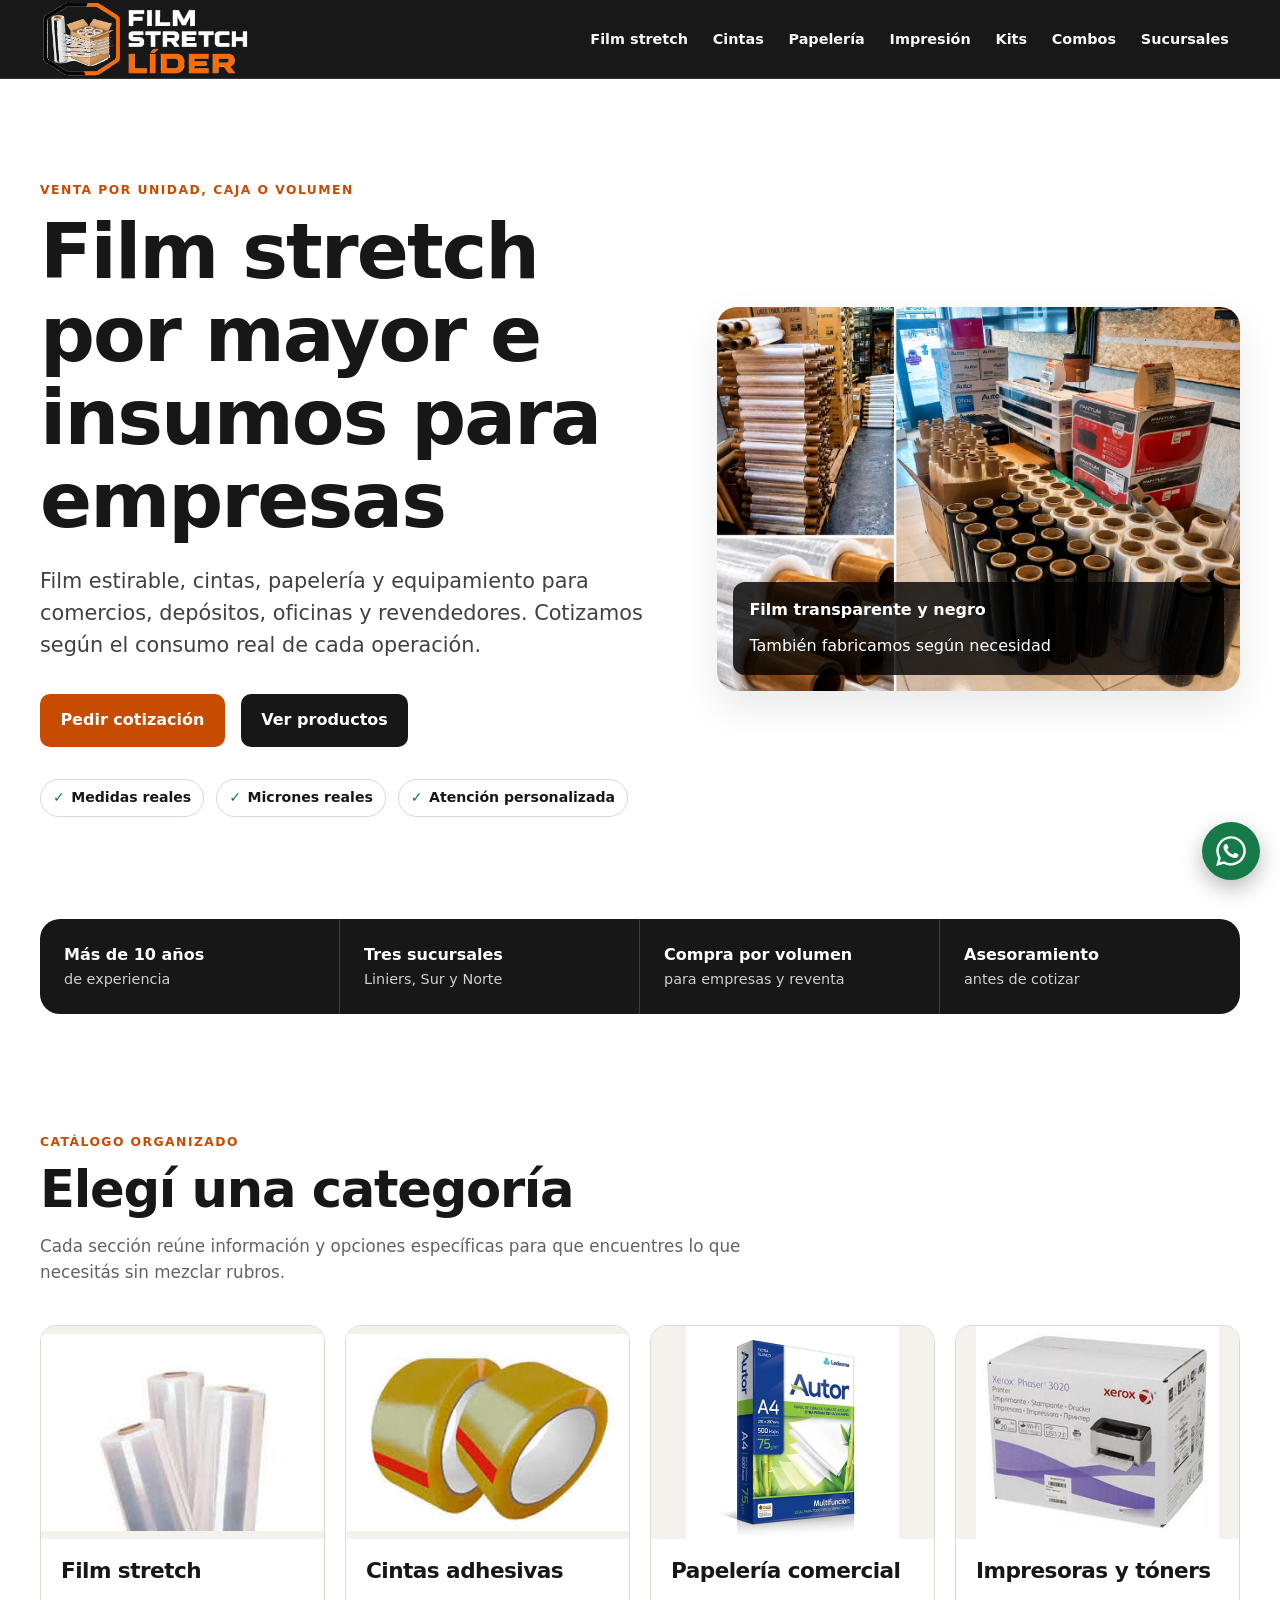
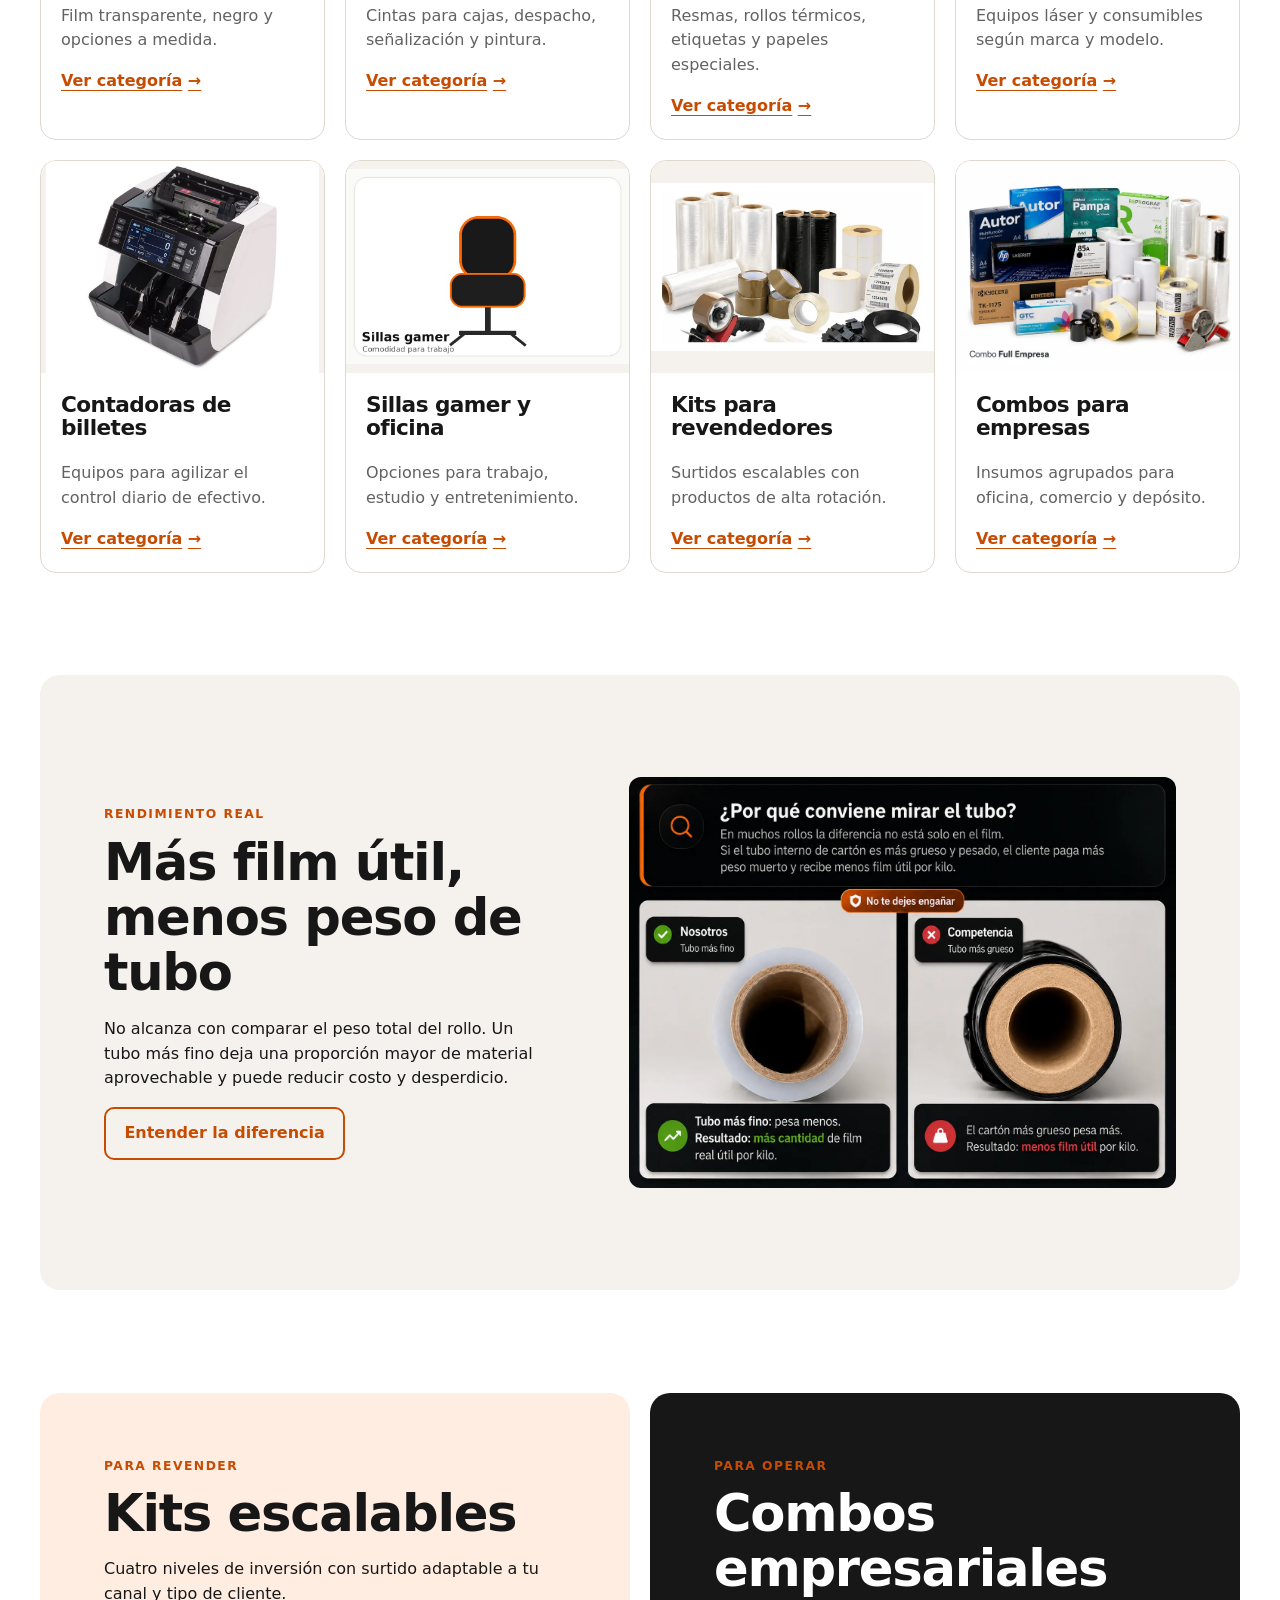
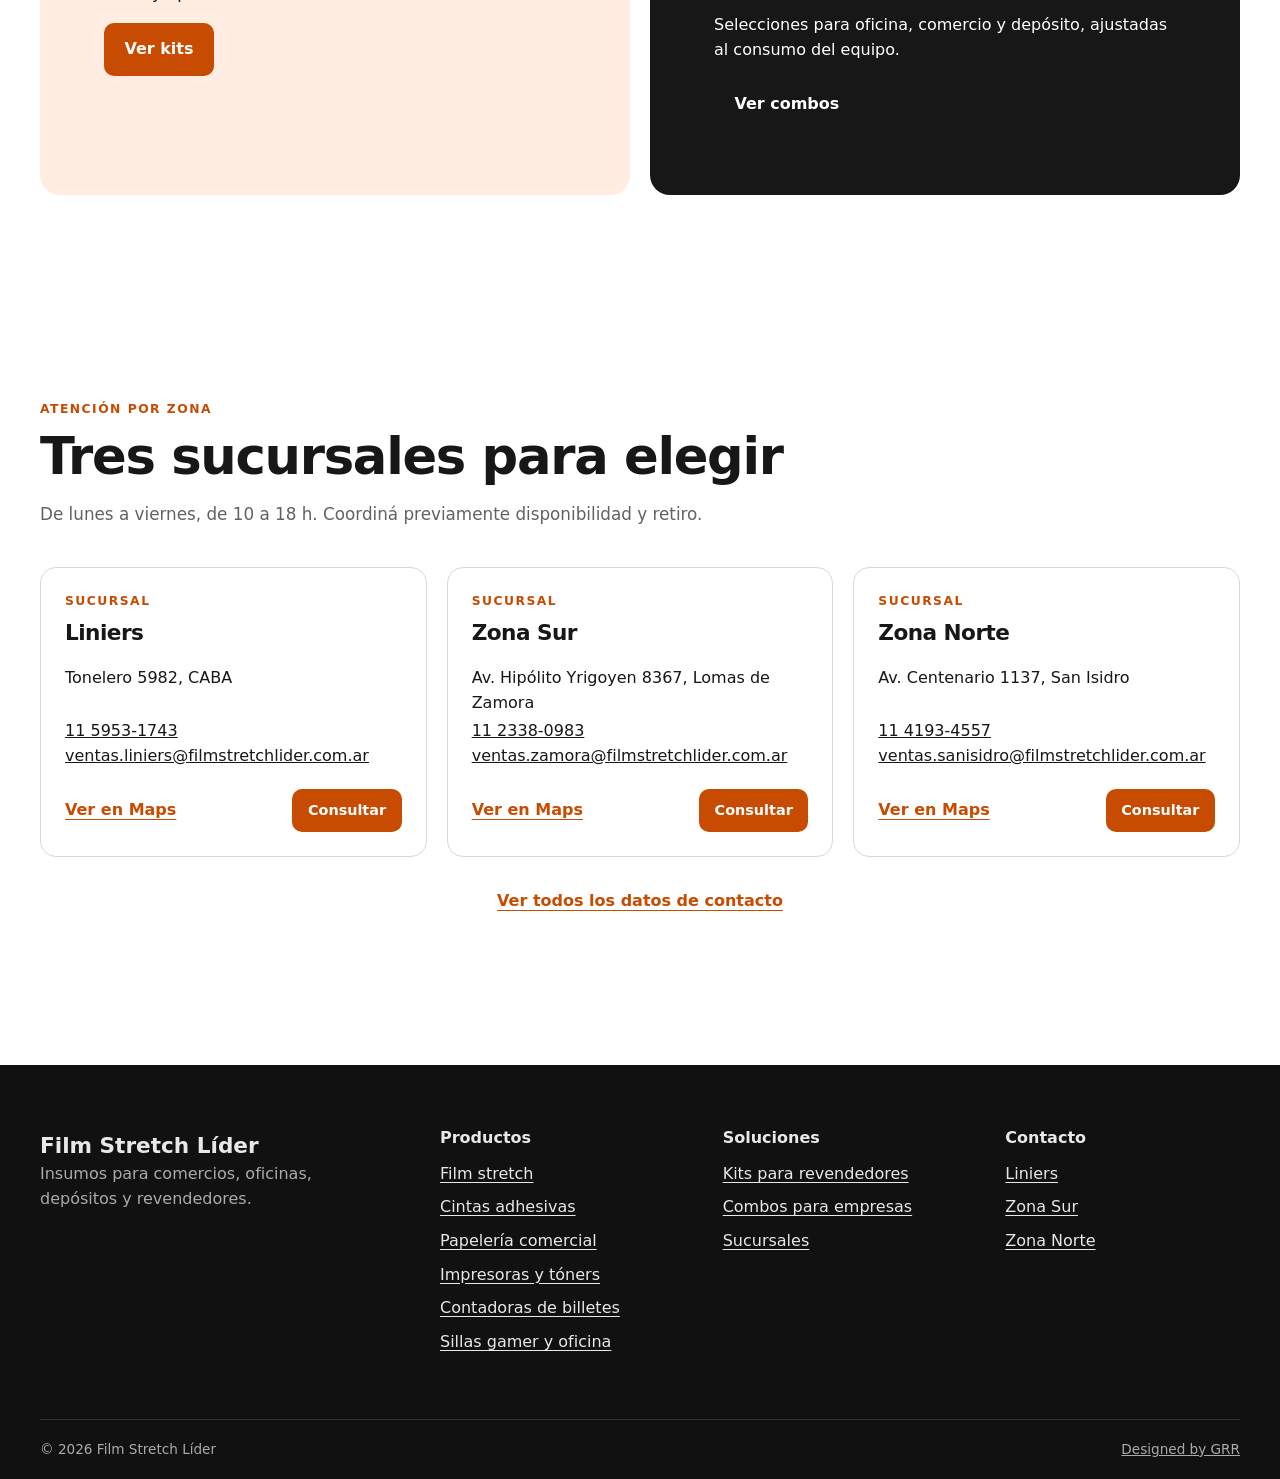
<file: index.html>
<!DOCTYPE html><html lang="es-AR"><head>
  <meta charset="utf-8"><meta name="viewport" content="width=device-width, initial-scale=1">
  <title>Film stretch por mayor e insumos | Film Stretch Líder</title><meta name="description" content="Film stretch por mayor y a medida, cintas, papelería, impresoras y otros insumos para comercios, depósitos, oficinas y revendedores."><meta name="robots" content="index,follow">
  <link rel="canonical" href="https://www.filmstretchlider.com.ar/"><link rel="icon" type="image/png" href="assets/favicon.png">
  <meta name="theme-color" content="#111111"><meta property="og:locale" content="es_AR"><meta property="og:type" content="website">
  <meta property="og:title" content="Film stretch por mayor e insumos | Film Stretch Líder"><meta property="og:description" content="Film stretch por mayor y a medida, cintas, papelería, impresoras y otros insumos para comercios, depósitos, oficinas y revendedores."><meta property="og:url" content="https://www.filmstretchlider.com.ar/"><meta property="og:image" content="https://www.filmstretchlider.com.ar/assets/hero-collage.webp">
  <meta name="twitter:card" content="summary_large_image"><meta name="twitter:title" content="Film stretch por mayor e insumos | Film Stretch Líder"><meta name="twitter:description" content="Film stretch por mayor y a medida, cintas, papelería, impresoras y otros insumos para comercios, depósitos, oficinas y revendedores."><meta name="twitter:image" content="https://www.filmstretchlider.com.ar/assets/hero-collage.webp">
  <link rel="stylesheet" href="styles.css?v=20260719b">
  <script type="application/ld+json">{"@context":"https://schema.org","@graph":[{"@type":"Organization","@id":"https://www.filmstretchlider.com.ar/#organization","name":"Film Stretch Líder","url":"https://www.filmstretchlider.com.ar/","logo":"https://www.filmstretchlider.com.ar/assets/logo-filmstretchlider.png","email":"ventas.liniers@filmstretchlider.com.ar","contactPoint":[{"@type":"ContactPoint","telephone":"+54 9 11 5953-1743","contactType":"ventas","areaServed":"AR","availableLanguage":"Spanish"},{"@type":"ContactPoint","telephone":"+54 9 11 2338-0983","contactType":"ventas","areaServed":"AR","availableLanguage":"Spanish"},{"@type":"ContactPoint","telephone":"+54 9 11 4193-4557","contactType":"ventas","areaServed":"AR","availableLanguage":"Spanish"}]},{"@type":"WebSite","@id":"https://www.filmstretchlider.com.ar/#website","url":"https://www.filmstretchlider.com.ar/","name":"Film Stretch Líder","publisher":{"@id":"https://www.filmstretchlider.com.ar/#organization"},"inLanguage":"es-AR"}]}</script>
</head><body>
<header class="site-header" data-site-header>
  <a class="skip-link" href="#contenido">Saltar al contenido</a>
  <div class="header-inner">
    <a class="brand-logo" href="index.html" aria-label="Film Stretch Líder — Inicio"><img src="assets/logo-filmstretchlider.png" width="760" height="281" alt="Film Stretch Líder" fetchpriority="high" decoding="async"></a>
    <button class="menu-toggle" type="button" aria-expanded="false" aria-controls="main-nav"><span aria-hidden="true">☰</span> Menú</button>
    <nav id="main-nav" class="main-nav" aria-label="Navegación principal">
      <a href="film-stretch/">Film stretch</a><a href="cintas-adhesivas/">Cintas</a><a href="papeleria-comercial/">Papelería</a><a href="impresoras-toners/">Impresión</a><a href="kits-revendedores/">Kits</a><a href="combos-empresas/">Combos</a><a href="sucursales/">Sucursales</a>
    </nav>
  </div>
</header><main id="contenido">
  <section class="home-hero"><div class="hero-copy"><p class="kicker">Venta por unidad, caja o volumen</p><h1>Film stretch por mayor e insumos para empresas</h1><p class="lead">Film estirable, cintas, papelería y equipamiento para comercios, depósitos, oficinas y revendedores. Cotizamos según el consumo real de cada operación.</p><div class="hero-actions"><button class="button js-open-whatsapp" type="button" data-product="cotización general">Pedir cotización</button><a class="button button-dark" href="#categorias">Ver productos</a></div><ul class="check-list horizontal"><li>Medidas reales</li><li>Micrones reales</li><li>Atención personalizada</li></ul></div><div class="hero-collage"><img src="assets/hero-collage.webp" width="1200" height="882" alt="Film stretch, cintas y papelería disponibles" fetchpriority="high" decoding="async"><div><strong>Film transparente y negro</strong><span>También fabricamos según necesidad</span></div></div></section>
  <section class="proof"><div><strong>Más de 10 años</strong><span>de experiencia</span></div><div><strong>Tres sucursales</strong><span>Liniers, Sur y Norte</span></div><div><strong>Compra por volumen</strong><span>para empresas y reventa</span></div><div><strong>Asesoramiento</strong><span>antes de cotizar</span></div></section>
  <section class="section" id="categorias"><div class="section-heading"><p class="kicker">Catálogo organizado</p><h2>Elegí una categoría</h2><p>Cada sección reúne información y opciones específicas para que encuentres lo que necesitás sin mezclar rubros.</p></div><div class="category-grid"><article class="category-card"><a class="card-media" href="film-stretch/"><img src="assets/film-stretch-3rollos.jpg" width="414" height="287" alt="Film stretch" loading="lazy" decoding="async"></a><div class="card-body"><h3><a href="film-stretch/">Film stretch</a></h3><p>Film transparente, negro y opciones a medida.</p><a class="text-link" href="film-stretch/">Ver categoría <span aria-hidden="true">→</span></a></div></article><article class="category-card"><a class="card-media" href="cintas-adhesivas/"><img src="assets/cinta-embalar.jpg" width="414" height="287" alt="Cintas adhesivas" loading="lazy" decoding="async"></a><div class="card-body"><h3><a href="cintas-adhesivas/">Cintas adhesivas</a></h3><p>Cintas para cajas, despacho, señalización y pintura.</p><a class="text-link" href="cintas-adhesivas/">Ver categoría <span aria-hidden="true">→</span></a></div></article><article class="category-card"><a class="card-media" href="papeleria-comercial/"><img src="assets/autor-a4-75g.jpg" width="415" height="415" alt="Papelería comercial" loading="lazy" decoding="async"></a><div class="card-body"><h3><a href="papeleria-comercial/">Papelería comercial</a></h3><p>Resmas, rollos térmicos, etiquetas y papeles especiales.</p><a class="text-link" href="papeleria-comercial/">Ver categoría <span aria-hidden="true">→</span></a></div></article><article class="category-card"><a class="card-media" href="impresoras-toners/"><img src="assets/xerox-3020-wifi.jpg" width="415" height="362" alt="Impresoras y tóners" loading="lazy" decoding="async"></a><div class="card-body"><h3><a href="impresoras-toners/">Impresoras y tóners</a></h3><p>Equipos láser y consumibles según marca y modelo.</p><a class="text-link" href="impresoras-toners/">Ver categoría <span aria-hidden="true">→</span></a></div></article><article class="category-card"><a class="card-media" href="contadoras-billetes/"><img src="assets/contadora-billetes.jpg" width="900" height="700" alt="Contadoras de billetes" loading="lazy" decoding="async"></a><div class="card-body"><h3><a href="contadoras-billetes/">Contadoras de billetes</a></h3><p>Equipos para agilizar el control diario de efectivo.</p><a class="text-link" href="contadoras-billetes/">Ver categoría <span aria-hidden="true">→</span></a></div></article><article class="category-card"><a class="card-media" href="sillas-gamer/"><img src="assets/sillas-gamer.jpg" width="900" height="620" alt="Sillas gamer y oficina" loading="lazy" decoding="async"></a><div class="card-body"><h3><a href="sillas-gamer/">Sillas gamer y oficina</a></h3><p>Opciones para trabajo, estudio y entretenimiento.</p><a class="text-link" href="sillas-gamer/">Ver categoría <span aria-hidden="true">→</span></a></div></article><article class="category-card"><a class="card-media" href="kits-revendedores/"><img src="assets/kit-seller-final.webp" width="876" height="520" alt="Kits para revendedores" loading="lazy" decoding="async"></a><div class="card-body"><h3><a href="kits-revendedores/">Kits para revendedores</a></h3><p>Surtidos escalables con productos de alta rotación.</p><a class="text-link" href="kits-revendedores/">Ver categoría <span aria-hidden="true">→</span></a></div></article><article class="category-card"><a class="card-media" href="combos-empresas/"><img src="assets/combo-full-empresa-final.webp" width="693" height="520" alt="Combos para empresas" loading="lazy" decoding="async"></a><div class="card-body"><h3><a href="combos-empresas/">Combos para empresas</a></h3><p>Insumos agrupados para oficina, comercio y depósito.</p><a class="text-link" href="combos-empresas/">Ver categoría <span aria-hidden="true">→</span></a></div></article></div></section>
  <section class="section comparison"><div><p class="kicker">Rendimiento real</p><h2>Más film útil, menos peso de tubo</h2><p>No alcanza con comparar el peso total del rollo. Un tubo más fino deja una proporción mayor de material aprovechable y puede reducir costo y desperdicio.</p><a class="button button-outline" href="film-stretch/">Entender la diferencia</a></div><img src="assets/comparativa-tubos-filmstretchlider-final.webp" width="1448" height="1086" alt="Comparación real de tubos de film stretch" loading="lazy" decoding="async"></section>
  <section class="section audience"><article><p class="kicker">Para revender</p><h2>Kits escalables</h2><p>Cuatro niveles de inversión con surtido adaptable a tu canal y tipo de cliente.</p><a class="button" href="kits-revendedores/">Ver kits</a></article><article><p class="kicker">Para operar</p><h2>Combos empresariales</h2><p>Selecciones para oficina, comercio y depósito, ajustadas al consumo del equipo.</p><a class="button button-dark" href="combos-empresas/">Ver combos</a></article></section>
  <section class="section" id="sucursales"><div class="section-heading"><p class="kicker">Atención por zona</p><h2>Tres sucursales para elegir</h2><p>De lunes a viernes, de 10 a 18 h. Coordiná previamente disponibilidad y retiro.</p></div><div class="branch-grid"><article class="branch-card"><p class="kicker">Sucursal</p><h3>Liniers</h3><address>Tonelero 5982, CABA</address><p><a href="tel:+5491159531743">11&nbsp;5953&#8209;1743</a><br><a href="mailto:ventas.liniers@filmstretchlider.com.ar">ventas.liniers@filmstretchlider.com.ar</a></p><div><a class="text-link" href="https://www.google.com/maps/search/?api=1&query=Tonelero+5982+CABA" target="_blank" rel="noopener noreferrer">Ver en Maps</a><button class="button button-small js-open-whatsapp" type="button" data-product="consulta para Liniers">Consultar</button></div></article><article class="branch-card"><p class="kicker">Sucursal</p><h3>Zona Sur</h3><address>Av. Hipólito Yrigoyen 8367, Lomas de Zamora</address><p><a href="tel:+5491123380983">11&nbsp;2338&#8209;0983</a><br><a href="mailto:ventas.zamora@filmstretchlider.com.ar">ventas.zamora@filmstretchlider.com.ar</a></p><div><a class="text-link" href="https://www.google.com/maps/search/?api=1&query=Av+Hipolito+Yrigoyen+8367+Lomas+de+Zamora" target="_blank" rel="noopener noreferrer">Ver en Maps</a><button class="button button-small js-open-whatsapp" type="button" data-product="consulta para Zona Sur">Consultar</button></div></article><article class="branch-card"><p class="kicker">Sucursal</p><h3>Zona Norte</h3><address>Av. Centenario 1137, San Isidro</address><p><a href="tel:+5491141934557">11&nbsp;4193&#8209;4557</a><br><a href="mailto:ventas.sanisidro@filmstretchlider.com.ar">ventas.sanisidro@filmstretchlider.com.ar</a></p><div><a class="text-link" href="https://www.google.com/maps/search/?api=1&query=Av+Centenario+1137+San+Isidro" target="_blank" rel="noopener noreferrer">Ver en Maps</a><button class="button button-small js-open-whatsapp" type="button" data-product="consulta para Zona Norte">Consultar</button></div></article></div><div class="center"><a class="text-link" href="sucursales/">Ver todos los datos de contacto</a></div></section>
</main><footer class="site-footer">
  <div class="footer-grid">
    <div><a class="footer-logo" href="index.html">Film Stretch Líder</a><p>Insumos para comercios, oficinas, depósitos y revendedores.</p></div>
    <div><h2>Productos</h2><ul><li><a href="film-stretch/">Film stretch</a></li><li><a href="cintas-adhesivas/">Cintas adhesivas</a></li><li><a href="papeleria-comercial/">Papelería comercial</a></li><li><a href="impresoras-toners/">Impresoras y tóners</a></li><li><a href="contadoras-billetes/">Contadoras de billetes</a></li><li><a href="sillas-gamer/">Sillas gamer y oficina</a></li></ul></div>
    <div><h2>Soluciones</h2><ul><li><a href="kits-revendedores/">Kits para revendedores</a></li><li><a href="combos-empresas/">Combos para empresas</a></li><li><a href="sucursales/">Sucursales</a></li></ul></div>
    <div><h2>Contacto</h2><ul><li><a href="mailto:ventas.liniers@filmstretchlider.com.ar">Liniers</a></li><li><a href="mailto:ventas.zamora@filmstretchlider.com.ar">Zona Sur</a></li><li><a href="mailto:ventas.sanisidro@filmstretchlider.com.ar">Zona Norte</a></li></ul></div>
  </div>
  <div class="footer-bottom"><span>© 2026 Film Stretch Líder</span><a href="https://www.instagram.com/gonzaloramonrios/" target="_blank" rel="noopener noreferrer">Designed by GRR</a></div>
</footer><button class="floating-whatsapp js-open-whatsapp" type="button" data-product="consulta general" aria-label="Consultar por WhatsApp"><svg viewBox="0 0 448 512" aria-hidden="true" focusable="false"><path fill="currentColor" d="M380.9 97.1C339 55.1 283.2 32 223.9 32c-122.4 0-221.7 99.6-221.7 222 0 39.1 10.2 77.3 29.6 111L.3 480l117.7-30.9c32.4 17.7 68.9 27 106 27h.1c122.3 0 224.1-99.6 224.1-222 0-59.3-25.2-115-67.3-157zm-157 341.6c-33.2 0-65.7-8.9-94-25.8l-6.7-4-69.8 18.3L72 359.2l-4.4-7c-18.5-29.4-28.2-63.4-28.2-98.2 0-101.7 82.8-184.5 184.6-184.5 49.3 0 95.6 19.2 130.4 54.1 34.8 34.9 56.2 81.2 56.1 130.5 0 101.8-84.9 184.6-186.6 184.6zm101.2-138.2c-5.5-2.8-32.8-16.1-37.9-18-5.1-1.9-8.8-2.8-12.5 2.8-3.7 5.6-14.3 18-17.6 21.8-3.2 3.7-6.5 4.2-12 1.4-32.6-16.3-54-29.1-75.6-66-5.7-9.8 5.7-9.1 16.3-30.3 1.8-3.7.9-6.9-.5-9.7-1.4-2.8-12.5-30.1-17.1-41.2-4.5-10.8-9.1-9.3-12.5-9.5-3.2-.2-6.9-.2-10.6-.2-3.7 0-9.7 1.4-14.8 6.9-5.1 5.6-19.4 19-19.4 46.3s19.9 53.7 22.6 57.4c2.8 3.7 39.1 59.7 94.8 83.8 35.2 15.2 49 16.5 66.6 13.9 10.7-1.6 32.8-13.4 37.4-26.4 4.6-13 4.6-24.1 3.2-26.4-1.3-2.5-5-3.9-10.5-6.6z"/></svg></button>
<div class="whatsapp-modal" hidden>
  <div class="modal-backdrop" data-close-modal></div>
  <section class="modal-panel" role="dialog" aria-modal="true" aria-labelledby="whatsapp-title" aria-describedby="whatsapp-product">
    <button class="modal-close" type="button" data-close-modal aria-label="Cerrar">×</button>
    <p class="kicker">Atención personalizada</p><h2 id="whatsapp-title">Elegí una sucursal</h2>
    <p id="whatsapp-product" data-modal-product>Consulta general</p>
    <div class="branch-options"><a href="#" data-whatsapp data-phone="5491159531743" data-branch="Liniers"><strong>Liniers</strong><span class="branch-address">Tonelero 5982, CABA</span><span class="branch-phone">WhatsApp: 11 5953-1743</span></a><a href="#" data-whatsapp data-phone="5491123380983" data-branch="Zona Sur"><strong>Zona Sur</strong><span class="branch-address">Av. Hipólito Yrigoyen 8367, Lomas de Zamora</span><span class="branch-phone">WhatsApp: 11 2338-0983</span></a><a href="#" data-whatsapp data-phone="5491141934557" data-branch="Zona Norte"><strong>Zona Norte</strong><span class="branch-address">Av. Centenario 1137, San Isidro</span><span class="branch-phone">WhatsApp: 11 4193-4557</span></a></div>
    <p class="modal-note">El mensaje incluirá el producto consultado para agilizar la respuesta.</p>
  </section>
</div>
<script src="script.js" defer></script></body></html>
</file>
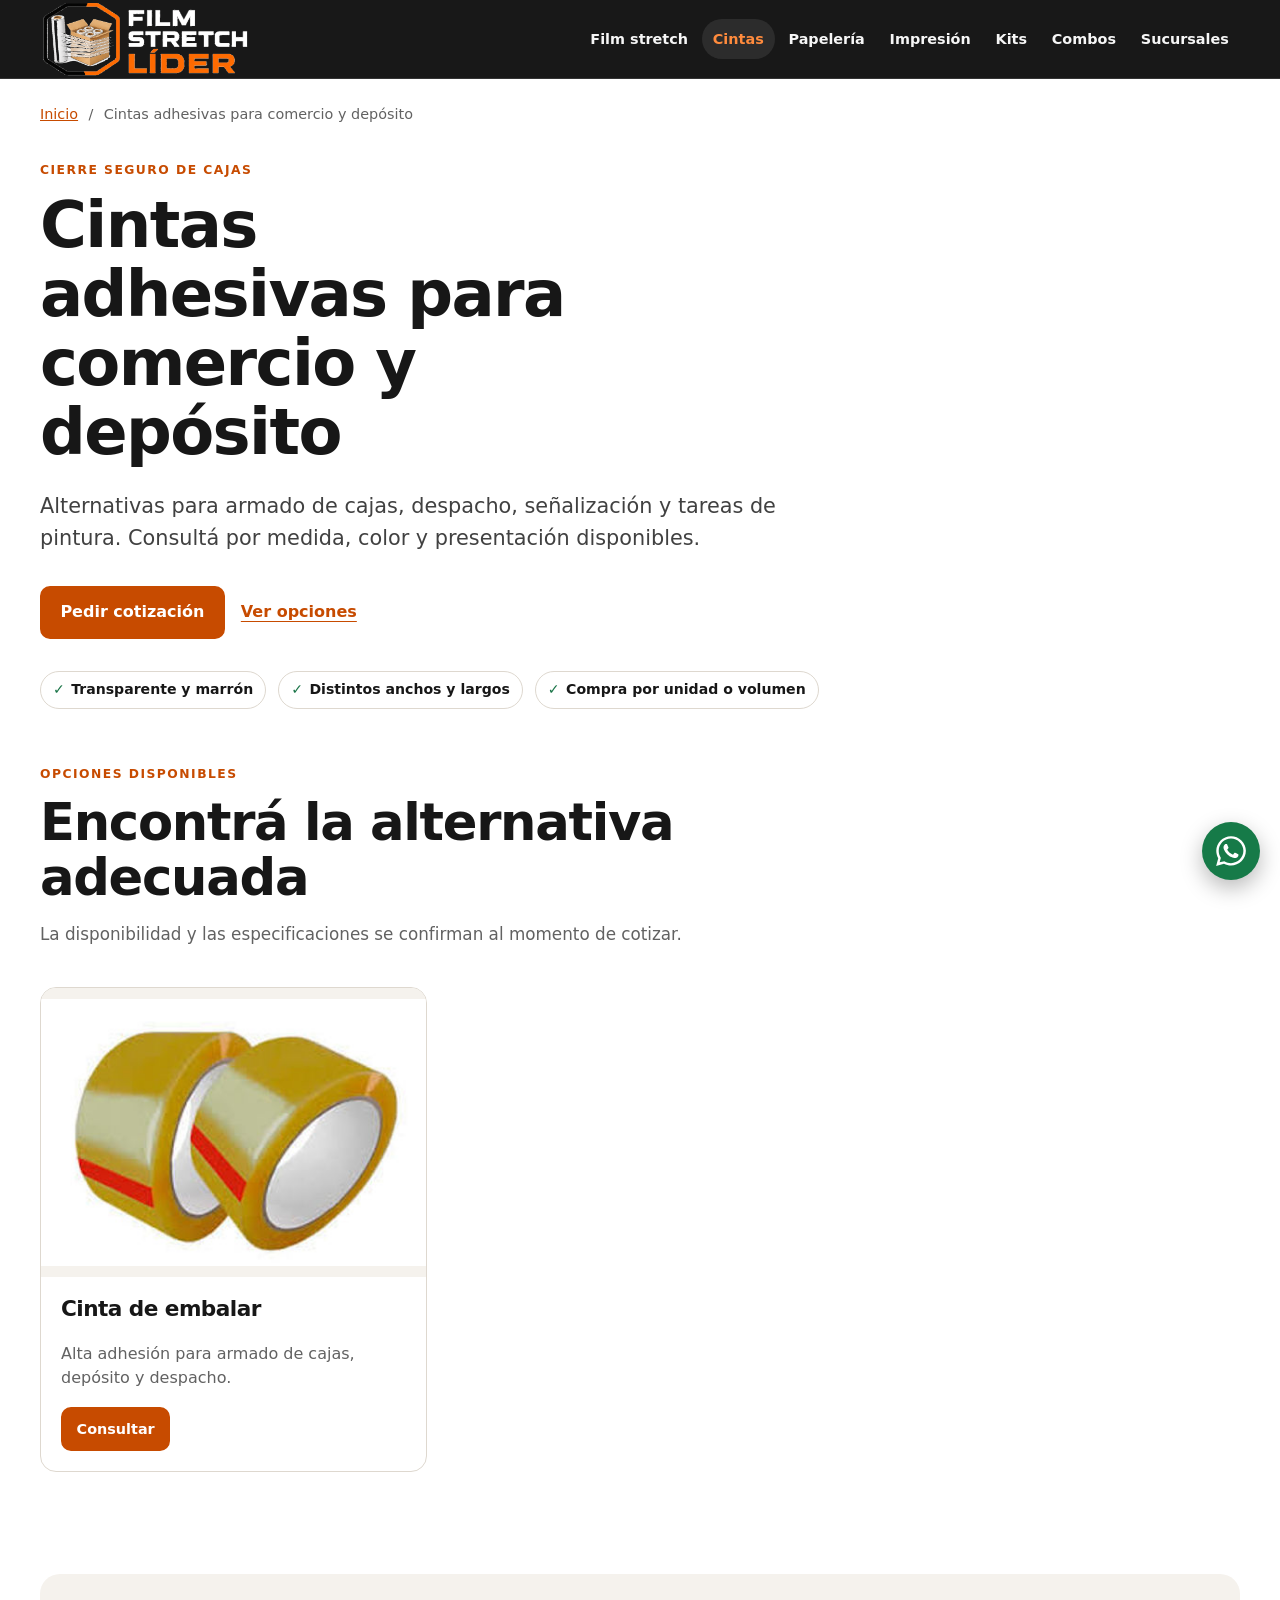
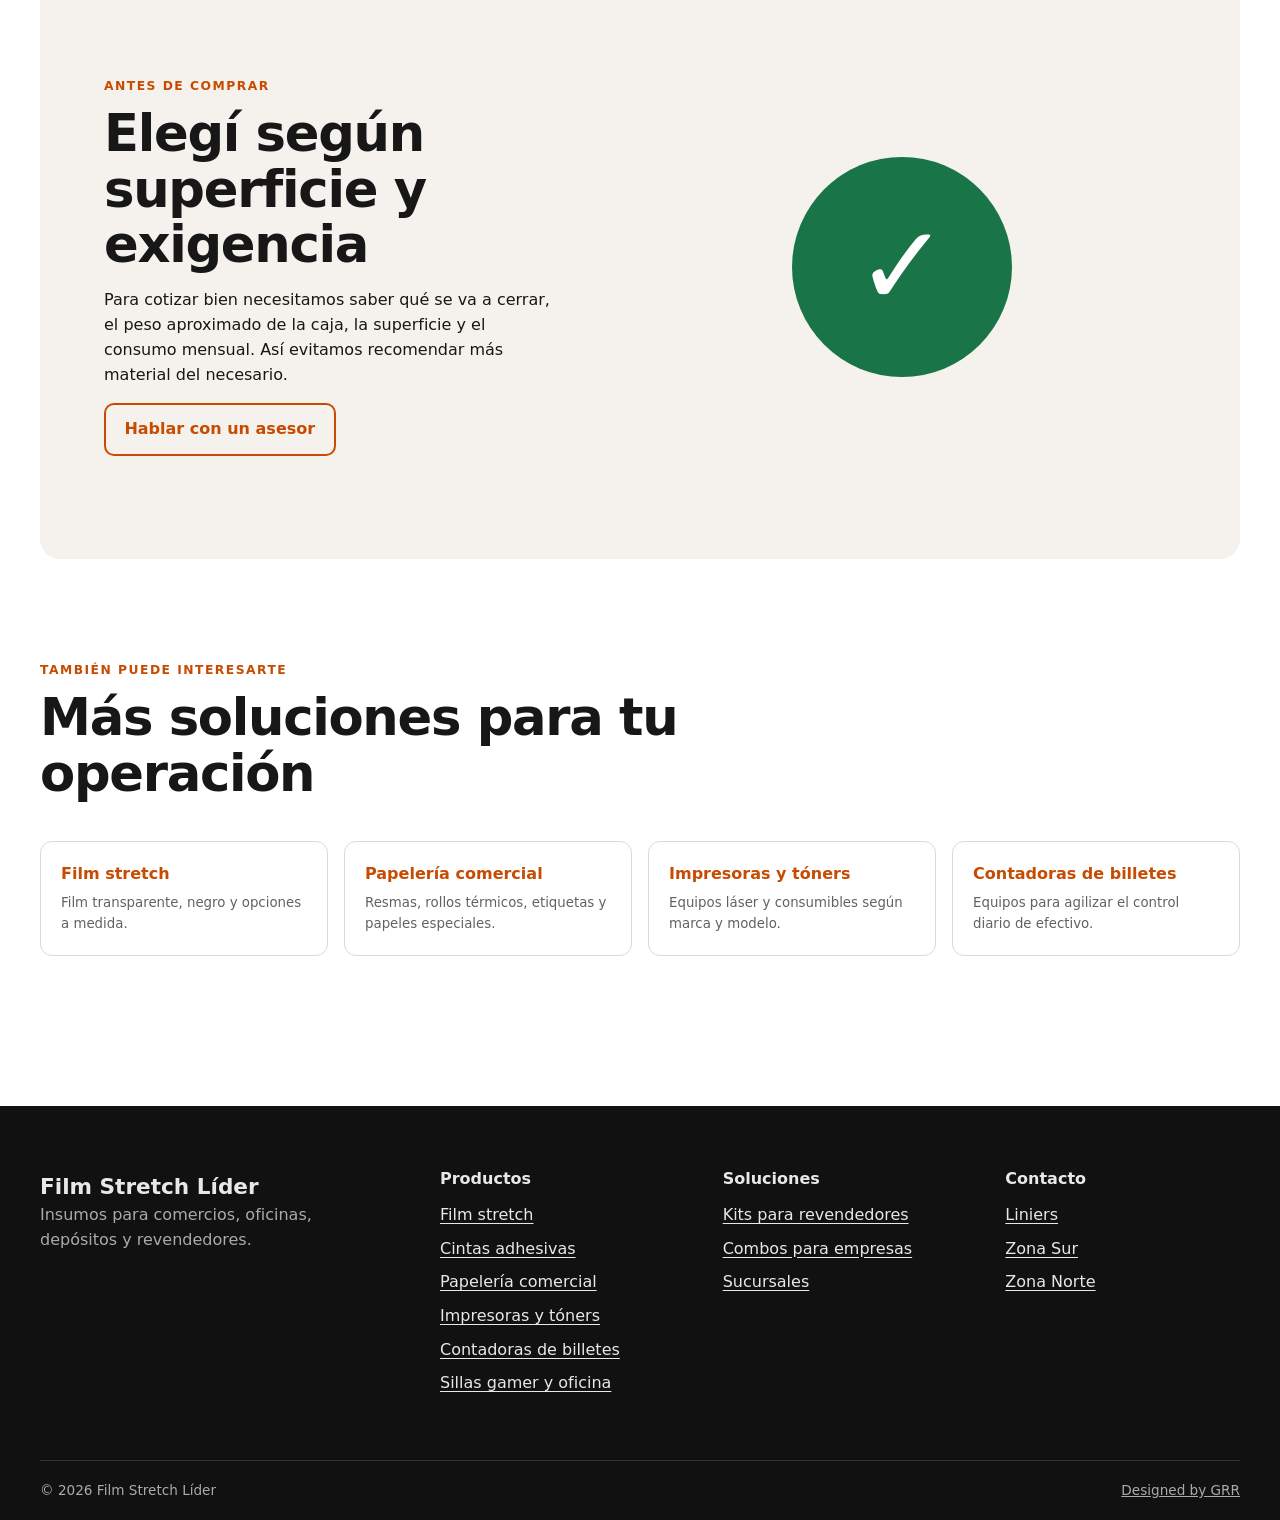
<file: cintas-adhesivas/index.html>
<!DOCTYPE html><html lang="es-AR"><head>
  <meta charset="utf-8"><meta name="viewport" content="width=device-width, initial-scale=1">
  <title>Cintas adhesivas y de embalar | Film Stretch Líder</title><meta name="description" content="Cintas adhesivas transparentes, marrones y especiales para embalaje, despacho y pintura. Venta minorista y mayorista con asesoramiento."><meta name="robots" content="index,follow">
  <link rel="canonical" href="https://www.filmstretchlider.com.ar/cintas-adhesivas/"><link rel="icon" type="image/png" href="../assets/favicon.png">
  <meta name="theme-color" content="#111111"><meta property="og:locale" content="es_AR"><meta property="og:type" content="website">
  <meta property="og:title" content="Cintas adhesivas y de embalar | Film Stretch Líder"><meta property="og:description" content="Cintas adhesivas transparentes, marrones y especiales para embalaje, despacho y pintura. Venta minorista y mayorista con asesoramiento."><meta property="og:url" content="https://www.filmstretchlider.com.ar/cintas-adhesivas/"><meta property="og:image" content="https://www.filmstretchlider.com.ar/assets/cinta-embalar.jpg">
  <meta name="twitter:card" content="summary_large_image"><meta name="twitter:title" content="Cintas adhesivas y de embalar | Film Stretch Líder"><meta name="twitter:description" content="Cintas adhesivas transparentes, marrones y especiales para embalaje, despacho y pintura. Venta minorista y mayorista con asesoramiento."><meta name="twitter:image" content="https://www.filmstretchlider.com.ar/assets/cinta-embalar.jpg">
  <link rel="stylesheet" href="../styles.css?v=20260719b">
  <script type="application/ld+json">{"@context":"https://schema.org","@graph":[{"@type":"CollectionPage","@id":"https://www.filmstretchlider.com.ar/cintas-adhesivas/#webpage","url":"https://www.filmstretchlider.com.ar/cintas-adhesivas/","name":"Cintas adhesivas para comercio y depósito","description":"Cintas adhesivas transparentes, marrones y especiales para embalaje, despacho y pintura. Venta minorista y mayorista con asesoramiento.","inLanguage":"es-AR"},{"@type":"BreadcrumbList","itemListElement":[{"@type":"ListItem","position":1,"name":"Inicio","item":"https://www.filmstretchlider.com.ar/"},{"@type":"ListItem","position":2,"name":"Cintas adhesivas para comercio y depósito","item":"https://www.filmstretchlider.com.ar/cintas-adhesivas/"}]}]}</script>
</head><body>
<header class="site-header" data-site-header>
  <a class="skip-link" href="#contenido">Saltar al contenido</a>
  <div class="header-inner">
    <a class="brand-logo" href="../index.html" aria-label="Film Stretch Líder — Inicio"><img src="../assets/logo-filmstretchlider.png" width="760" height="281" alt="Film Stretch Líder" fetchpriority="high" decoding="async"></a>
    <button class="menu-toggle" type="button" aria-expanded="false" aria-controls="main-nav"><span aria-hidden="true">☰</span> Menú</button>
    <nav id="main-nav" class="main-nav" aria-label="Navegación principal">
      <a href="../film-stretch/">Film stretch</a><a href="../cintas-adhesivas/" aria-current="page">Cintas</a><a href="../papeleria-comercial/">Papelería</a><a href="../impresoras-toners/">Impresión</a><a href="../kits-revendedores/">Kits</a><a href="../combos-empresas/">Combos</a><a href="../sucursales/">Sucursales</a>
    </nav>
  </div>
</header><main id="contenido">
  <nav class="breadcrumbs" aria-label="Migas de pan"><a href="../index.html">Inicio</a><span aria-hidden="true">/</span><span>Cintas adhesivas para comercio y depósito</span></nav>
  <section class="category-hero"><div><p class="kicker">Cierre seguro de cajas</p><h1>Cintas adhesivas para comercio y depósito</h1><p class="lead">Alternativas para armado de cajas, despacho, señalización y tareas de pintura. Consultá por medida, color y presentación disponibles.</p><div class="hero-actions"><button class="button js-open-whatsapp" type="button" data-product="Cintas adhesivas para comercio y depósito">Pedir cotización</button><a class="text-link" href="#opciones">Ver opciones</a></div><ul class="check-list"><li>Transparente y marrón</li><li>Distintos anchos y largos</li><li>Compra por unidad o volumen</li></ul></div></section>
  <section class="section" id="opciones"><div class="section-heading"><p class="kicker">Opciones disponibles</p><h2>Encontrá la alternativa adecuada</h2><p>La disponibilidad y las especificaciones se confirman al momento de cotizar.</p></div><div class="product-grid"><article class="product-card">
    <div class="card-media"><img src="../assets/cinta-embalar.jpg" width="414" height="287" alt="Cinta de embalar" loading="lazy" decoding="async"></div>
    <div class="card-body"><h3>Cinta de embalar</h3><p>Alta adhesión para armado de cajas, depósito y despacho.</p><button class="button button-small js-open-whatsapp" type="button" data-product="cinta de embalar">Consultar</button></div>
  </article></div></section>
  <section class="section guide"><div><p class="kicker">Antes de comprar</p><h2>Elegí según superficie y exigencia</h2><p>Para cotizar bien necesitamos saber qué se va a cerrar, el peso aproximado de la caja, la superficie y el consumo mensual. Así evitamos recomendar más material del necesario.</p><button class="button button-outline js-open-whatsapp" type="button" data-product="asesoramiento sobre Cintas adhesivas para comercio y depósito">Hablar con un asesor</button></div><div class="guide-mark" aria-hidden="true">✓</div></section>
  <section class="section related"><div class="section-heading"><p class="kicker">También puede interesarte</p><h2>Más soluciones para tu operación</h2></div><div class="link-grid"><a href="../film-stretch/"><span>Film stretch</span><small>Film transparente, negro y opciones a medida.</small></a><a href="../papeleria-comercial/"><span>Papelería comercial</span><small>Resmas, rollos térmicos, etiquetas y papeles especiales.</small></a><a href="../impresoras-toners/"><span>Impresoras y tóners</span><small>Equipos láser y consumibles según marca y modelo.</small></a><a href="../contadoras-billetes/"><span>Contadoras de billetes</span><small>Equipos para agilizar el control diario de efectivo.</small></a></div></section>
</main><footer class="site-footer">
  <div class="footer-grid">
    <div><a class="footer-logo" href="../index.html">Film Stretch Líder</a><p>Insumos para comercios, oficinas, depósitos y revendedores.</p></div>
    <div><h2>Productos</h2><ul><li><a href="../film-stretch/">Film stretch</a></li><li><a href="../cintas-adhesivas/">Cintas adhesivas</a></li><li><a href="../papeleria-comercial/">Papelería comercial</a></li><li><a href="../impresoras-toners/">Impresoras y tóners</a></li><li><a href="../contadoras-billetes/">Contadoras de billetes</a></li><li><a href="../sillas-gamer/">Sillas gamer y oficina</a></li></ul></div>
    <div><h2>Soluciones</h2><ul><li><a href="../kits-revendedores/">Kits para revendedores</a></li><li><a href="../combos-empresas/">Combos para empresas</a></li><li><a href="../sucursales/">Sucursales</a></li></ul></div>
    <div><h2>Contacto</h2><ul><li><a href="mailto:ventas.liniers@filmstretchlider.com.ar">Liniers</a></li><li><a href="mailto:ventas.zamora@filmstretchlider.com.ar">Zona Sur</a></li><li><a href="mailto:ventas.sanisidro@filmstretchlider.com.ar">Zona Norte</a></li></ul></div>
  </div>
  <div class="footer-bottom"><span>© 2026 Film Stretch Líder</span><a href="https://www.instagram.com/gonzaloramonrios/" target="_blank" rel="noopener noreferrer">Designed by GRR</a></div>
</footer><button class="floating-whatsapp js-open-whatsapp" type="button" data-product="consulta general" aria-label="Consultar por WhatsApp"><svg viewBox="0 0 448 512" aria-hidden="true" focusable="false"><path fill="currentColor" d="M380.9 97.1C339 55.1 283.2 32 223.9 32c-122.4 0-221.7 99.6-221.7 222 0 39.1 10.2 77.3 29.6 111L.3 480l117.7-30.9c32.4 17.7 68.9 27 106 27h.1c122.3 0 224.1-99.6 224.1-222 0-59.3-25.2-115-67.3-157zm-157 341.6c-33.2 0-65.7-8.9-94-25.8l-6.7-4-69.8 18.3L72 359.2l-4.4-7c-18.5-29.4-28.2-63.4-28.2-98.2 0-101.7 82.8-184.5 184.6-184.5 49.3 0 95.6 19.2 130.4 54.1 34.8 34.9 56.2 81.2 56.1 130.5 0 101.8-84.9 184.6-186.6 184.6zm101.2-138.2c-5.5-2.8-32.8-16.1-37.9-18-5.1-1.9-8.8-2.8-12.5 2.8-3.7 5.6-14.3 18-17.6 21.8-3.2 3.7-6.5 4.2-12 1.4-32.6-16.3-54-29.1-75.6-66-5.7-9.8 5.7-9.1 16.3-30.3 1.8-3.7.9-6.9-.5-9.7-1.4-2.8-12.5-30.1-17.1-41.2-4.5-10.8-9.1-9.3-12.5-9.5-3.2-.2-6.9-.2-10.6-.2-3.7 0-9.7 1.4-14.8 6.9-5.1 5.6-19.4 19-19.4 46.3s19.9 53.7 22.6 57.4c2.8 3.7 39.1 59.7 94.8 83.8 35.2 15.2 49 16.5 66.6 13.9 10.7-1.6 32.8-13.4 37.4-26.4 4.6-13 4.6-24.1 3.2-26.4-1.3-2.5-5-3.9-10.5-6.6z"/></svg></button>
<div class="whatsapp-modal" hidden>
  <div class="modal-backdrop" data-close-modal></div>
  <section class="modal-panel" role="dialog" aria-modal="true" aria-labelledby="whatsapp-title" aria-describedby="whatsapp-product">
    <button class="modal-close" type="button" data-close-modal aria-label="Cerrar">×</button>
    <p class="kicker">Atención personalizada</p><h2 id="whatsapp-title">Elegí una sucursal</h2>
    <p id="whatsapp-product" data-modal-product>Consulta general</p>
    <div class="branch-options"><a href="#" data-whatsapp data-phone="5491159531743" data-branch="Liniers"><strong>Liniers</strong><span class="branch-address">Tonelero 5982, CABA</span><span class="branch-phone">WhatsApp: 11 5953-1743</span></a><a href="#" data-whatsapp data-phone="5491123380983" data-branch="Zona Sur"><strong>Zona Sur</strong><span class="branch-address">Av. Hipólito Yrigoyen 8367, Lomas de Zamora</span><span class="branch-phone">WhatsApp: 11 2338-0983</span></a><a href="#" data-whatsapp data-phone="5491141934557" data-branch="Zona Norte"><strong>Zona Norte</strong><span class="branch-address">Av. Centenario 1137, San Isidro</span><span class="branch-phone">WhatsApp: 11 4193-4557</span></a></div>
    <p class="modal-note">El mensaje incluirá el producto consultado para agilizar la respuesta.</p>
  </section>
</div>
<script src="../script.js" defer></script></body></html>
</file>
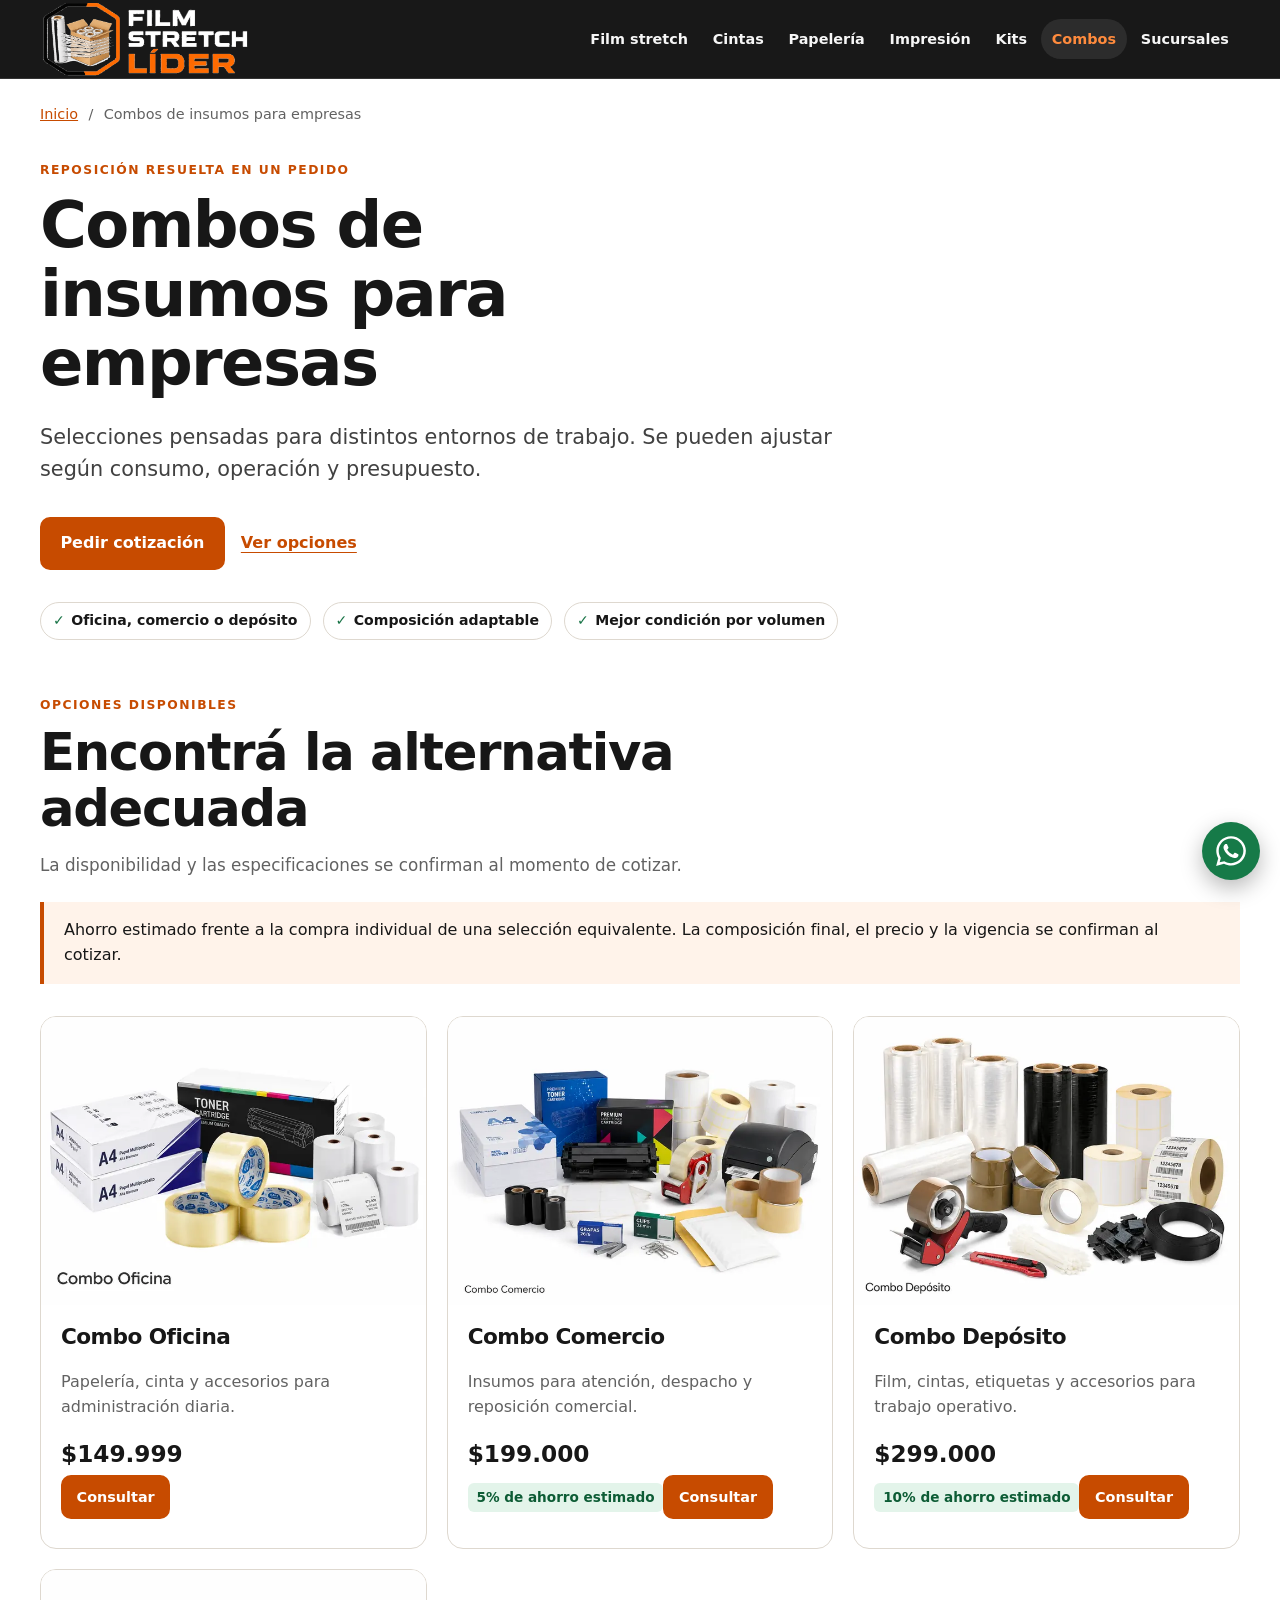
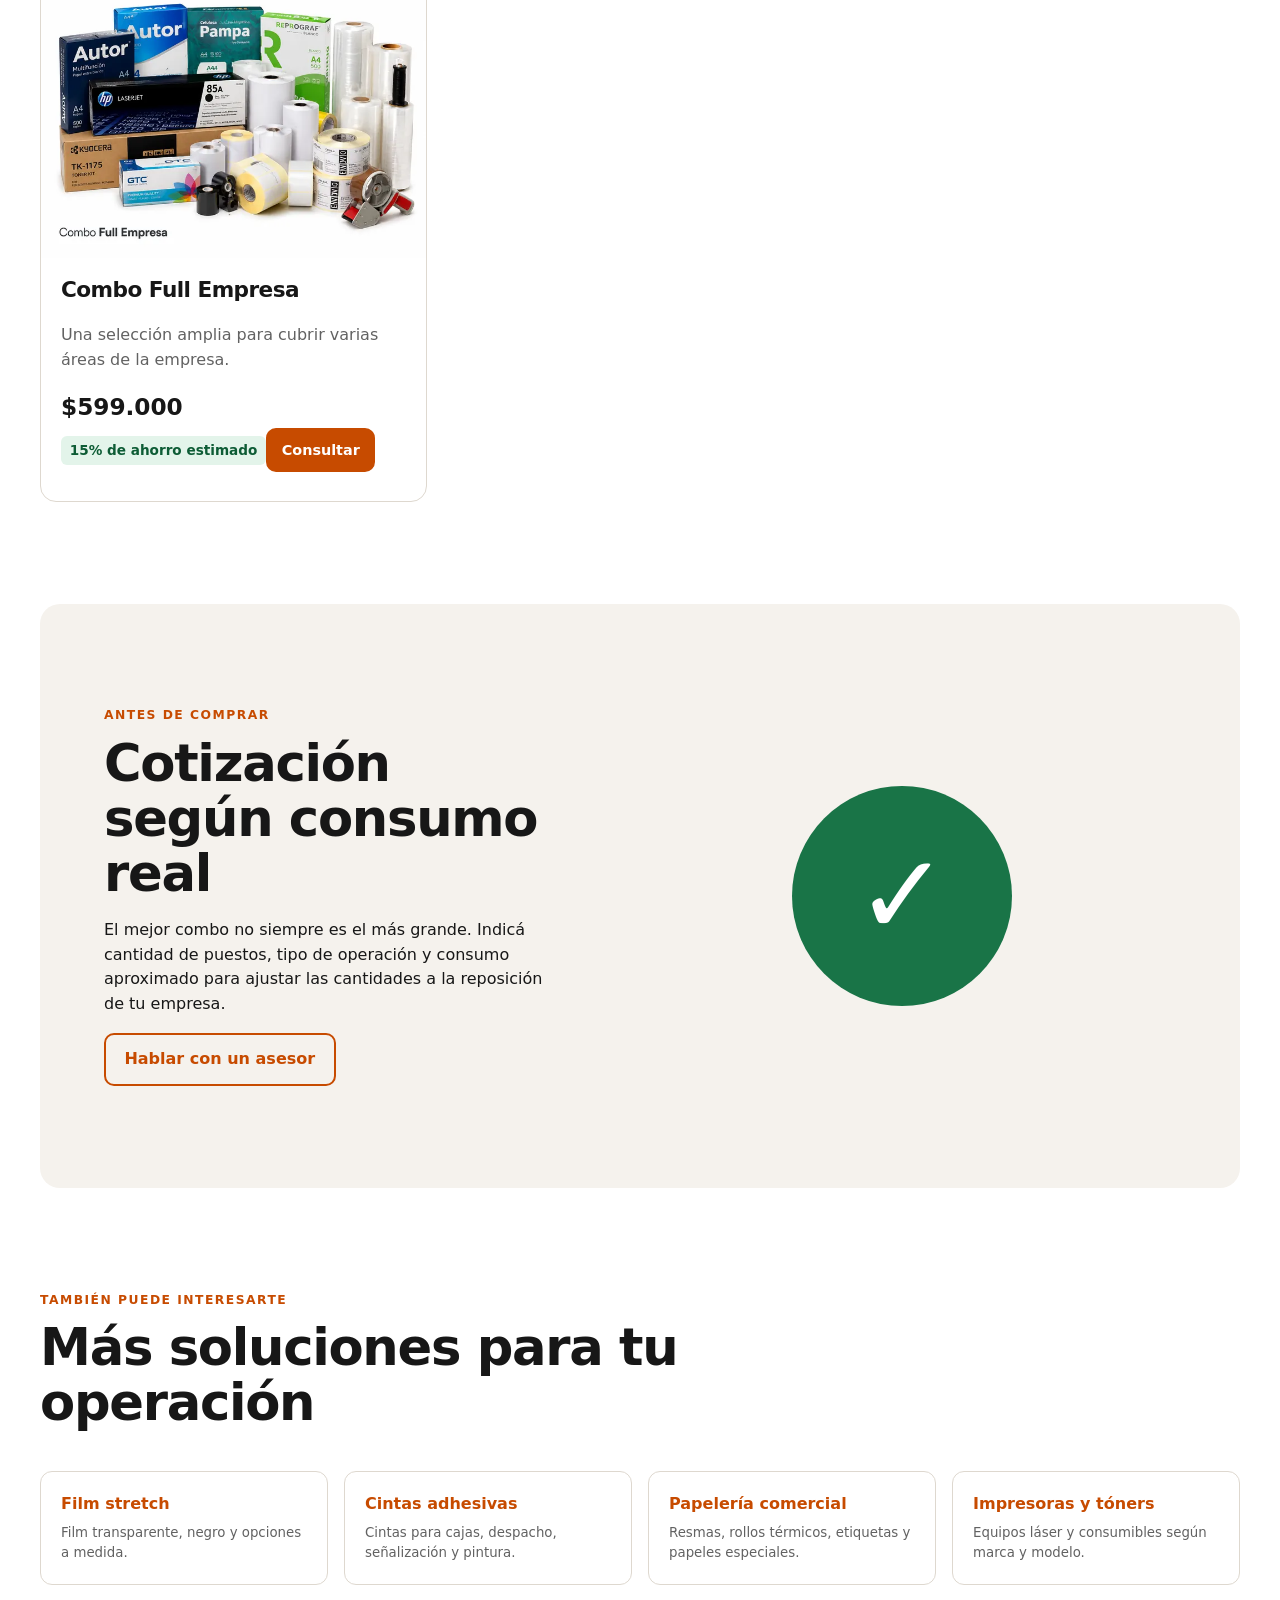
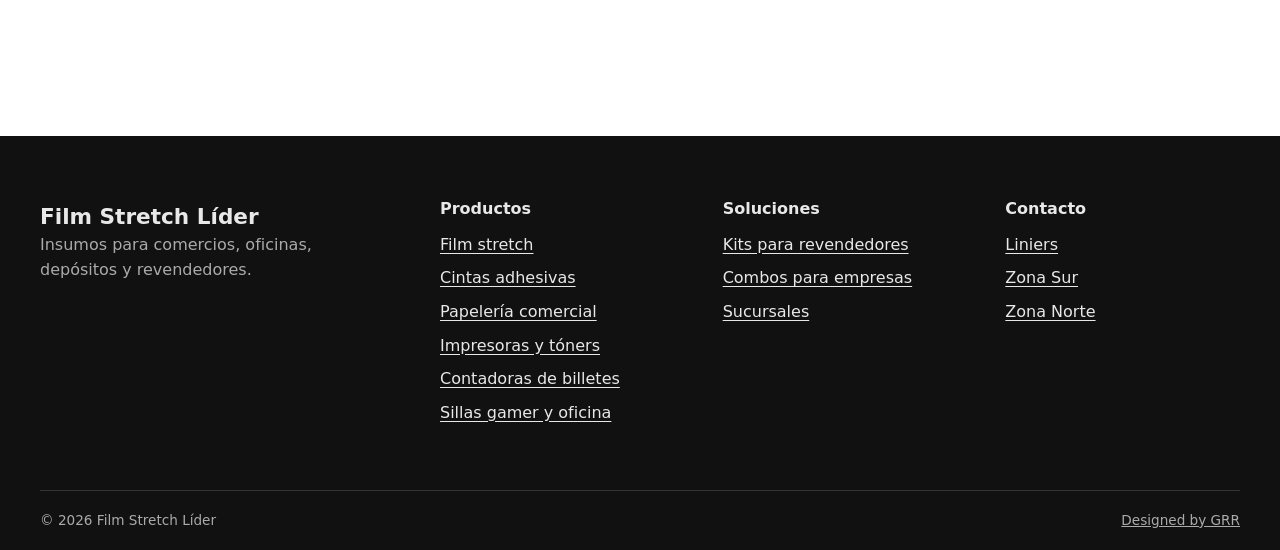
<file: combos-empresas/index.html>
<!DOCTYPE html><html lang="es-AR"><head>
  <meta charset="utf-8"><meta name="viewport" content="width=device-width, initial-scale=1">
  <title>Combos de insumos para empresas | Film Stretch Líder</title><meta name="description" content="Combos de insumos para oficinas, comercios y depósitos. Alternativas por volumen con composición adaptable y cotización personalizada."><meta name="robots" content="index,follow">
  <link rel="canonical" href="https://www.filmstretchlider.com.ar/combos-empresas/"><link rel="icon" type="image/png" href="../assets/favicon.png">
  <meta name="theme-color" content="#111111"><meta property="og:locale" content="es_AR"><meta property="og:type" content="website">
  <meta property="og:title" content="Combos de insumos para empresas | Film Stretch Líder"><meta property="og:description" content="Combos de insumos para oficinas, comercios y depósitos. Alternativas por volumen con composición adaptable y cotización personalizada."><meta property="og:url" content="https://www.filmstretchlider.com.ar/combos-empresas/"><meta property="og:image" content="https://www.filmstretchlider.com.ar/assets/combo-full-empresa-final.webp">
  <meta name="twitter:card" content="summary_large_image"><meta name="twitter:title" content="Combos de insumos para empresas | Film Stretch Líder"><meta name="twitter:description" content="Combos de insumos para oficinas, comercios y depósitos. Alternativas por volumen con composición adaptable y cotización personalizada."><meta name="twitter:image" content="https://www.filmstretchlider.com.ar/assets/combo-full-empresa-final.webp">
  <link rel="stylesheet" href="../styles.css?v=20260719b">
  <script type="application/ld+json">{"@context":"https://schema.org","@graph":[{"@type":"CollectionPage","@id":"https://www.filmstretchlider.com.ar/combos-empresas/#webpage","url":"https://www.filmstretchlider.com.ar/combos-empresas/","name":"Combos de insumos para empresas","description":"Combos de insumos para oficinas, comercios y depósitos. Alternativas por volumen con composición adaptable y cotización personalizada.","inLanguage":"es-AR"},{"@type":"BreadcrumbList","itemListElement":[{"@type":"ListItem","position":1,"name":"Inicio","item":"https://www.filmstretchlider.com.ar/"},{"@type":"ListItem","position":2,"name":"Combos de insumos para empresas","item":"https://www.filmstretchlider.com.ar/combos-empresas/"}]}]}</script>
</head><body>
<header class="site-header" data-site-header>
  <a class="skip-link" href="#contenido">Saltar al contenido</a>
  <div class="header-inner">
    <a class="brand-logo" href="../index.html" aria-label="Film Stretch Líder — Inicio"><img src="../assets/logo-filmstretchlider.png" width="760" height="281" alt="Film Stretch Líder" fetchpriority="high" decoding="async"></a>
    <button class="menu-toggle" type="button" aria-expanded="false" aria-controls="main-nav"><span aria-hidden="true">☰</span> Menú</button>
    <nav id="main-nav" class="main-nav" aria-label="Navegación principal">
      <a href="../film-stretch/">Film stretch</a><a href="../cintas-adhesivas/">Cintas</a><a href="../papeleria-comercial/">Papelería</a><a href="../impresoras-toners/">Impresión</a><a href="../kits-revendedores/">Kits</a><a href="../combos-empresas/" aria-current="page">Combos</a><a href="../sucursales/">Sucursales</a>
    </nav>
  </div>
</header><main id="contenido">
  <nav class="breadcrumbs" aria-label="Migas de pan"><a href="../index.html">Inicio</a><span aria-hidden="true">/</span><span>Combos de insumos para empresas</span></nav>
  <section class="category-hero"><div><p class="kicker">Reposición resuelta en un pedido</p><h1>Combos de insumos para empresas</h1><p class="lead">Selecciones pensadas para distintos entornos de trabajo. Se pueden ajustar según consumo, operación y presupuesto.</p><div class="hero-actions"><button class="button js-open-whatsapp" type="button" data-product="Combos de insumos para empresas">Pedir cotización</button><a class="text-link" href="#opciones">Ver opciones</a></div><ul class="check-list"><li>Oficina, comercio o depósito</li><li>Composición adaptable</li><li>Mejor condición por volumen</li></ul></div></section>
  <section class="section" id="opciones"><div class="section-heading"><p class="kicker">Opciones disponibles</p><h2>Encontrá la alternativa adecuada</h2><p>La disponibilidad y las especificaciones se confirman al momento de cotizar.</p></div><p class="disclaimer">Ahorro estimado frente a la compra individual de una selección equivalente. La composición final, el precio y la vigencia se confirman al cotizar.</p><div class="product-grid"><article class="product-card">
    <div class="card-media"><img src="../assets/combo-oficina-final.webp" width="693" height="520" alt="Combo Oficina" loading="lazy" decoding="async"></div>
    <div class="card-body"><h3>Combo Oficina</h3><p>Papelería, cinta y accesorios para administración diaria.</p><p class="price">$149.999</p><button class="button button-small js-open-whatsapp" type="button" data-product="Combo Oficina">Consultar</button></div>
  </article><article class="product-card">
    <div class="card-media"><img src="../assets/combo-comercio-final.webp" width="693" height="520" alt="Combo Comercio" loading="lazy" decoding="async"></div>
    <div class="card-body"><h3>Combo Comercio</h3><p>Insumos para atención, despacho y reposición comercial.</p><p class="price">$199.000</p><p class="saving">5% de ahorro estimado</p><button class="button button-small js-open-whatsapp" type="button" data-product="Combo Comercio">Consultar</button></div>
  </article><article class="product-card">
    <div class="card-media"><img src="../assets/combo-deposito-final.webp" width="693" height="520" alt="Combo Depósito" loading="lazy" decoding="async"></div>
    <div class="card-body"><h3>Combo Depósito</h3><p>Film, cintas, etiquetas y accesorios para trabajo operativo.</p><p class="price">$299.000</p><p class="saving">10% de ahorro estimado</p><button class="button button-small js-open-whatsapp" type="button" data-product="Combo Depósito">Consultar</button></div>
  </article><article class="product-card">
    <div class="card-media"><img src="../assets/combo-full-empresa-final.webp" width="693" height="520" alt="Combo Full Empresa" loading="lazy" decoding="async"></div>
    <div class="card-body"><h3>Combo Full Empresa</h3><p>Una selección amplia para cubrir varias áreas de la empresa.</p><p class="price">$599.000</p><p class="saving">15% de ahorro estimado</p><button class="button button-small js-open-whatsapp" type="button" data-product="Combo Full Empresa">Consultar</button></div>
  </article></div></section>
  <section class="section guide"><div><p class="kicker">Antes de comprar</p><h2>Cotización según consumo real</h2><p>El mejor combo no siempre es el más grande. Indicá cantidad de puestos, tipo de operación y consumo aproximado para ajustar las cantidades a la reposición de tu empresa.</p><button class="button button-outline js-open-whatsapp" type="button" data-product="asesoramiento sobre Combos de insumos para empresas">Hablar con un asesor</button></div><div class="guide-mark" aria-hidden="true">✓</div></section>
  <section class="section related"><div class="section-heading"><p class="kicker">También puede interesarte</p><h2>Más soluciones para tu operación</h2></div><div class="link-grid"><a href="../film-stretch/"><span>Film stretch</span><small>Film transparente, negro y opciones a medida.</small></a><a href="../cintas-adhesivas/"><span>Cintas adhesivas</span><small>Cintas para cajas, despacho, señalización y pintura.</small></a><a href="../papeleria-comercial/"><span>Papelería comercial</span><small>Resmas, rollos térmicos, etiquetas y papeles especiales.</small></a><a href="../impresoras-toners/"><span>Impresoras y tóners</span><small>Equipos láser y consumibles según marca y modelo.</small></a></div></section>
</main><footer class="site-footer">
  <div class="footer-grid">
    <div><a class="footer-logo" href="../index.html">Film Stretch Líder</a><p>Insumos para comercios, oficinas, depósitos y revendedores.</p></div>
    <div><h2>Productos</h2><ul><li><a href="../film-stretch/">Film stretch</a></li><li><a href="../cintas-adhesivas/">Cintas adhesivas</a></li><li><a href="../papeleria-comercial/">Papelería comercial</a></li><li><a href="../impresoras-toners/">Impresoras y tóners</a></li><li><a href="../contadoras-billetes/">Contadoras de billetes</a></li><li><a href="../sillas-gamer/">Sillas gamer y oficina</a></li></ul></div>
    <div><h2>Soluciones</h2><ul><li><a href="../kits-revendedores/">Kits para revendedores</a></li><li><a href="../combos-empresas/">Combos para empresas</a></li><li><a href="../sucursales/">Sucursales</a></li></ul></div>
    <div><h2>Contacto</h2><ul><li><a href="mailto:ventas.liniers@filmstretchlider.com.ar">Liniers</a></li><li><a href="mailto:ventas.zamora@filmstretchlider.com.ar">Zona Sur</a></li><li><a href="mailto:ventas.sanisidro@filmstretchlider.com.ar">Zona Norte</a></li></ul></div>
  </div>
  <div class="footer-bottom"><span>© 2026 Film Stretch Líder</span><a href="https://www.instagram.com/gonzaloramonrios/" target="_blank" rel="noopener noreferrer">Designed by GRR</a></div>
</footer><button class="floating-whatsapp js-open-whatsapp" type="button" data-product="consulta general" aria-label="Consultar por WhatsApp"><svg viewBox="0 0 448 512" aria-hidden="true" focusable="false"><path fill="currentColor" d="M380.9 97.1C339 55.1 283.2 32 223.9 32c-122.4 0-221.7 99.6-221.7 222 0 39.1 10.2 77.3 29.6 111L.3 480l117.7-30.9c32.4 17.7 68.9 27 106 27h.1c122.3 0 224.1-99.6 224.1-222 0-59.3-25.2-115-67.3-157zm-157 341.6c-33.2 0-65.7-8.9-94-25.8l-6.7-4-69.8 18.3L72 359.2l-4.4-7c-18.5-29.4-28.2-63.4-28.2-98.2 0-101.7 82.8-184.5 184.6-184.5 49.3 0 95.6 19.2 130.4 54.1 34.8 34.9 56.2 81.2 56.1 130.5 0 101.8-84.9 184.6-186.6 184.6zm101.2-138.2c-5.5-2.8-32.8-16.1-37.9-18-5.1-1.9-8.8-2.8-12.5 2.8-3.7 5.6-14.3 18-17.6 21.8-3.2 3.7-6.5 4.2-12 1.4-32.6-16.3-54-29.1-75.6-66-5.7-9.8 5.7-9.1 16.3-30.3 1.8-3.7.9-6.9-.5-9.7-1.4-2.8-12.5-30.1-17.1-41.2-4.5-10.8-9.1-9.3-12.5-9.5-3.2-.2-6.9-.2-10.6-.2-3.7 0-9.7 1.4-14.8 6.9-5.1 5.6-19.4 19-19.4 46.3s19.9 53.7 22.6 57.4c2.8 3.7 39.1 59.7 94.8 83.8 35.2 15.2 49 16.5 66.6 13.9 10.7-1.6 32.8-13.4 37.4-26.4 4.6-13 4.6-24.1 3.2-26.4-1.3-2.5-5-3.9-10.5-6.6z"/></svg></button>
<div class="whatsapp-modal" hidden>
  <div class="modal-backdrop" data-close-modal></div>
  <section class="modal-panel" role="dialog" aria-modal="true" aria-labelledby="whatsapp-title" aria-describedby="whatsapp-product">
    <button class="modal-close" type="button" data-close-modal aria-label="Cerrar">×</button>
    <p class="kicker">Atención personalizada</p><h2 id="whatsapp-title">Elegí una sucursal</h2>
    <p id="whatsapp-product" data-modal-product>Consulta general</p>
    <div class="branch-options"><a href="#" data-whatsapp data-phone="5491159531743" data-branch="Liniers"><strong>Liniers</strong><span class="branch-address">Tonelero 5982, CABA</span><span class="branch-phone">WhatsApp: 11 5953-1743</span></a><a href="#" data-whatsapp data-phone="5491123380983" data-branch="Zona Sur"><strong>Zona Sur</strong><span class="branch-address">Av. Hipólito Yrigoyen 8367, Lomas de Zamora</span><span class="branch-phone">WhatsApp: 11 2338-0983</span></a><a href="#" data-whatsapp data-phone="5491141934557" data-branch="Zona Norte"><strong>Zona Norte</strong><span class="branch-address">Av. Centenario 1137, San Isidro</span><span class="branch-phone">WhatsApp: 11 4193-4557</span></a></div>
    <p class="modal-note">El mensaje incluirá el producto consultado para agilizar la respuesta.</p>
  </section>
</div>
<script src="../script.js" defer></script></body></html>
</file>
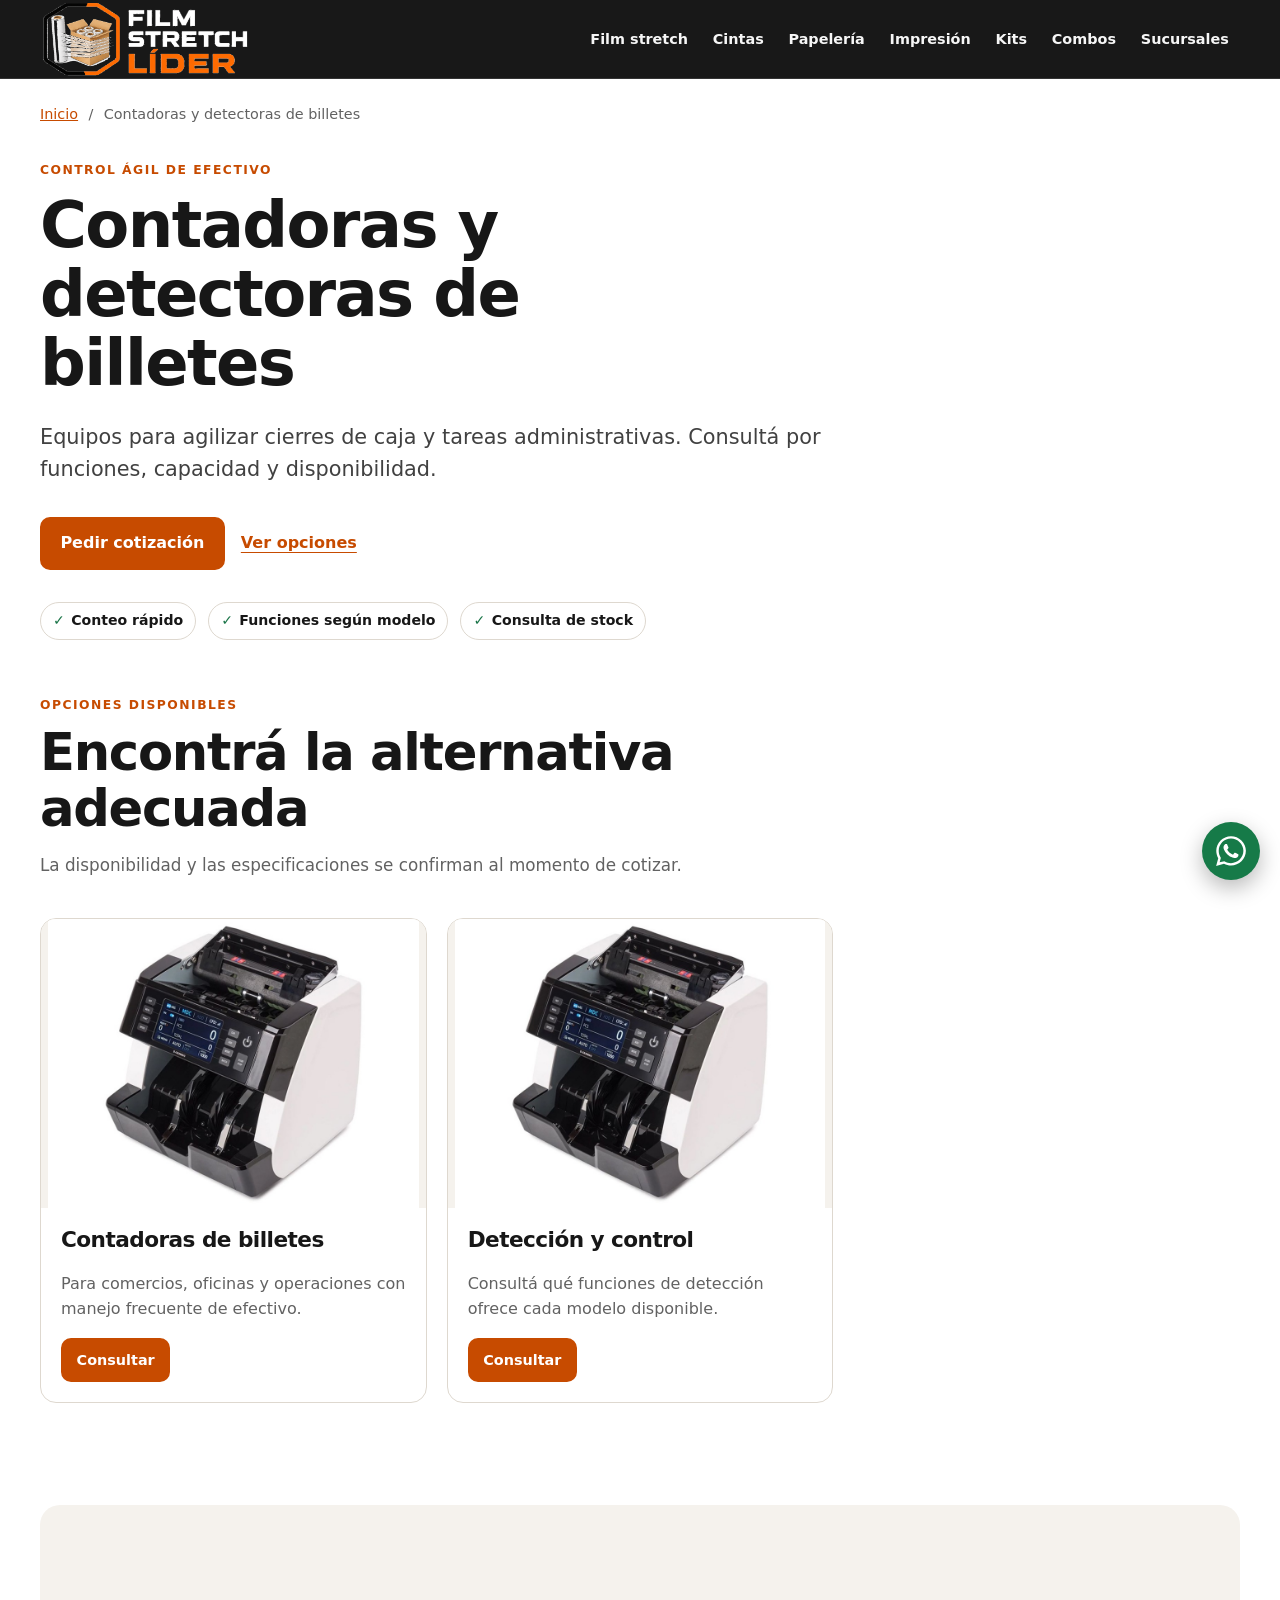
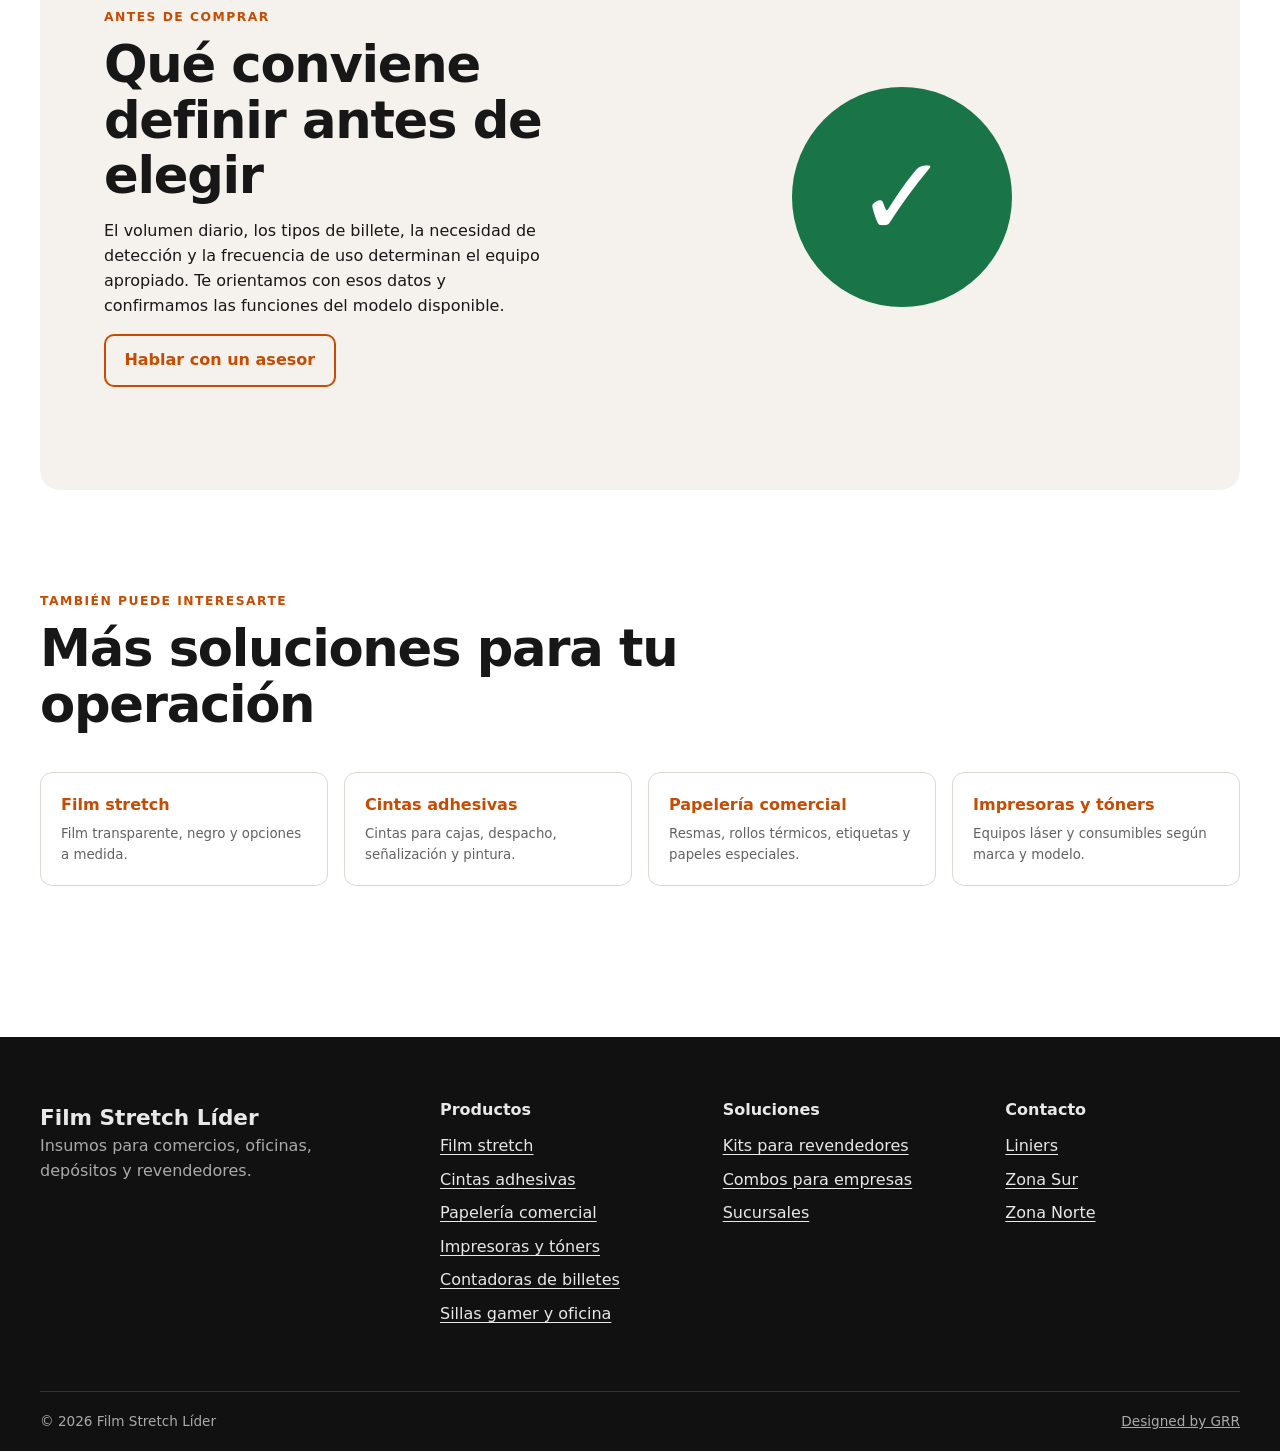
<file: contadoras-billetes/index.html>
<!DOCTYPE html><html lang="es-AR"><head>
  <meta charset="utf-8"><meta name="viewport" content="width=device-width, initial-scale=1">
  <title>Contadoras y detectoras de billetes | Film Stretch Líder</title><meta name="description" content="Contadoras y detectoras de billetes para comercios y oficinas. Asesoramiento según volumen de efectivo, funciones necesarias y stock."><meta name="robots" content="index,follow">
  <link rel="canonical" href="https://www.filmstretchlider.com.ar/contadoras-billetes/"><link rel="icon" type="image/png" href="../assets/favicon.png">
  <meta name="theme-color" content="#111111"><meta property="og:locale" content="es_AR"><meta property="og:type" content="website">
  <meta property="og:title" content="Contadoras y detectoras de billetes | Film Stretch Líder"><meta property="og:description" content="Contadoras y detectoras de billetes para comercios y oficinas. Asesoramiento según volumen de efectivo, funciones necesarias y stock."><meta property="og:url" content="https://www.filmstretchlider.com.ar/contadoras-billetes/"><meta property="og:image" content="https://www.filmstretchlider.com.ar/assets/contadora-billetes.jpg">
  <meta name="twitter:card" content="summary_large_image"><meta name="twitter:title" content="Contadoras y detectoras de billetes | Film Stretch Líder"><meta name="twitter:description" content="Contadoras y detectoras de billetes para comercios y oficinas. Asesoramiento según volumen de efectivo, funciones necesarias y stock."><meta name="twitter:image" content="https://www.filmstretchlider.com.ar/assets/contadora-billetes.jpg">
  <link rel="stylesheet" href="../styles.css?v=20260719b">
  <script type="application/ld+json">{"@context":"https://schema.org","@graph":[{"@type":"CollectionPage","@id":"https://www.filmstretchlider.com.ar/contadoras-billetes/#webpage","url":"https://www.filmstretchlider.com.ar/contadoras-billetes/","name":"Contadoras y detectoras de billetes","description":"Contadoras y detectoras de billetes para comercios y oficinas. Asesoramiento según volumen de efectivo, funciones necesarias y stock.","inLanguage":"es-AR"},{"@type":"BreadcrumbList","itemListElement":[{"@type":"ListItem","position":1,"name":"Inicio","item":"https://www.filmstretchlider.com.ar/"},{"@type":"ListItem","position":2,"name":"Contadoras y detectoras de billetes","item":"https://www.filmstretchlider.com.ar/contadoras-billetes/"}]}]}</script>
</head><body>
<header class="site-header" data-site-header>
  <a class="skip-link" href="#contenido">Saltar al contenido</a>
  <div class="header-inner">
    <a class="brand-logo" href="../index.html" aria-label="Film Stretch Líder — Inicio"><img src="../assets/logo-filmstretchlider.png" width="760" height="281" alt="Film Stretch Líder" fetchpriority="high" decoding="async"></a>
    <button class="menu-toggle" type="button" aria-expanded="false" aria-controls="main-nav"><span aria-hidden="true">☰</span> Menú</button>
    <nav id="main-nav" class="main-nav" aria-label="Navegación principal">
      <a href="../film-stretch/">Film stretch</a><a href="../cintas-adhesivas/">Cintas</a><a href="../papeleria-comercial/">Papelería</a><a href="../impresoras-toners/">Impresión</a><a href="../kits-revendedores/">Kits</a><a href="../combos-empresas/">Combos</a><a href="../sucursales/">Sucursales</a>
    </nav>
  </div>
</header><main id="contenido">
  <nav class="breadcrumbs" aria-label="Migas de pan"><a href="../index.html">Inicio</a><span aria-hidden="true">/</span><span>Contadoras y detectoras de billetes</span></nav>
  <section class="category-hero"><div><p class="kicker">Control ágil de efectivo</p><h1>Contadoras y detectoras de billetes</h1><p class="lead">Equipos para agilizar cierres de caja y tareas administrativas. Consultá por funciones, capacidad y disponibilidad.</p><div class="hero-actions"><button class="button js-open-whatsapp" type="button" data-product="Contadoras y detectoras de billetes">Pedir cotización</button><a class="text-link" href="#opciones">Ver opciones</a></div><ul class="check-list"><li>Conteo rápido</li><li>Funciones según modelo</li><li>Consulta de stock</li></ul></div></section>
  <section class="section" id="opciones"><div class="section-heading"><p class="kicker">Opciones disponibles</p><h2>Encontrá la alternativa adecuada</h2><p>La disponibilidad y las especificaciones se confirman al momento de cotizar.</p></div><div class="product-grid"><article class="product-card">
    <div class="card-media"><img src="../assets/contadora-billetes.jpg" width="900" height="700" alt="Contadoras de billetes" loading="lazy" decoding="async"></div>
    <div class="card-body"><h3>Contadoras de billetes</h3><p>Para comercios, oficinas y operaciones con manejo frecuente de efectivo.</p><button class="button button-small js-open-whatsapp" type="button" data-product="contadora de billetes">Consultar</button></div>
  </article><article class="product-card">
    <div class="card-media"><img src="../assets/contadora-billetes.jpg" width="900" height="700" alt="Detección y control" loading="lazy" decoding="async"></div>
    <div class="card-body"><h3>Detección y control</h3><p>Consultá qué funciones de detección ofrece cada modelo disponible.</p><button class="button button-small js-open-whatsapp" type="button" data-product="detectora de billetes">Consultar</button></div>
  </article></div></section>
  <section class="section guide"><div><p class="kicker">Antes de comprar</p><h2>Qué conviene definir antes de elegir</h2><p>El volumen diario, los tipos de billete, la necesidad de detección y la frecuencia de uso determinan el equipo apropiado. Te orientamos con esos datos y confirmamos las funciones del modelo disponible.</p><button class="button button-outline js-open-whatsapp" type="button" data-product="asesoramiento sobre Contadoras y detectoras de billetes">Hablar con un asesor</button></div><div class="guide-mark" aria-hidden="true">✓</div></section>
  <section class="section related"><div class="section-heading"><p class="kicker">También puede interesarte</p><h2>Más soluciones para tu operación</h2></div><div class="link-grid"><a href="../film-stretch/"><span>Film stretch</span><small>Film transparente, negro y opciones a medida.</small></a><a href="../cintas-adhesivas/"><span>Cintas adhesivas</span><small>Cintas para cajas, despacho, señalización y pintura.</small></a><a href="../papeleria-comercial/"><span>Papelería comercial</span><small>Resmas, rollos térmicos, etiquetas y papeles especiales.</small></a><a href="../impresoras-toners/"><span>Impresoras y tóners</span><small>Equipos láser y consumibles según marca y modelo.</small></a></div></section>
</main><footer class="site-footer">
  <div class="footer-grid">
    <div><a class="footer-logo" href="../index.html">Film Stretch Líder</a><p>Insumos para comercios, oficinas, depósitos y revendedores.</p></div>
    <div><h2>Productos</h2><ul><li><a href="../film-stretch/">Film stretch</a></li><li><a href="../cintas-adhesivas/">Cintas adhesivas</a></li><li><a href="../papeleria-comercial/">Papelería comercial</a></li><li><a href="../impresoras-toners/">Impresoras y tóners</a></li><li><a href="../contadoras-billetes/">Contadoras de billetes</a></li><li><a href="../sillas-gamer/">Sillas gamer y oficina</a></li></ul></div>
    <div><h2>Soluciones</h2><ul><li><a href="../kits-revendedores/">Kits para revendedores</a></li><li><a href="../combos-empresas/">Combos para empresas</a></li><li><a href="../sucursales/">Sucursales</a></li></ul></div>
    <div><h2>Contacto</h2><ul><li><a href="mailto:ventas.liniers@filmstretchlider.com.ar">Liniers</a></li><li><a href="mailto:ventas.zamora@filmstretchlider.com.ar">Zona Sur</a></li><li><a href="mailto:ventas.sanisidro@filmstretchlider.com.ar">Zona Norte</a></li></ul></div>
  </div>
  <div class="footer-bottom"><span>© 2026 Film Stretch Líder</span><a href="https://www.instagram.com/gonzaloramonrios/" target="_blank" rel="noopener noreferrer">Designed by GRR</a></div>
</footer><button class="floating-whatsapp js-open-whatsapp" type="button" data-product="consulta general" aria-label="Consultar por WhatsApp"><svg viewBox="0 0 448 512" aria-hidden="true" focusable="false"><path fill="currentColor" d="M380.9 97.1C339 55.1 283.2 32 223.9 32c-122.4 0-221.7 99.6-221.7 222 0 39.1 10.2 77.3 29.6 111L.3 480l117.7-30.9c32.4 17.7 68.9 27 106 27h.1c122.3 0 224.1-99.6 224.1-222 0-59.3-25.2-115-67.3-157zm-157 341.6c-33.2 0-65.7-8.9-94-25.8l-6.7-4-69.8 18.3L72 359.2l-4.4-7c-18.5-29.4-28.2-63.4-28.2-98.2 0-101.7 82.8-184.5 184.6-184.5 49.3 0 95.6 19.2 130.4 54.1 34.8 34.9 56.2 81.2 56.1 130.5 0 101.8-84.9 184.6-186.6 184.6zm101.2-138.2c-5.5-2.8-32.8-16.1-37.9-18-5.1-1.9-8.8-2.8-12.5 2.8-3.7 5.6-14.3 18-17.6 21.8-3.2 3.7-6.5 4.2-12 1.4-32.6-16.3-54-29.1-75.6-66-5.7-9.8 5.7-9.1 16.3-30.3 1.8-3.7.9-6.9-.5-9.7-1.4-2.8-12.5-30.1-17.1-41.2-4.5-10.8-9.1-9.3-12.5-9.5-3.2-.2-6.9-.2-10.6-.2-3.7 0-9.7 1.4-14.8 6.9-5.1 5.6-19.4 19-19.4 46.3s19.9 53.7 22.6 57.4c2.8 3.7 39.1 59.7 94.8 83.8 35.2 15.2 49 16.5 66.6 13.9 10.7-1.6 32.8-13.4 37.4-26.4 4.6-13 4.6-24.1 3.2-26.4-1.3-2.5-5-3.9-10.5-6.6z"/></svg></button>
<div class="whatsapp-modal" hidden>
  <div class="modal-backdrop" data-close-modal></div>
  <section class="modal-panel" role="dialog" aria-modal="true" aria-labelledby="whatsapp-title" aria-describedby="whatsapp-product">
    <button class="modal-close" type="button" data-close-modal aria-label="Cerrar">×</button>
    <p class="kicker">Atención personalizada</p><h2 id="whatsapp-title">Elegí una sucursal</h2>
    <p id="whatsapp-product" data-modal-product>Consulta general</p>
    <div class="branch-options"><a href="#" data-whatsapp data-phone="5491159531743" data-branch="Liniers"><strong>Liniers</strong><span class="branch-address">Tonelero 5982, CABA</span><span class="branch-phone">WhatsApp: 11 5953-1743</span></a><a href="#" data-whatsapp data-phone="5491123380983" data-branch="Zona Sur"><strong>Zona Sur</strong><span class="branch-address">Av. Hipólito Yrigoyen 8367, Lomas de Zamora</span><span class="branch-phone">WhatsApp: 11 2338-0983</span></a><a href="#" data-whatsapp data-phone="5491141934557" data-branch="Zona Norte"><strong>Zona Norte</strong><span class="branch-address">Av. Centenario 1137, San Isidro</span><span class="branch-phone">WhatsApp: 11 4193-4557</span></a></div>
    <p class="modal-note">El mensaje incluirá el producto consultado para agilizar la respuesta.</p>
  </section>
</div>
<script src="../script.js" defer></script></body></html>
</file>
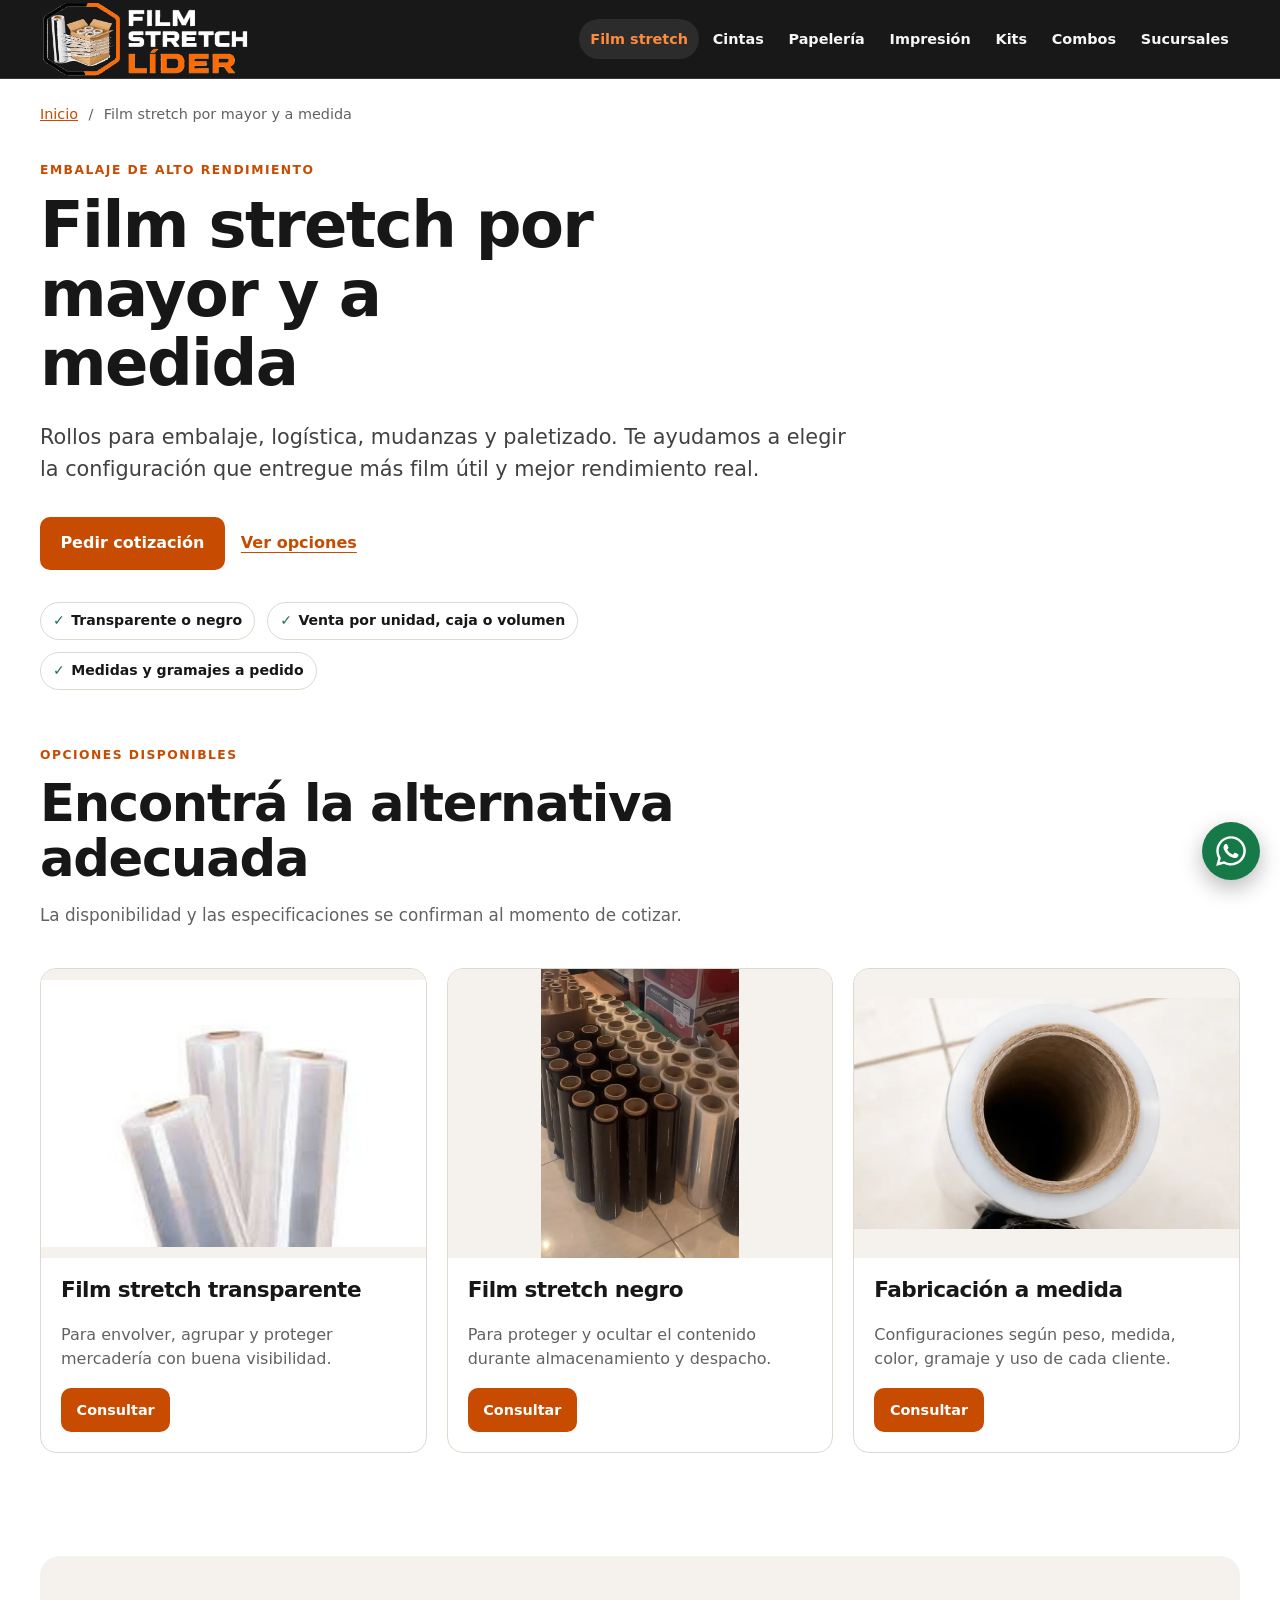
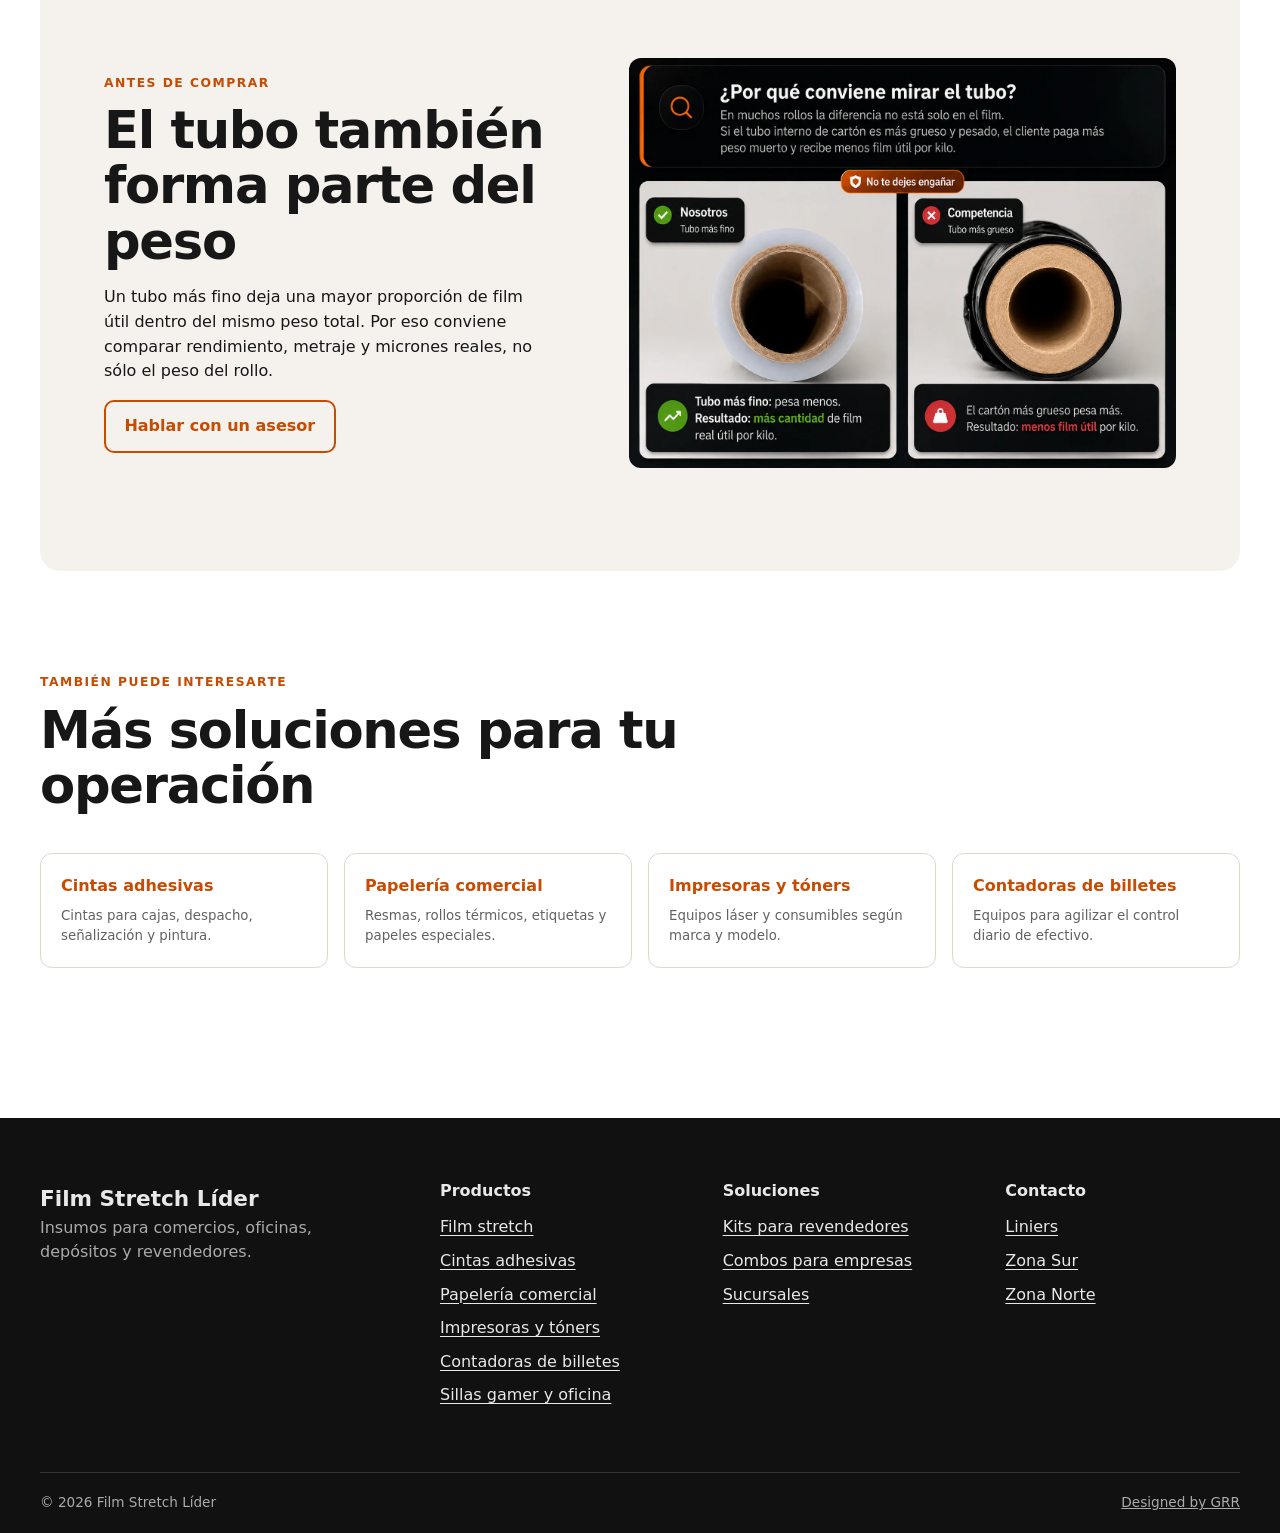
<file: film-stretch/index.html>
<!DOCTYPE html><html lang="es-AR"><head>
  <meta charset="utf-8"><meta name="viewport" content="width=device-width, initial-scale=1">
  <title>Film stretch por mayor y a medida | Film Stretch Líder</title><meta name="description" content="Film stretch transparente y negro, por unidad, caja o volumen. Fabricación según gramaje, peso, medida y necesidad de cada operación."><meta name="robots" content="index,follow">
  <link rel="canonical" href="https://www.filmstretchlider.com.ar/film-stretch/"><link rel="icon" type="image/png" href="../assets/favicon.png">
  <meta name="theme-color" content="#111111"><meta property="og:locale" content="es_AR"><meta property="og:type" content="website">
  <meta property="og:title" content="Film stretch por mayor y a medida | Film Stretch Líder"><meta property="og:description" content="Film stretch transparente y negro, por unidad, caja o volumen. Fabricación según gramaje, peso, medida y necesidad de cada operación."><meta property="og:url" content="https://www.filmstretchlider.com.ar/film-stretch/"><meta property="og:image" content="https://www.filmstretchlider.com.ar/assets/stock-film-stretch.webp">
  <meta name="twitter:card" content="summary_large_image"><meta name="twitter:title" content="Film stretch por mayor y a medida | Film Stretch Líder"><meta name="twitter:description" content="Film stretch transparente y negro, por unidad, caja o volumen. Fabricación según gramaje, peso, medida y necesidad de cada operación."><meta name="twitter:image" content="https://www.filmstretchlider.com.ar/assets/stock-film-stretch.webp">
  <link rel="stylesheet" href="../styles.css?v=20260719b">
  <script type="application/ld+json">{"@context":"https://schema.org","@graph":[{"@type":"CollectionPage","@id":"https://www.filmstretchlider.com.ar/film-stretch/#webpage","url":"https://www.filmstretchlider.com.ar/film-stretch/","name":"Film stretch por mayor y a medida","description":"Film stretch transparente y negro, por unidad, caja o volumen. Fabricación según gramaje, peso, medida y necesidad de cada operación.","inLanguage":"es-AR"},{"@type":"BreadcrumbList","itemListElement":[{"@type":"ListItem","position":1,"name":"Inicio","item":"https://www.filmstretchlider.com.ar/"},{"@type":"ListItem","position":2,"name":"Film stretch por mayor y a medida","item":"https://www.filmstretchlider.com.ar/film-stretch/"}]}]}</script>
</head><body>
<header class="site-header" data-site-header>
  <a class="skip-link" href="#contenido">Saltar al contenido</a>
  <div class="header-inner">
    <a class="brand-logo" href="../index.html" aria-label="Film Stretch Líder — Inicio"><img src="../assets/logo-filmstretchlider.png" width="760" height="281" alt="Film Stretch Líder" fetchpriority="high" decoding="async"></a>
    <button class="menu-toggle" type="button" aria-expanded="false" aria-controls="main-nav"><span aria-hidden="true">☰</span> Menú</button>
    <nav id="main-nav" class="main-nav" aria-label="Navegación principal">
      <a href="../film-stretch/" aria-current="page">Film stretch</a><a href="../cintas-adhesivas/">Cintas</a><a href="../papeleria-comercial/">Papelería</a><a href="../impresoras-toners/">Impresión</a><a href="../kits-revendedores/">Kits</a><a href="../combos-empresas/">Combos</a><a href="../sucursales/">Sucursales</a>
    </nav>
  </div>
</header><main id="contenido">
  <nav class="breadcrumbs" aria-label="Migas de pan"><a href="../index.html">Inicio</a><span aria-hidden="true">/</span><span>Film stretch por mayor y a medida</span></nav>
  <section class="category-hero"><div><p class="kicker">Embalaje de alto rendimiento</p><h1>Film stretch por mayor y a medida</h1><p class="lead">Rollos para embalaje, logística, mudanzas y paletizado. Te ayudamos a elegir la configuración que entregue más film útil y mejor rendimiento real.</p><div class="hero-actions"><button class="button js-open-whatsapp" type="button" data-product="Film stretch por mayor y a medida">Pedir cotización</button><a class="text-link" href="#opciones">Ver opciones</a></div><ul class="check-list"><li>Transparente o negro</li><li>Venta por unidad, caja o volumen</li><li>Medidas y gramajes a pedido</li></ul></div></section>
  <section class="section" id="opciones"><div class="section-heading"><p class="kicker">Opciones disponibles</p><h2>Encontrá la alternativa adecuada</h2><p>La disponibilidad y las especificaciones se confirman al momento de cotizar.</p></div><div class="product-grid"><article class="product-card">
    <div class="card-media"><img src="../assets/film-stretch-3rollos.jpg" width="414" height="287" alt="Film stretch transparente" loading="lazy" decoding="async"></div>
    <div class="card-body"><h3>Film stretch transparente</h3><p>Para envolver, agrupar y proteger mercadería con buena visibilidad.</p><button class="button button-small js-open-whatsapp" type="button" data-product="film stretch transparente">Consultar</button></div>
  </article><article class="product-card">
    <div class="card-media"><img src="../assets/film-stretch-negro.jpg" width="624" height="912" alt="Film stretch negro" loading="lazy" decoding="async"></div>
    <div class="card-body"><h3>Film stretch negro</h3><p>Para proteger y ocultar el contenido durante almacenamiento y despacho.</p><button class="button button-small js-open-whatsapp" type="button" data-product="film stretch negro">Consultar</button></div>
  </article><article class="product-card">
    <div class="card-media"><img src="../assets/tubo-fino.webp" width="900" height="540" alt="Fabricación a medida" loading="lazy" decoding="async"></div>
    <div class="card-body"><h3>Fabricación a medida</h3><p>Configuraciones según peso, medida, color, gramaje y uso de cada cliente.</p><button class="button button-small js-open-whatsapp" type="button" data-product="film stretch fabricado a medida">Consultar</button></div>
  </article></div></section>
  <section class="section guide"><div><p class="kicker">Antes de comprar</p><h2>El tubo también forma parte del peso</h2><p>Un tubo más fino deja una mayor proporción de film útil dentro del mismo peso total. Por eso conviene comparar rendimiento, metraje y micrones reales, no sólo el peso del rollo.</p><button class="button button-outline js-open-whatsapp" type="button" data-product="asesoramiento sobre Film stretch por mayor y a medida">Hablar con un asesor</button></div><img src="../assets/comparativa-tubos-filmstretchlider-final.webp" width="1448" height="1086" alt="Comparación entre tubos de film stretch fino y grueso" loading="lazy" decoding="async"></section>
  <section class="section related"><div class="section-heading"><p class="kicker">También puede interesarte</p><h2>Más soluciones para tu operación</h2></div><div class="link-grid"><a href="../cintas-adhesivas/"><span>Cintas adhesivas</span><small>Cintas para cajas, despacho, señalización y pintura.</small></a><a href="../papeleria-comercial/"><span>Papelería comercial</span><small>Resmas, rollos térmicos, etiquetas y papeles especiales.</small></a><a href="../impresoras-toners/"><span>Impresoras y tóners</span><small>Equipos láser y consumibles según marca y modelo.</small></a><a href="../contadoras-billetes/"><span>Contadoras de billetes</span><small>Equipos para agilizar el control diario de efectivo.</small></a></div></section>
</main><footer class="site-footer">
  <div class="footer-grid">
    <div><a class="footer-logo" href="../index.html">Film Stretch Líder</a><p>Insumos para comercios, oficinas, depósitos y revendedores.</p></div>
    <div><h2>Productos</h2><ul><li><a href="../film-stretch/">Film stretch</a></li><li><a href="../cintas-adhesivas/">Cintas adhesivas</a></li><li><a href="../papeleria-comercial/">Papelería comercial</a></li><li><a href="../impresoras-toners/">Impresoras y tóners</a></li><li><a href="../contadoras-billetes/">Contadoras de billetes</a></li><li><a href="../sillas-gamer/">Sillas gamer y oficina</a></li></ul></div>
    <div><h2>Soluciones</h2><ul><li><a href="../kits-revendedores/">Kits para revendedores</a></li><li><a href="../combos-empresas/">Combos para empresas</a></li><li><a href="../sucursales/">Sucursales</a></li></ul></div>
    <div><h2>Contacto</h2><ul><li><a href="mailto:ventas.liniers@filmstretchlider.com.ar">Liniers</a></li><li><a href="mailto:ventas.zamora@filmstretchlider.com.ar">Zona Sur</a></li><li><a href="mailto:ventas.sanisidro@filmstretchlider.com.ar">Zona Norte</a></li></ul></div>
  </div>
  <div class="footer-bottom"><span>© 2026 Film Stretch Líder</span><a href="https://www.instagram.com/gonzaloramonrios/" target="_blank" rel="noopener noreferrer">Designed by GRR</a></div>
</footer><button class="floating-whatsapp js-open-whatsapp" type="button" data-product="consulta general" aria-label="Consultar por WhatsApp"><svg viewBox="0 0 448 512" aria-hidden="true" focusable="false"><path fill="currentColor" d="M380.9 97.1C339 55.1 283.2 32 223.9 32c-122.4 0-221.7 99.6-221.7 222 0 39.1 10.2 77.3 29.6 111L.3 480l117.7-30.9c32.4 17.7 68.9 27 106 27h.1c122.3 0 224.1-99.6 224.1-222 0-59.3-25.2-115-67.3-157zm-157 341.6c-33.2 0-65.7-8.9-94-25.8l-6.7-4-69.8 18.3L72 359.2l-4.4-7c-18.5-29.4-28.2-63.4-28.2-98.2 0-101.7 82.8-184.5 184.6-184.5 49.3 0 95.6 19.2 130.4 54.1 34.8 34.9 56.2 81.2 56.1 130.5 0 101.8-84.9 184.6-186.6 184.6zm101.2-138.2c-5.5-2.8-32.8-16.1-37.9-18-5.1-1.9-8.8-2.8-12.5 2.8-3.7 5.6-14.3 18-17.6 21.8-3.2 3.7-6.5 4.2-12 1.4-32.6-16.3-54-29.1-75.6-66-5.7-9.8 5.7-9.1 16.3-30.3 1.8-3.7.9-6.9-.5-9.7-1.4-2.8-12.5-30.1-17.1-41.2-4.5-10.8-9.1-9.3-12.5-9.5-3.2-.2-6.9-.2-10.6-.2-3.7 0-9.7 1.4-14.8 6.9-5.1 5.6-19.4 19-19.4 46.3s19.9 53.7 22.6 57.4c2.8 3.7 39.1 59.7 94.8 83.8 35.2 15.2 49 16.5 66.6 13.9 10.7-1.6 32.8-13.4 37.4-26.4 4.6-13 4.6-24.1 3.2-26.4-1.3-2.5-5-3.9-10.5-6.6z"/></svg></button>
<div class="whatsapp-modal" hidden>
  <div class="modal-backdrop" data-close-modal></div>
  <section class="modal-panel" role="dialog" aria-modal="true" aria-labelledby="whatsapp-title" aria-describedby="whatsapp-product">
    <button class="modal-close" type="button" data-close-modal aria-label="Cerrar">×</button>
    <p class="kicker">Atención personalizada</p><h2 id="whatsapp-title">Elegí una sucursal</h2>
    <p id="whatsapp-product" data-modal-product>Consulta general</p>
    <div class="branch-options"><a href="#" data-whatsapp data-phone="5491159531743" data-branch="Liniers"><strong>Liniers</strong><span class="branch-address">Tonelero 5982, CABA</span><span class="branch-phone">WhatsApp: 11 5953-1743</span></a><a href="#" data-whatsapp data-phone="5491123380983" data-branch="Zona Sur"><strong>Zona Sur</strong><span class="branch-address">Av. Hipólito Yrigoyen 8367, Lomas de Zamora</span><span class="branch-phone">WhatsApp: 11 2338-0983</span></a><a href="#" data-whatsapp data-phone="5491141934557" data-branch="Zona Norte"><strong>Zona Norte</strong><span class="branch-address">Av. Centenario 1137, San Isidro</span><span class="branch-phone">WhatsApp: 11 4193-4557</span></a></div>
    <p class="modal-note">El mensaje incluirá el producto consultado para agilizar la respuesta.</p>
  </section>
</div>
<script src="../script.js" defer></script></body></html>
</file>
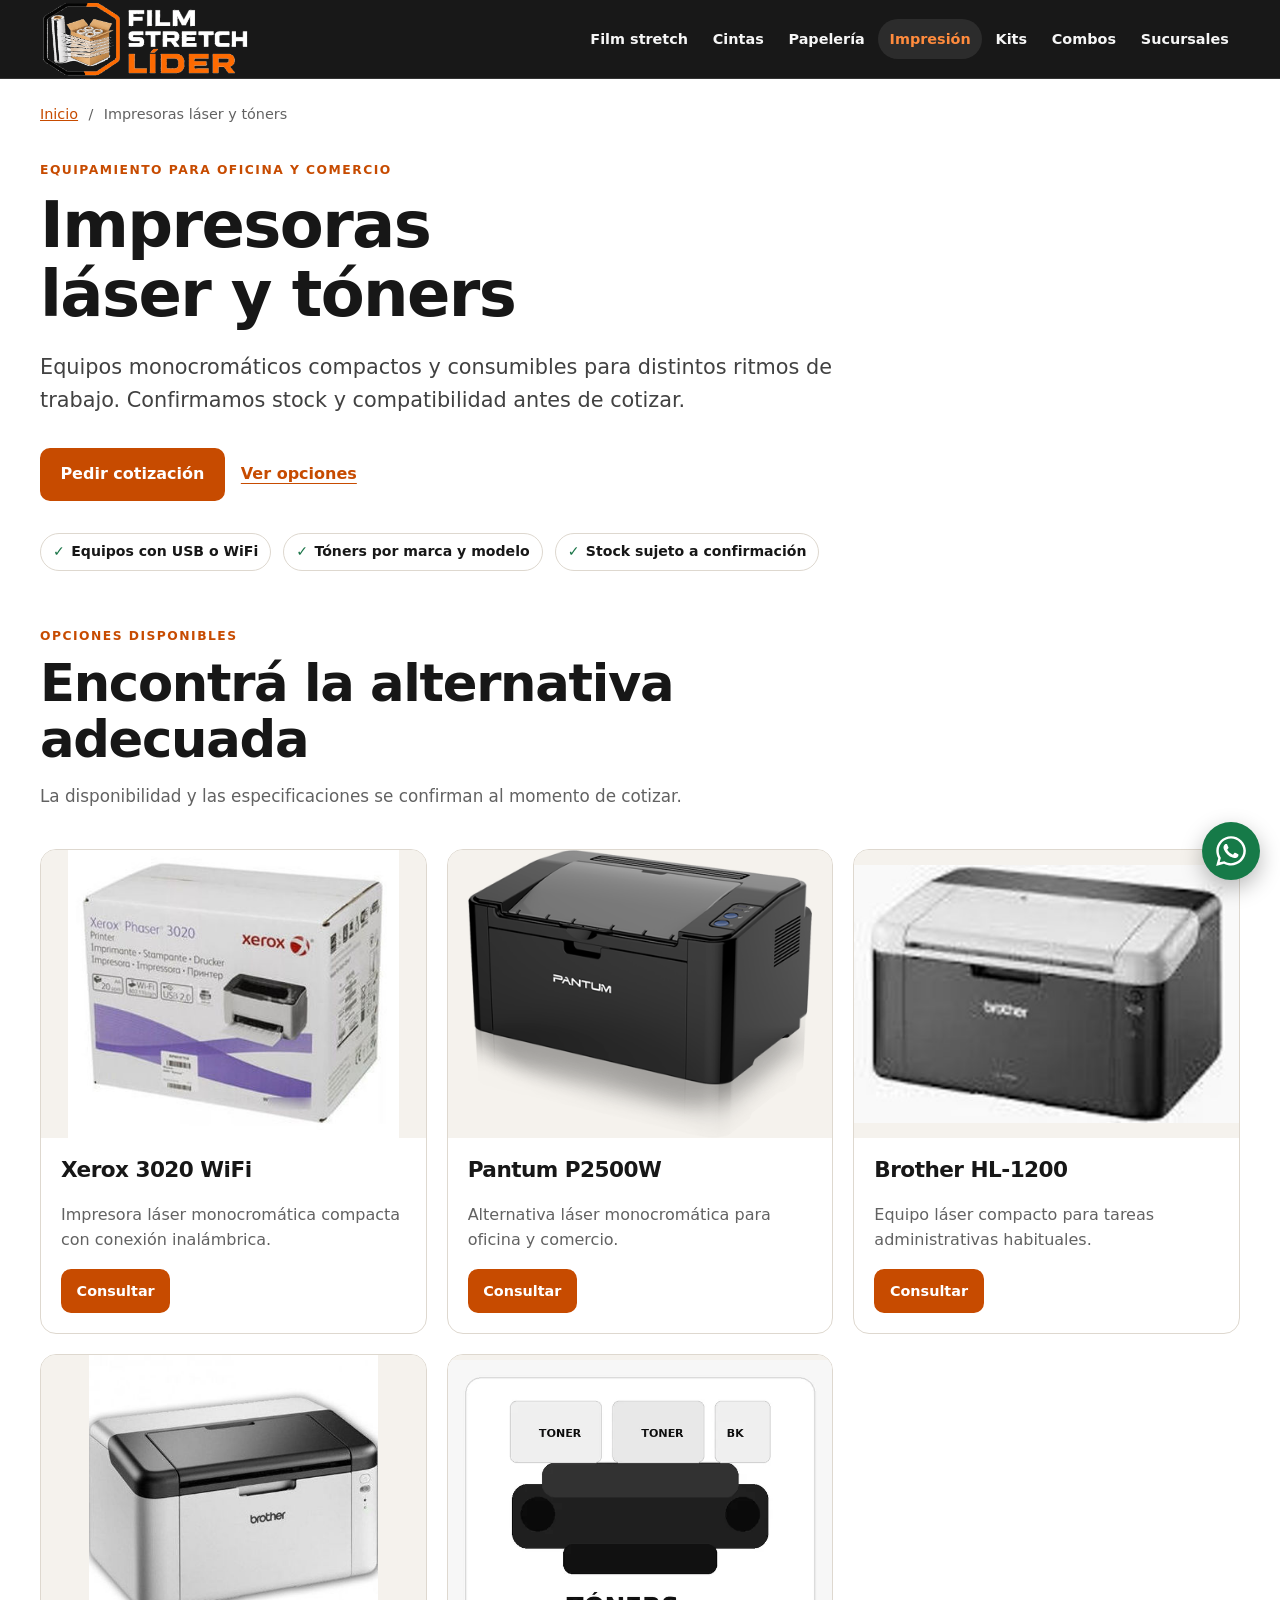
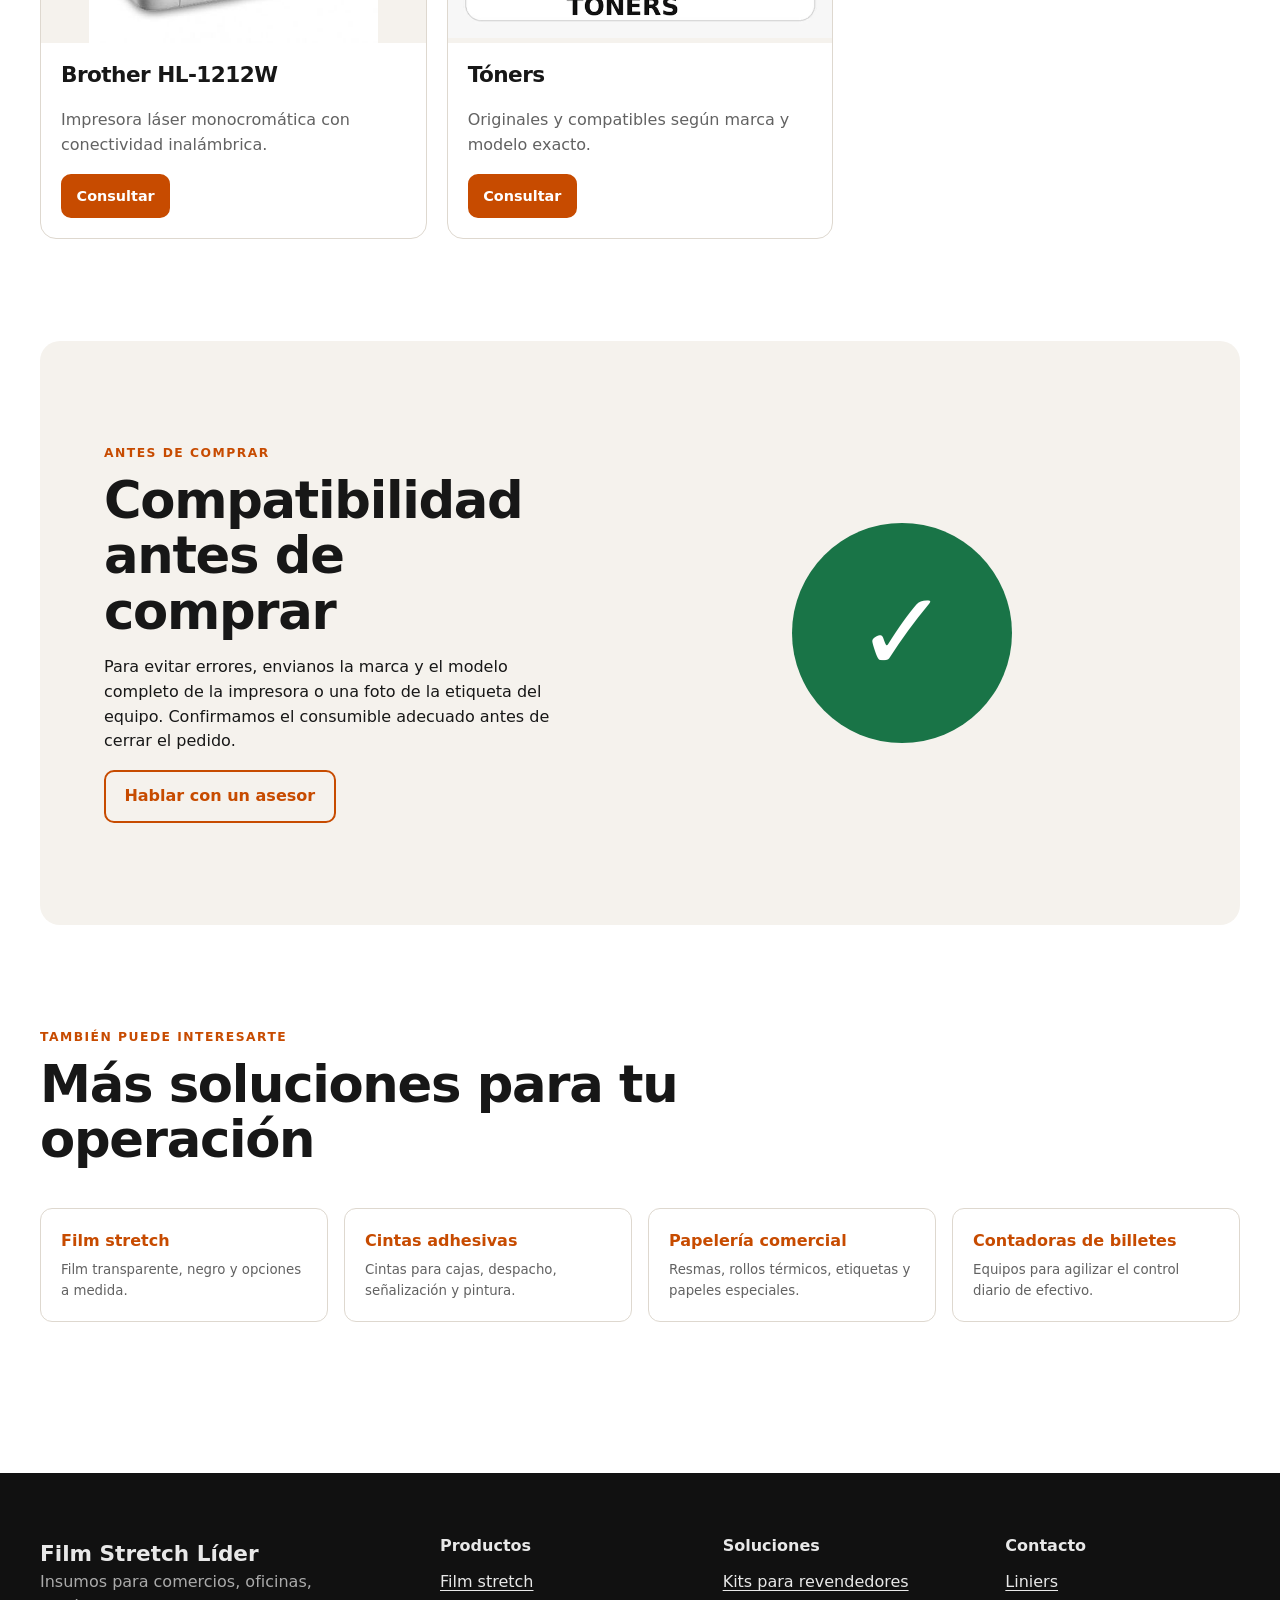
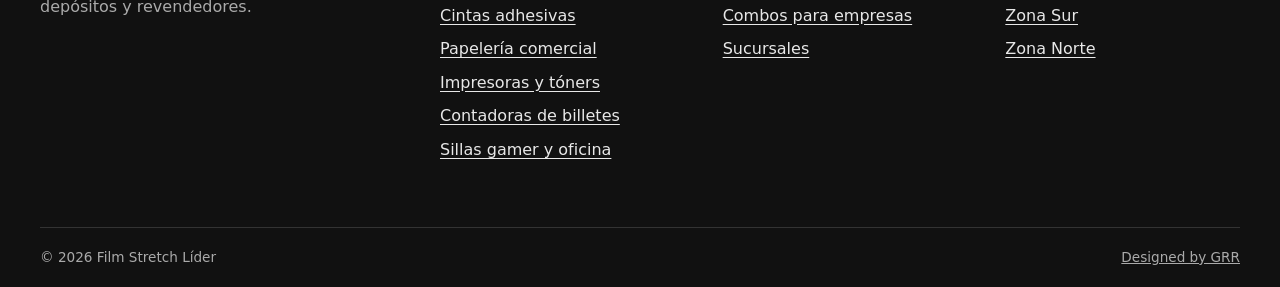
<file: impresoras-toners/index.html>
<!DOCTYPE html><html lang="es-AR"><head>
  <meta charset="utf-8"><meta name="viewport" content="width=device-width, initial-scale=1">
  <title>Impresoras láser y tóners | Film Stretch Líder</title><meta name="description" content="Impresoras láser Xerox, Pantum y Brother, más tóners originales y compatibles. Consultá disponibilidad por marca y modelo exacto."><meta name="robots" content="index,follow">
  <link rel="canonical" href="https://www.filmstretchlider.com.ar/impresoras-toners/"><link rel="icon" type="image/png" href="../assets/favicon.png">
  <meta name="theme-color" content="#111111"><meta property="og:locale" content="es_AR"><meta property="og:type" content="website">
  <meta property="og:title" content="Impresoras láser y tóners | Film Stretch Líder"><meta property="og:description" content="Impresoras láser Xerox, Pantum y Brother, más tóners originales y compatibles. Consultá disponibilidad por marca y modelo exacto."><meta property="og:url" content="https://www.filmstretchlider.com.ar/impresoras-toners/"><meta property="og:image" content="https://www.filmstretchlider.com.ar/assets/xerox-3020-wifi.jpg">
  <meta name="twitter:card" content="summary_large_image"><meta name="twitter:title" content="Impresoras láser y tóners | Film Stretch Líder"><meta name="twitter:description" content="Impresoras láser Xerox, Pantum y Brother, más tóners originales y compatibles. Consultá disponibilidad por marca y modelo exacto."><meta name="twitter:image" content="https://www.filmstretchlider.com.ar/assets/xerox-3020-wifi.jpg">
  <link rel="stylesheet" href="../styles.css?v=20260719b">
  <script type="application/ld+json">{"@context":"https://schema.org","@graph":[{"@type":"CollectionPage","@id":"https://www.filmstretchlider.com.ar/impresoras-toners/#webpage","url":"https://www.filmstretchlider.com.ar/impresoras-toners/","name":"Impresoras láser y tóners","description":"Impresoras láser Xerox, Pantum y Brother, más tóners originales y compatibles. Consultá disponibilidad por marca y modelo exacto.","inLanguage":"es-AR"},{"@type":"BreadcrumbList","itemListElement":[{"@type":"ListItem","position":1,"name":"Inicio","item":"https://www.filmstretchlider.com.ar/"},{"@type":"ListItem","position":2,"name":"Impresoras láser y tóners","item":"https://www.filmstretchlider.com.ar/impresoras-toners/"}]}]}</script>
</head><body>
<header class="site-header" data-site-header>
  <a class="skip-link" href="#contenido">Saltar al contenido</a>
  <div class="header-inner">
    <a class="brand-logo" href="../index.html" aria-label="Film Stretch Líder — Inicio"><img src="../assets/logo-filmstretchlider.png" width="760" height="281" alt="Film Stretch Líder" fetchpriority="high" decoding="async"></a>
    <button class="menu-toggle" type="button" aria-expanded="false" aria-controls="main-nav"><span aria-hidden="true">☰</span> Menú</button>
    <nav id="main-nav" class="main-nav" aria-label="Navegación principal">
      <a href="../film-stretch/">Film stretch</a><a href="../cintas-adhesivas/">Cintas</a><a href="../papeleria-comercial/">Papelería</a><a href="../impresoras-toners/" aria-current="page">Impresión</a><a href="../kits-revendedores/">Kits</a><a href="../combos-empresas/">Combos</a><a href="../sucursales/">Sucursales</a>
    </nav>
  </div>
</header><main id="contenido">
  <nav class="breadcrumbs" aria-label="Migas de pan"><a href="../index.html">Inicio</a><span aria-hidden="true">/</span><span>Impresoras láser y tóners</span></nav>
  <section class="category-hero"><div><p class="kicker">Equipamiento para oficina y comercio</p><h1>Impresoras láser y tóners</h1><p class="lead">Equipos monocromáticos compactos y consumibles para distintos ritmos de trabajo. Confirmamos stock y compatibilidad antes de cotizar.</p><div class="hero-actions"><button class="button js-open-whatsapp" type="button" data-product="Impresoras láser y tóners">Pedir cotización</button><a class="text-link" href="#opciones">Ver opciones</a></div><ul class="check-list"><li>Equipos con USB o WiFi</li><li>Tóners por marca y modelo</li><li>Stock sujeto a confirmación</li></ul></div></section>
  <section class="section" id="opciones"><div class="section-heading"><p class="kicker">Opciones disponibles</p><h2>Encontrá la alternativa adecuada</h2><p>La disponibilidad y las especificaciones se confirman al momento de cotizar.</p></div><div class="product-grid"><article class="product-card">
    <div class="card-media"><img src="../assets/xerox-3020-wifi.jpg" width="415" height="362" alt="Xerox 3020 WiFi" loading="lazy" decoding="async"></div>
    <div class="card-body"><h3>Xerox 3020 WiFi</h3><p>Impresora láser monocromática compacta con conexión inalámbrica.</p><button class="button button-small js-open-whatsapp" type="button" data-product="impresora Xerox 3020 WiFi">Consultar</button></div>
  </article><article class="product-card">
    <div class="card-media"><img src="../assets/pantum-p2500w.jpg" width="415" height="348" alt="Pantum P2500W" loading="lazy" decoding="async"></div>
    <div class="card-body"><h3>Pantum P2500W</h3><p>Alternativa láser monocromática para oficina y comercio.</p><button class="button button-small js-open-whatsapp" type="button" data-product="impresora Pantum P2500W">Consultar</button></div>
  </article><article class="product-card">
    <div class="card-media"><img src="../assets/brother-hl1200.jpg" width="415" height="279" alt="Brother HL-1200" loading="lazy" decoding="async"></div>
    <div class="card-body"><h3>Brother HL-1200</h3><p>Equipo láser compacto para tareas administrativas habituales.</p><button class="button button-small js-open-whatsapp" type="button" data-product="impresora Brother HL-1200">Consultar</button></div>
  </article><article class="product-card">
    <div class="card-media"><img src="../assets/brother-hl1212w.jpg" width="415" height="415" alt="Brother HL-1212W" loading="lazy" decoding="async"></div>
    <div class="card-body"><h3>Brother HL-1212W</h3><p>Impresora láser monocromática con conectividad inalámbrica.</p><button class="button button-small js-open-whatsapp" type="button" data-product="impresora Brother HL-1212W">Consultar</button></div>
  </article><article class="product-card">
    <div class="card-media"><img src="../assets/toners-genericos.webp" width="700" height="505" alt="Tóners" loading="lazy" decoding="async"></div>
    <div class="card-body"><h3>Tóners</h3><p>Originales y compatibles según marca y modelo exacto.</p><button class="button button-small js-open-whatsapp" type="button" data-product="tóner para impresora">Consultar</button></div>
  </article></div></section>
  <section class="section guide"><div><p class="kicker">Antes de comprar</p><h2>Compatibilidad antes de comprar</h2><p>Para evitar errores, envianos la marca y el modelo completo de la impresora o una foto de la etiqueta del equipo. Confirmamos el consumible adecuado antes de cerrar el pedido.</p><button class="button button-outline js-open-whatsapp" type="button" data-product="asesoramiento sobre Impresoras láser y tóners">Hablar con un asesor</button></div><div class="guide-mark" aria-hidden="true">✓</div></section>
  <section class="section related"><div class="section-heading"><p class="kicker">También puede interesarte</p><h2>Más soluciones para tu operación</h2></div><div class="link-grid"><a href="../film-stretch/"><span>Film stretch</span><small>Film transparente, negro y opciones a medida.</small></a><a href="../cintas-adhesivas/"><span>Cintas adhesivas</span><small>Cintas para cajas, despacho, señalización y pintura.</small></a><a href="../papeleria-comercial/"><span>Papelería comercial</span><small>Resmas, rollos térmicos, etiquetas y papeles especiales.</small></a><a href="../contadoras-billetes/"><span>Contadoras de billetes</span><small>Equipos para agilizar el control diario de efectivo.</small></a></div></section>
</main><footer class="site-footer">
  <div class="footer-grid">
    <div><a class="footer-logo" href="../index.html">Film Stretch Líder</a><p>Insumos para comercios, oficinas, depósitos y revendedores.</p></div>
    <div><h2>Productos</h2><ul><li><a href="../film-stretch/">Film stretch</a></li><li><a href="../cintas-adhesivas/">Cintas adhesivas</a></li><li><a href="../papeleria-comercial/">Papelería comercial</a></li><li><a href="../impresoras-toners/">Impresoras y tóners</a></li><li><a href="../contadoras-billetes/">Contadoras de billetes</a></li><li><a href="../sillas-gamer/">Sillas gamer y oficina</a></li></ul></div>
    <div><h2>Soluciones</h2><ul><li><a href="../kits-revendedores/">Kits para revendedores</a></li><li><a href="../combos-empresas/">Combos para empresas</a></li><li><a href="../sucursales/">Sucursales</a></li></ul></div>
    <div><h2>Contacto</h2><ul><li><a href="mailto:ventas.liniers@filmstretchlider.com.ar">Liniers</a></li><li><a href="mailto:ventas.zamora@filmstretchlider.com.ar">Zona Sur</a></li><li><a href="mailto:ventas.sanisidro@filmstretchlider.com.ar">Zona Norte</a></li></ul></div>
  </div>
  <div class="footer-bottom"><span>© 2026 Film Stretch Líder</span><a href="https://www.instagram.com/gonzaloramonrios/" target="_blank" rel="noopener noreferrer">Designed by GRR</a></div>
</footer><button class="floating-whatsapp js-open-whatsapp" type="button" data-product="consulta general" aria-label="Consultar por WhatsApp"><svg viewBox="0 0 448 512" aria-hidden="true" focusable="false"><path fill="currentColor" d="M380.9 97.1C339 55.1 283.2 32 223.9 32c-122.4 0-221.7 99.6-221.7 222 0 39.1 10.2 77.3 29.6 111L.3 480l117.7-30.9c32.4 17.7 68.9 27 106 27h.1c122.3 0 224.1-99.6 224.1-222 0-59.3-25.2-115-67.3-157zm-157 341.6c-33.2 0-65.7-8.9-94-25.8l-6.7-4-69.8 18.3L72 359.2l-4.4-7c-18.5-29.4-28.2-63.4-28.2-98.2 0-101.7 82.8-184.5 184.6-184.5 49.3 0 95.6 19.2 130.4 54.1 34.8 34.9 56.2 81.2 56.1 130.5 0 101.8-84.9 184.6-186.6 184.6zm101.2-138.2c-5.5-2.8-32.8-16.1-37.9-18-5.1-1.9-8.8-2.8-12.5 2.8-3.7 5.6-14.3 18-17.6 21.8-3.2 3.7-6.5 4.2-12 1.4-32.6-16.3-54-29.1-75.6-66-5.7-9.8 5.7-9.1 16.3-30.3 1.8-3.7.9-6.9-.5-9.7-1.4-2.8-12.5-30.1-17.1-41.2-4.5-10.8-9.1-9.3-12.5-9.5-3.2-.2-6.9-.2-10.6-.2-3.7 0-9.7 1.4-14.8 6.9-5.1 5.6-19.4 19-19.4 46.3s19.9 53.7 22.6 57.4c2.8 3.7 39.1 59.7 94.8 83.8 35.2 15.2 49 16.5 66.6 13.9 10.7-1.6 32.8-13.4 37.4-26.4 4.6-13 4.6-24.1 3.2-26.4-1.3-2.5-5-3.9-10.5-6.6z"/></svg></button>
<div class="whatsapp-modal" hidden>
  <div class="modal-backdrop" data-close-modal></div>
  <section class="modal-panel" role="dialog" aria-modal="true" aria-labelledby="whatsapp-title" aria-describedby="whatsapp-product">
    <button class="modal-close" type="button" data-close-modal aria-label="Cerrar">×</button>
    <p class="kicker">Atención personalizada</p><h2 id="whatsapp-title">Elegí una sucursal</h2>
    <p id="whatsapp-product" data-modal-product>Consulta general</p>
    <div class="branch-options"><a href="#" data-whatsapp data-phone="5491159531743" data-branch="Liniers"><strong>Liniers</strong><span class="branch-address">Tonelero 5982, CABA</span><span class="branch-phone">WhatsApp: 11 5953-1743</span></a><a href="#" data-whatsapp data-phone="5491123380983" data-branch="Zona Sur"><strong>Zona Sur</strong><span class="branch-address">Av. Hipólito Yrigoyen 8367, Lomas de Zamora</span><span class="branch-phone">WhatsApp: 11 2338-0983</span></a><a href="#" data-whatsapp data-phone="5491141934557" data-branch="Zona Norte"><strong>Zona Norte</strong><span class="branch-address">Av. Centenario 1137, San Isidro</span><span class="branch-phone">WhatsApp: 11 4193-4557</span></a></div>
    <p class="modal-note">El mensaje incluirá el producto consultado para agilizar la respuesta.</p>
  </section>
</div>
<script src="../script.js" defer></script></body></html>
</file>
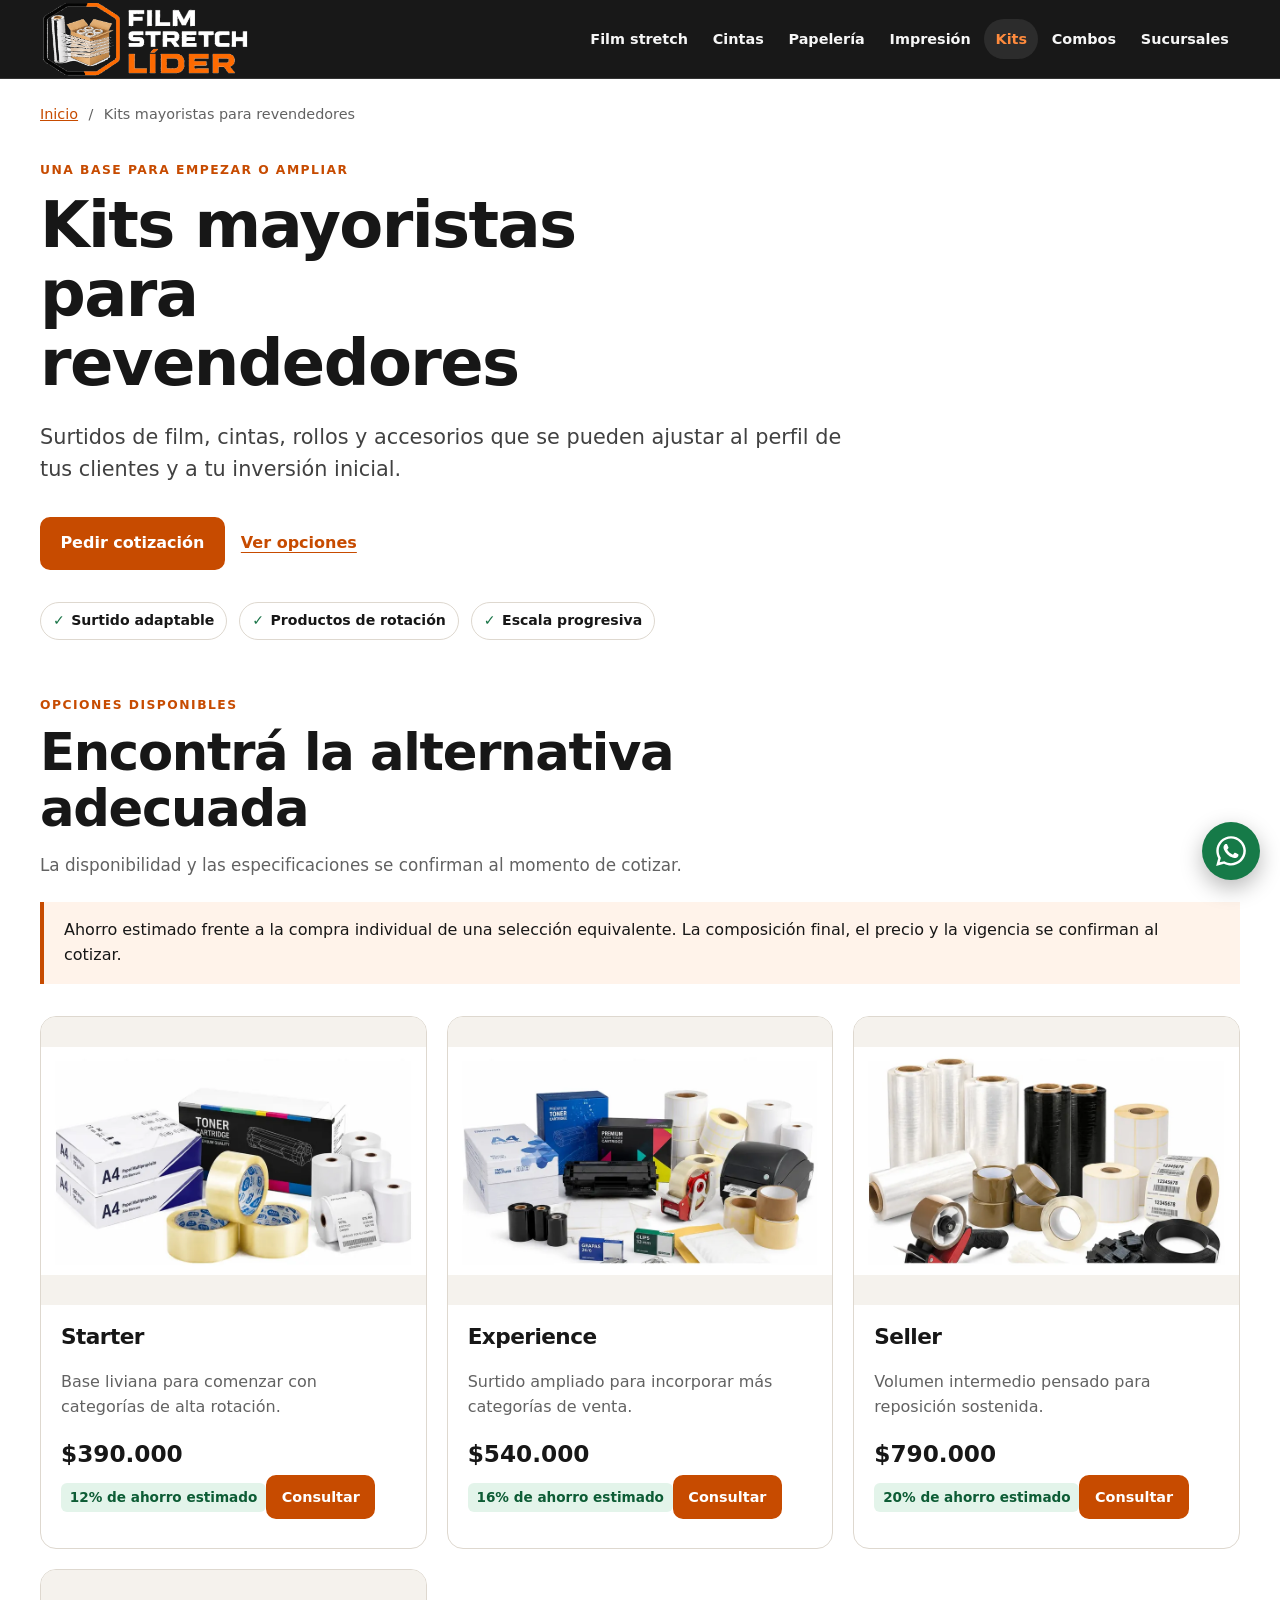
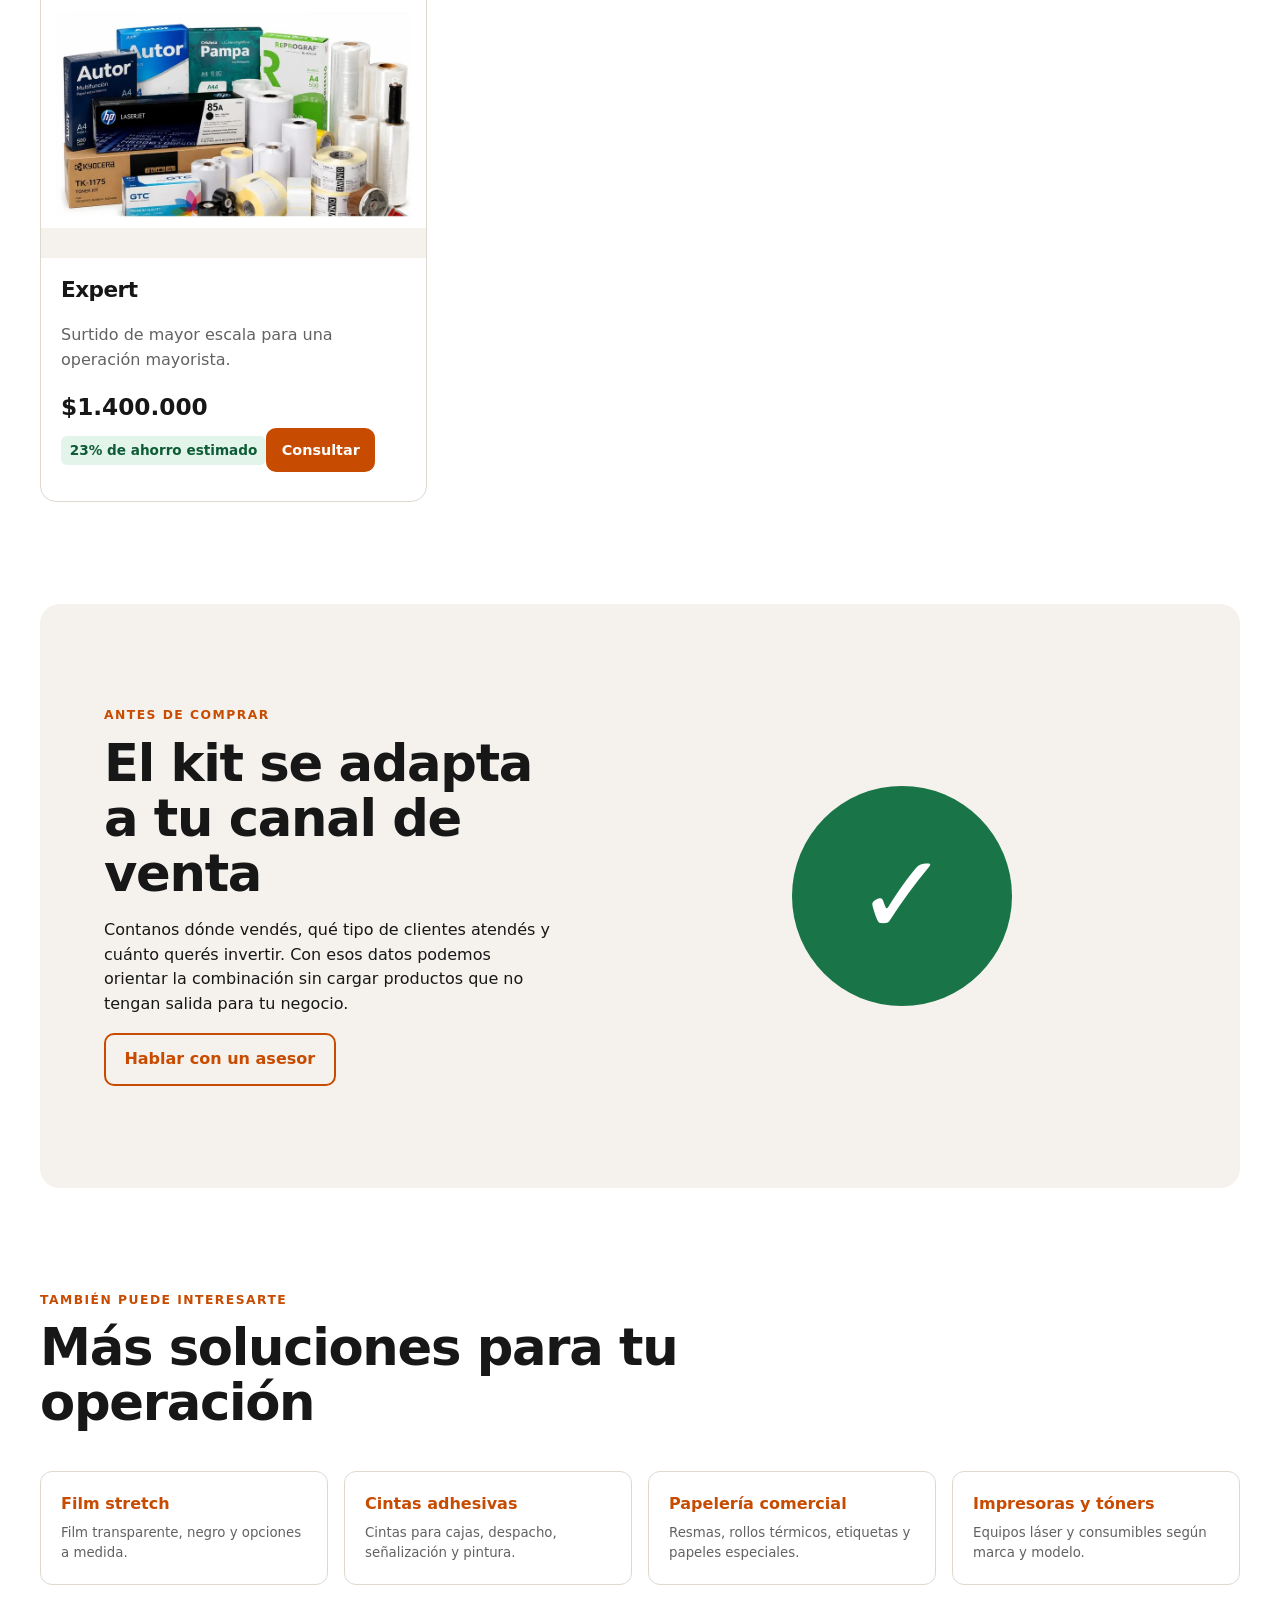
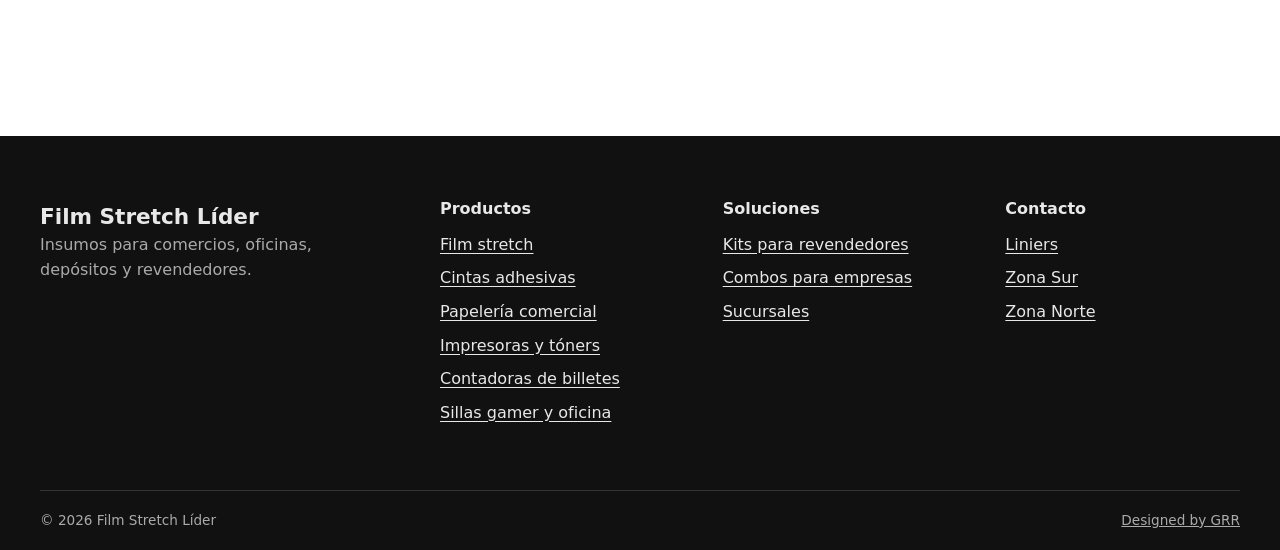
<file: kits-revendedores/index.html>
<!DOCTYPE html><html lang="es-AR"><head>
  <meta charset="utf-8"><meta name="viewport" content="width=device-width, initial-scale=1">
  <title>Kits mayoristas para revendedores | Film Stretch Líder</title><meta name="description" content="Kits de productos de alta rotación para emprendedores y revendedores. Cuatro niveles de inversión, surtido adaptable y atención personalizada."><meta name="robots" content="index,follow">
  <link rel="canonical" href="https://www.filmstretchlider.com.ar/kits-revendedores/"><link rel="icon" type="image/png" href="../assets/favicon.png">
  <meta name="theme-color" content="#111111"><meta property="og:locale" content="es_AR"><meta property="og:type" content="website">
  <meta property="og:title" content="Kits mayoristas para revendedores | Film Stretch Líder"><meta property="og:description" content="Kits de productos de alta rotación para emprendedores y revendedores. Cuatro niveles de inversión, surtido adaptable y atención personalizada."><meta property="og:url" content="https://www.filmstretchlider.com.ar/kits-revendedores/"><meta property="og:image" content="https://www.filmstretchlider.com.ar/assets/kit-seller-final.webp">
  <meta name="twitter:card" content="summary_large_image"><meta name="twitter:title" content="Kits mayoristas para revendedores | Film Stretch Líder"><meta name="twitter:description" content="Kits de productos de alta rotación para emprendedores y revendedores. Cuatro niveles de inversión, surtido adaptable y atención personalizada."><meta name="twitter:image" content="https://www.filmstretchlider.com.ar/assets/kit-seller-final.webp">
  <link rel="stylesheet" href="../styles.css?v=20260719b">
  <script type="application/ld+json">{"@context":"https://schema.org","@graph":[{"@type":"CollectionPage","@id":"https://www.filmstretchlider.com.ar/kits-revendedores/#webpage","url":"https://www.filmstretchlider.com.ar/kits-revendedores/","name":"Kits mayoristas para revendedores","description":"Kits de productos de alta rotación para emprendedores y revendedores. Cuatro niveles de inversión, surtido adaptable y atención personalizada.","inLanguage":"es-AR"},{"@type":"BreadcrumbList","itemListElement":[{"@type":"ListItem","position":1,"name":"Inicio","item":"https://www.filmstretchlider.com.ar/"},{"@type":"ListItem","position":2,"name":"Kits mayoristas para revendedores","item":"https://www.filmstretchlider.com.ar/kits-revendedores/"}]}]}</script>
</head><body>
<header class="site-header" data-site-header>
  <a class="skip-link" href="#contenido">Saltar al contenido</a>
  <div class="header-inner">
    <a class="brand-logo" href="../index.html" aria-label="Film Stretch Líder — Inicio"><img src="../assets/logo-filmstretchlider.png" width="760" height="281" alt="Film Stretch Líder" fetchpriority="high" decoding="async"></a>
    <button class="menu-toggle" type="button" aria-expanded="false" aria-controls="main-nav"><span aria-hidden="true">☰</span> Menú</button>
    <nav id="main-nav" class="main-nav" aria-label="Navegación principal">
      <a href="../film-stretch/">Film stretch</a><a href="../cintas-adhesivas/">Cintas</a><a href="../papeleria-comercial/">Papelería</a><a href="../impresoras-toners/">Impresión</a><a href="../kits-revendedores/" aria-current="page">Kits</a><a href="../combos-empresas/">Combos</a><a href="../sucursales/">Sucursales</a>
    </nav>
  </div>
</header><main id="contenido">
  <nav class="breadcrumbs" aria-label="Migas de pan"><a href="../index.html">Inicio</a><span aria-hidden="true">/</span><span>Kits mayoristas para revendedores</span></nav>
  <section class="category-hero"><div><p class="kicker">Una base para empezar o ampliar</p><h1>Kits mayoristas para revendedores</h1><p class="lead">Surtidos de film, cintas, rollos y accesorios que se pueden ajustar al perfil de tus clientes y a tu inversión inicial.</p><div class="hero-actions"><button class="button js-open-whatsapp" type="button" data-product="Kits mayoristas para revendedores">Pedir cotización</button><a class="text-link" href="#opciones">Ver opciones</a></div><ul class="check-list"><li>Surtido adaptable</li><li>Productos de rotación</li><li>Escala progresiva</li></ul></div></section>
  <section class="section" id="opciones"><div class="section-heading"><p class="kicker">Opciones disponibles</p><h2>Encontrá la alternativa adecuada</h2><p>La disponibilidad y las especificaciones se confirman al momento de cotizar.</p></div><p class="disclaimer">Ahorro estimado frente a la compra individual de una selección equivalente. La composición final, el precio y la vigencia se confirman al cotizar.</p><div class="product-grid"><article class="product-card">
    <div class="card-media"><img src="../assets/kit-starter-final.webp" width="876" height="520" alt="Starter" loading="lazy" decoding="async"></div>
    <div class="card-body"><h3>Starter</h3><p>Base liviana para comenzar con categorías de alta rotación.</p><p class="price">$390.000</p><p class="saving">12% de ahorro estimado</p><button class="button button-small js-open-whatsapp" type="button" data-product="kit revendedor Starter">Consultar</button></div>
  </article><article class="product-card">
    <div class="card-media"><img src="../assets/kit-experience-final.webp" width="876" height="520" alt="Experience" loading="lazy" decoding="async"></div>
    <div class="card-body"><h3>Experience</h3><p>Surtido ampliado para incorporar más categorías de venta.</p><p class="price">$540.000</p><p class="saving">16% de ahorro estimado</p><button class="button button-small js-open-whatsapp" type="button" data-product="kit revendedor Experience">Consultar</button></div>
  </article><article class="product-card">
    <div class="card-media"><img src="../assets/kit-seller-final.webp" width="876" height="520" alt="Seller" loading="lazy" decoding="async"></div>
    <div class="card-body"><h3>Seller</h3><p>Volumen intermedio pensado para reposición sostenida.</p><p class="price">$790.000</p><p class="saving">20% de ahorro estimado</p><button class="button button-small js-open-whatsapp" type="button" data-product="kit revendedor Seller">Consultar</button></div>
  </article><article class="product-card">
    <div class="card-media"><img src="../assets/kit-expert-final.webp" width="876" height="520" alt="Expert" loading="lazy" decoding="async"></div>
    <div class="card-body"><h3>Expert</h3><p>Surtido de mayor escala para una operación mayorista.</p><p class="price">$1.400.000</p><p class="saving">23% de ahorro estimado</p><button class="button button-small js-open-whatsapp" type="button" data-product="kit revendedor Expert">Consultar</button></div>
  </article></div></section>
  <section class="section guide"><div><p class="kicker">Antes de comprar</p><h2>El kit se adapta a tu canal de venta</h2><p>Contanos dónde vendés, qué tipo de clientes atendés y cuánto querés invertir. Con esos datos podemos orientar la combinación sin cargar productos que no tengan salida para tu negocio.</p><button class="button button-outline js-open-whatsapp" type="button" data-product="asesoramiento sobre Kits mayoristas para revendedores">Hablar con un asesor</button></div><div class="guide-mark" aria-hidden="true">✓</div></section>
  <section class="section related"><div class="section-heading"><p class="kicker">También puede interesarte</p><h2>Más soluciones para tu operación</h2></div><div class="link-grid"><a href="../film-stretch/"><span>Film stretch</span><small>Film transparente, negro y opciones a medida.</small></a><a href="../cintas-adhesivas/"><span>Cintas adhesivas</span><small>Cintas para cajas, despacho, señalización y pintura.</small></a><a href="../papeleria-comercial/"><span>Papelería comercial</span><small>Resmas, rollos térmicos, etiquetas y papeles especiales.</small></a><a href="../impresoras-toners/"><span>Impresoras y tóners</span><small>Equipos láser y consumibles según marca y modelo.</small></a></div></section>
</main><footer class="site-footer">
  <div class="footer-grid">
    <div><a class="footer-logo" href="../index.html">Film Stretch Líder</a><p>Insumos para comercios, oficinas, depósitos y revendedores.</p></div>
    <div><h2>Productos</h2><ul><li><a href="../film-stretch/">Film stretch</a></li><li><a href="../cintas-adhesivas/">Cintas adhesivas</a></li><li><a href="../papeleria-comercial/">Papelería comercial</a></li><li><a href="../impresoras-toners/">Impresoras y tóners</a></li><li><a href="../contadoras-billetes/">Contadoras de billetes</a></li><li><a href="../sillas-gamer/">Sillas gamer y oficina</a></li></ul></div>
    <div><h2>Soluciones</h2><ul><li><a href="../kits-revendedores/">Kits para revendedores</a></li><li><a href="../combos-empresas/">Combos para empresas</a></li><li><a href="../sucursales/">Sucursales</a></li></ul></div>
    <div><h2>Contacto</h2><ul><li><a href="mailto:ventas.liniers@filmstretchlider.com.ar">Liniers</a></li><li><a href="mailto:ventas.zamora@filmstretchlider.com.ar">Zona Sur</a></li><li><a href="mailto:ventas.sanisidro@filmstretchlider.com.ar">Zona Norte</a></li></ul></div>
  </div>
  <div class="footer-bottom"><span>© 2026 Film Stretch Líder</span><a href="https://www.instagram.com/gonzaloramonrios/" target="_blank" rel="noopener noreferrer">Designed by GRR</a></div>
</footer><button class="floating-whatsapp js-open-whatsapp" type="button" data-product="consulta general" aria-label="Consultar por WhatsApp"><svg viewBox="0 0 448 512" aria-hidden="true" focusable="false"><path fill="currentColor" d="M380.9 97.1C339 55.1 283.2 32 223.9 32c-122.4 0-221.7 99.6-221.7 222 0 39.1 10.2 77.3 29.6 111L.3 480l117.7-30.9c32.4 17.7 68.9 27 106 27h.1c122.3 0 224.1-99.6 224.1-222 0-59.3-25.2-115-67.3-157zm-157 341.6c-33.2 0-65.7-8.9-94-25.8l-6.7-4-69.8 18.3L72 359.2l-4.4-7c-18.5-29.4-28.2-63.4-28.2-98.2 0-101.7 82.8-184.5 184.6-184.5 49.3 0 95.6 19.2 130.4 54.1 34.8 34.9 56.2 81.2 56.1 130.5 0 101.8-84.9 184.6-186.6 184.6zm101.2-138.2c-5.5-2.8-32.8-16.1-37.9-18-5.1-1.9-8.8-2.8-12.5 2.8-3.7 5.6-14.3 18-17.6 21.8-3.2 3.7-6.5 4.2-12 1.4-32.6-16.3-54-29.1-75.6-66-5.7-9.8 5.7-9.1 16.3-30.3 1.8-3.7.9-6.9-.5-9.7-1.4-2.8-12.5-30.1-17.1-41.2-4.5-10.8-9.1-9.3-12.5-9.5-3.2-.2-6.9-.2-10.6-.2-3.7 0-9.7 1.4-14.8 6.9-5.1 5.6-19.4 19-19.4 46.3s19.9 53.7 22.6 57.4c2.8 3.7 39.1 59.7 94.8 83.8 35.2 15.2 49 16.5 66.6 13.9 10.7-1.6 32.8-13.4 37.4-26.4 4.6-13 4.6-24.1 3.2-26.4-1.3-2.5-5-3.9-10.5-6.6z"/></svg></button>
<div class="whatsapp-modal" hidden>
  <div class="modal-backdrop" data-close-modal></div>
  <section class="modal-panel" role="dialog" aria-modal="true" aria-labelledby="whatsapp-title" aria-describedby="whatsapp-product">
    <button class="modal-close" type="button" data-close-modal aria-label="Cerrar">×</button>
    <p class="kicker">Atención personalizada</p><h2 id="whatsapp-title">Elegí una sucursal</h2>
    <p id="whatsapp-product" data-modal-product>Consulta general</p>
    <div class="branch-options"><a href="#" data-whatsapp data-phone="5491159531743" data-branch="Liniers"><strong>Liniers</strong><span class="branch-address">Tonelero 5982, CABA</span><span class="branch-phone">WhatsApp: 11 5953-1743</span></a><a href="#" data-whatsapp data-phone="5491123380983" data-branch="Zona Sur"><strong>Zona Sur</strong><span class="branch-address">Av. Hipólito Yrigoyen 8367, Lomas de Zamora</span><span class="branch-phone">WhatsApp: 11 2338-0983</span></a><a href="#" data-whatsapp data-phone="5491141934557" data-branch="Zona Norte"><strong>Zona Norte</strong><span class="branch-address">Av. Centenario 1137, San Isidro</span><span class="branch-phone">WhatsApp: 11 4193-4557</span></a></div>
    <p class="modal-note">El mensaje incluirá el producto consultado para agilizar la respuesta.</p>
  </section>
</div>
<script src="../script.js" defer></script></body></html>
</file>
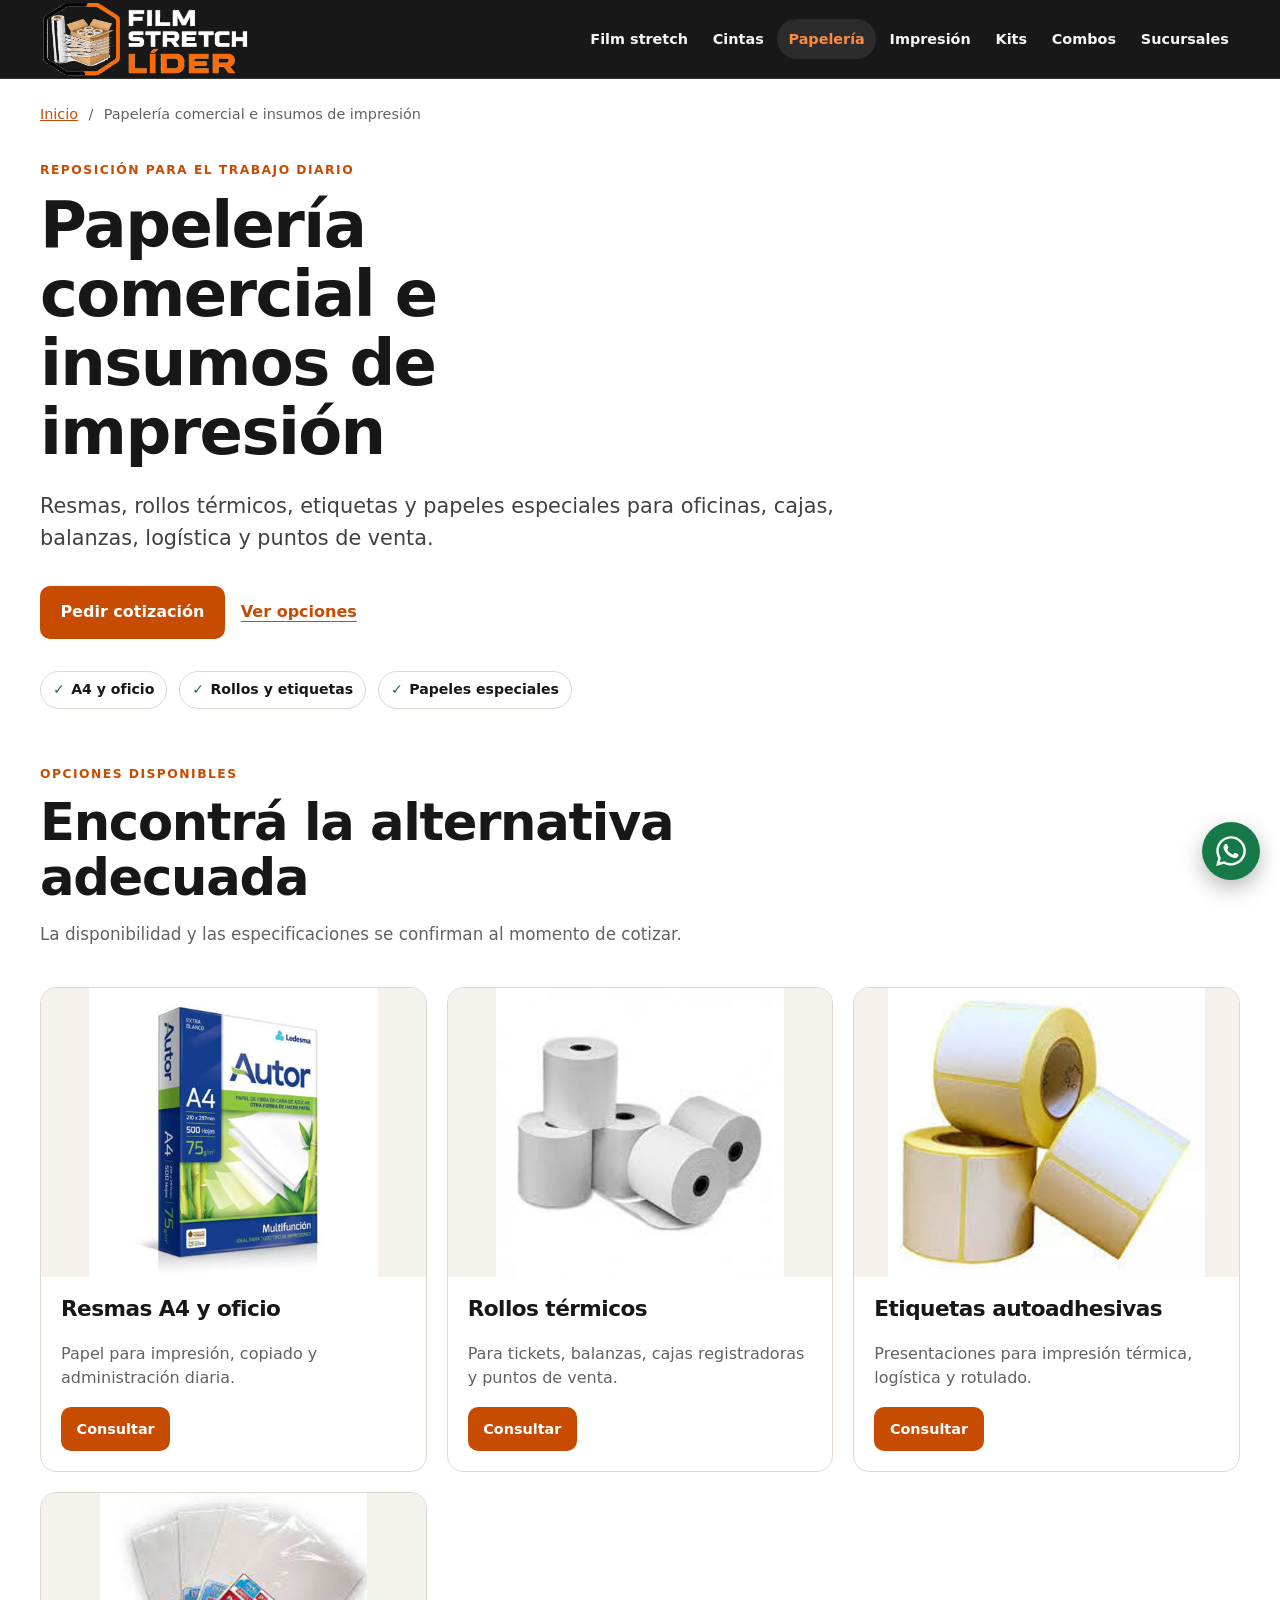
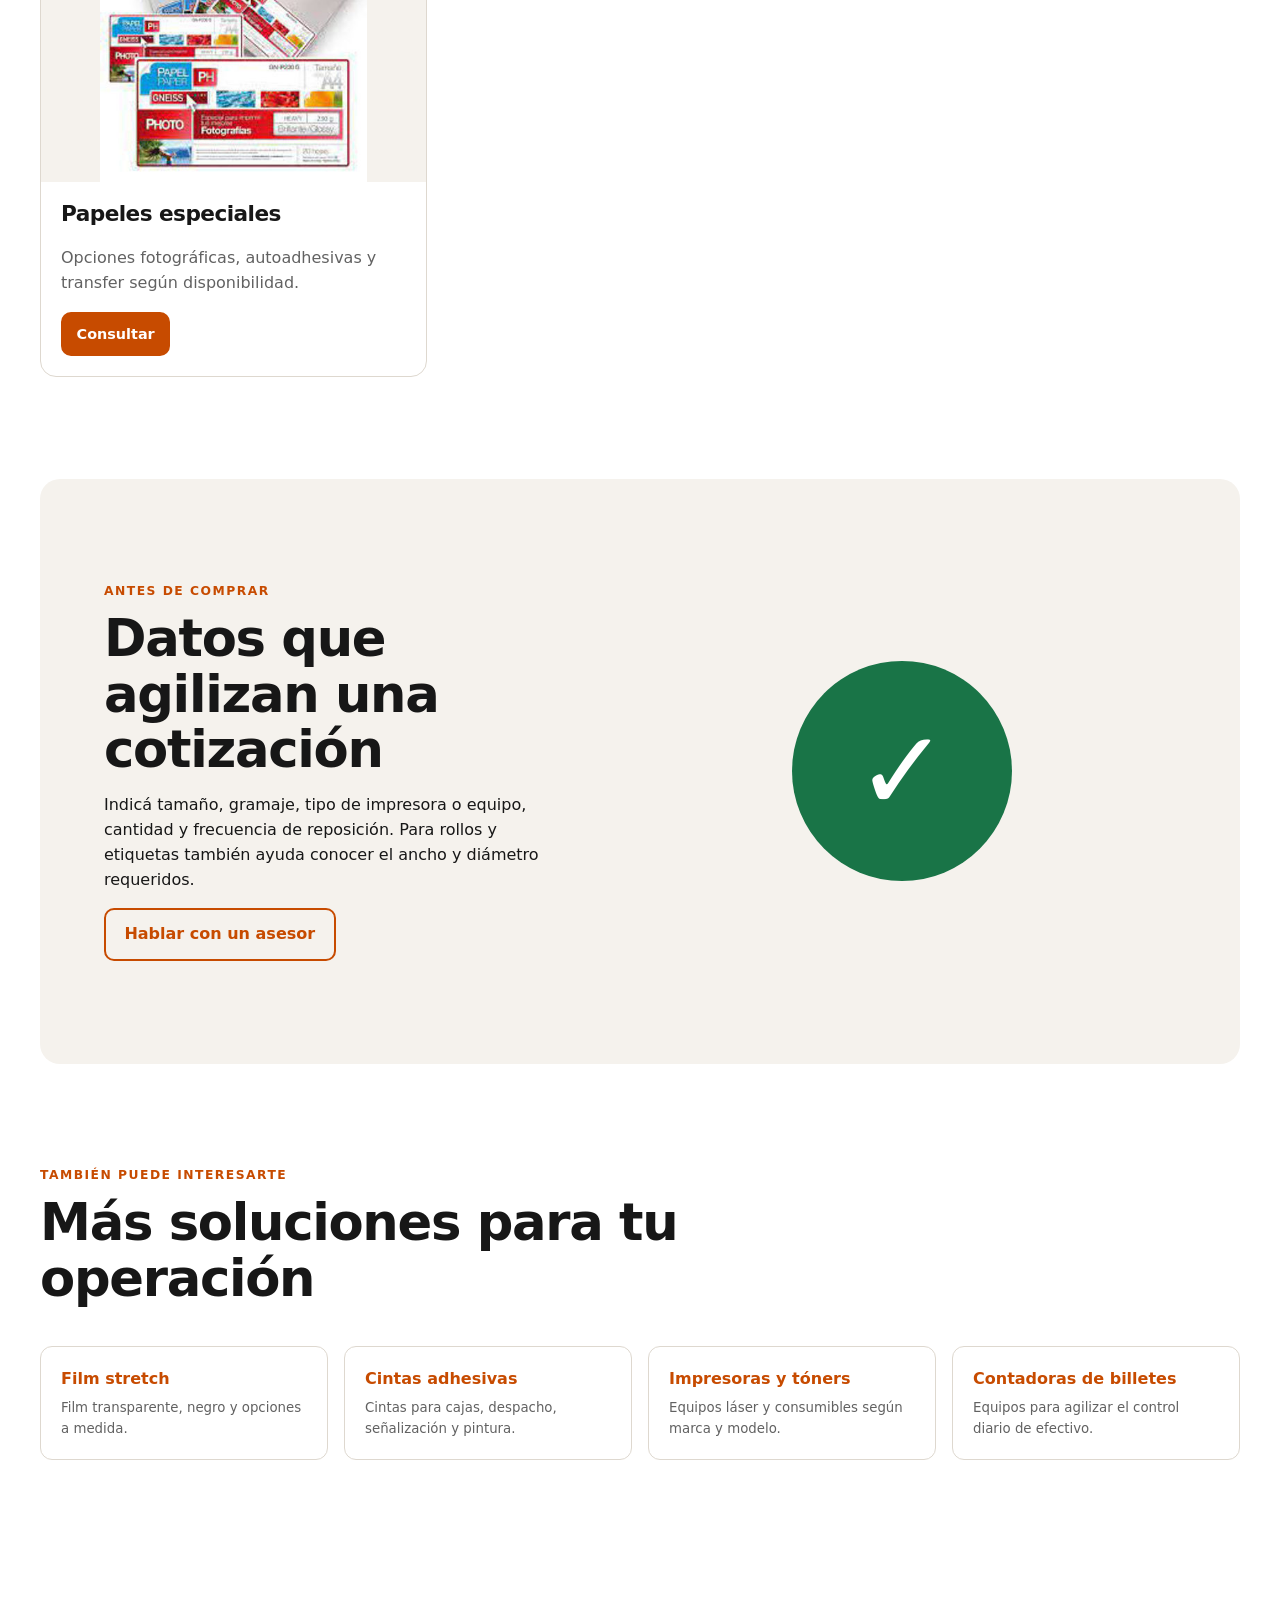
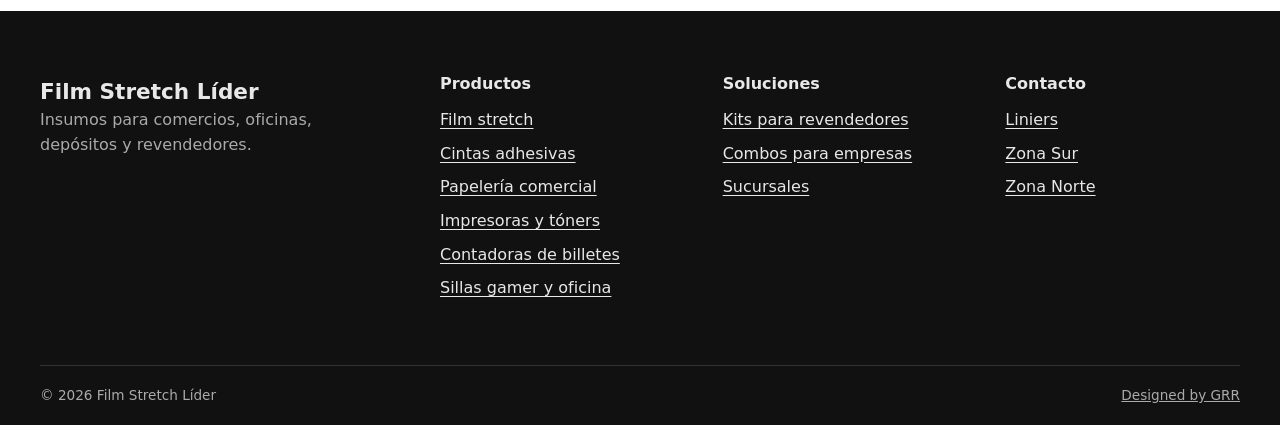
<file: papeleria-comercial/index.html>
<!DOCTYPE html><html lang="es-AR"><head>
  <meta charset="utf-8"><meta name="viewport" content="width=device-width, initial-scale=1">
  <title>Papelería comercial, resmas y rollos térmicos | Film Stretch Líder</title><meta name="description" content="Resmas A4 y oficio, rollos térmicos, etiquetas y papeles especiales para comercios y oficinas. Consultá stock y opciones por volumen."><meta name="robots" content="index,follow">
  <link rel="canonical" href="https://www.filmstretchlider.com.ar/papeleria-comercial/"><link rel="icon" type="image/png" href="../assets/favicon.png">
  <meta name="theme-color" content="#111111"><meta property="og:locale" content="es_AR"><meta property="og:type" content="website">
  <meta property="og:title" content="Papelería comercial, resmas y rollos térmicos | Film Stretch Líder"><meta property="og:description" content="Resmas A4 y oficio, rollos térmicos, etiquetas y papeles especiales para comercios y oficinas. Consultá stock y opciones por volumen."><meta property="og:url" content="https://www.filmstretchlider.com.ar/papeleria-comercial/"><meta property="og:image" content="https://www.filmstretchlider.com.ar/assets/autor-a4-75g.jpg">
  <meta name="twitter:card" content="summary_large_image"><meta name="twitter:title" content="Papelería comercial, resmas y rollos térmicos | Film Stretch Líder"><meta name="twitter:description" content="Resmas A4 y oficio, rollos térmicos, etiquetas y papeles especiales para comercios y oficinas. Consultá stock y opciones por volumen."><meta name="twitter:image" content="https://www.filmstretchlider.com.ar/assets/autor-a4-75g.jpg">
  <link rel="stylesheet" href="../styles.css?v=20260719b">
  <script type="application/ld+json">{"@context":"https://schema.org","@graph":[{"@type":"CollectionPage","@id":"https://www.filmstretchlider.com.ar/papeleria-comercial/#webpage","url":"https://www.filmstretchlider.com.ar/papeleria-comercial/","name":"Papelería comercial e insumos de impresión","description":"Resmas A4 y oficio, rollos térmicos, etiquetas y papeles especiales para comercios y oficinas. Consultá stock y opciones por volumen.","inLanguage":"es-AR"},{"@type":"BreadcrumbList","itemListElement":[{"@type":"ListItem","position":1,"name":"Inicio","item":"https://www.filmstretchlider.com.ar/"},{"@type":"ListItem","position":2,"name":"Papelería comercial e insumos de impresión","item":"https://www.filmstretchlider.com.ar/papeleria-comercial/"}]}]}</script>
</head><body>
<header class="site-header" data-site-header>
  <a class="skip-link" href="#contenido">Saltar al contenido</a>
  <div class="header-inner">
    <a class="brand-logo" href="../index.html" aria-label="Film Stretch Líder — Inicio"><img src="../assets/logo-filmstretchlider.png" width="760" height="281" alt="Film Stretch Líder" fetchpriority="high" decoding="async"></a>
    <button class="menu-toggle" type="button" aria-expanded="false" aria-controls="main-nav"><span aria-hidden="true">☰</span> Menú</button>
    <nav id="main-nav" class="main-nav" aria-label="Navegación principal">
      <a href="../film-stretch/">Film stretch</a><a href="../cintas-adhesivas/">Cintas</a><a href="../papeleria-comercial/" aria-current="page">Papelería</a><a href="../impresoras-toners/">Impresión</a><a href="../kits-revendedores/">Kits</a><a href="../combos-empresas/">Combos</a><a href="../sucursales/">Sucursales</a>
    </nav>
  </div>
</header><main id="contenido">
  <nav class="breadcrumbs" aria-label="Migas de pan"><a href="../index.html">Inicio</a><span aria-hidden="true">/</span><span>Papelería comercial e insumos de impresión</span></nav>
  <section class="category-hero"><div><p class="kicker">Reposición para el trabajo diario</p><h1>Papelería comercial e insumos de impresión</h1><p class="lead">Resmas, rollos térmicos, etiquetas y papeles especiales para oficinas, cajas, balanzas, logística y puntos de venta.</p><div class="hero-actions"><button class="button js-open-whatsapp" type="button" data-product="Papelería comercial e insumos de impresión">Pedir cotización</button><a class="text-link" href="#opciones">Ver opciones</a></div><ul class="check-list"><li>A4 y oficio</li><li>Rollos y etiquetas</li><li>Papeles especiales</li></ul></div></section>
  <section class="section" id="opciones"><div class="section-heading"><p class="kicker">Opciones disponibles</p><h2>Encontrá la alternativa adecuada</h2><p>La disponibilidad y las especificaciones se confirman al momento de cotizar.</p></div><div class="product-grid"><article class="product-card">
    <div class="card-media"><img src="../assets/autor-a4-75g.jpg" width="415" height="415" alt="Resmas A4 y oficio" loading="lazy" decoding="async"></div>
    <div class="card-body"><h3>Resmas A4 y oficio</h3><p>Papel para impresión, copiado y administración diaria.</p><button class="button button-small js-open-whatsapp" type="button" data-product="resmas A4 y oficio">Consultar</button></div>
  </article><article class="product-card">
    <div class="card-media"><img src="../assets/rollos-termicos.jpg" width="415" height="415" alt="Rollos térmicos" loading="lazy" decoding="async"></div>
    <div class="card-body"><h3>Rollos térmicos</h3><p>Para tickets, balanzas, cajas registradoras y puntos de venta.</p><button class="button button-small js-open-whatsapp" type="button" data-product="rollos térmicos">Consultar</button></div>
  </article><article class="product-card">
    <div class="card-media"><img src="../assets/etiquetas-rollo-trio.jpg" width="415" height="378" alt="Etiquetas autoadhesivas" loading="lazy" decoding="async"></div>
    <div class="card-body"><h3>Etiquetas autoadhesivas</h3><p>Presentaciones para impresión térmica, logística y rotulado.</p><button class="button button-small js-open-whatsapp" type="button" data-product="etiquetas autoadhesivas">Consultar</button></div>
  </article><article class="product-card">
    <div class="card-media"><img src="../assets/papel-foto-a4-pack.jpg" width="385" height="415" alt="Papeles especiales" loading="lazy" decoding="async"></div>
    <div class="card-body"><h3>Papeles especiales</h3><p>Opciones fotográficas, autoadhesivas y transfer según disponibilidad.</p><button class="button button-small js-open-whatsapp" type="button" data-product="papeles especiales">Consultar</button></div>
  </article></div></section>
  <section class="section guide"><div><p class="kicker">Antes de comprar</p><h2>Datos que agilizan una cotización</h2><p>Indicá tamaño, gramaje, tipo de impresora o equipo, cantidad y frecuencia de reposición. Para rollos y etiquetas también ayuda conocer el ancho y diámetro requeridos.</p><button class="button button-outline js-open-whatsapp" type="button" data-product="asesoramiento sobre Papelería comercial e insumos de impresión">Hablar con un asesor</button></div><div class="guide-mark" aria-hidden="true">✓</div></section>
  <section class="section related"><div class="section-heading"><p class="kicker">También puede interesarte</p><h2>Más soluciones para tu operación</h2></div><div class="link-grid"><a href="../film-stretch/"><span>Film stretch</span><small>Film transparente, negro y opciones a medida.</small></a><a href="../cintas-adhesivas/"><span>Cintas adhesivas</span><small>Cintas para cajas, despacho, señalización y pintura.</small></a><a href="../impresoras-toners/"><span>Impresoras y tóners</span><small>Equipos láser y consumibles según marca y modelo.</small></a><a href="../contadoras-billetes/"><span>Contadoras de billetes</span><small>Equipos para agilizar el control diario de efectivo.</small></a></div></section>
</main><footer class="site-footer">
  <div class="footer-grid">
    <div><a class="footer-logo" href="../index.html">Film Stretch Líder</a><p>Insumos para comercios, oficinas, depósitos y revendedores.</p></div>
    <div><h2>Productos</h2><ul><li><a href="../film-stretch/">Film stretch</a></li><li><a href="../cintas-adhesivas/">Cintas adhesivas</a></li><li><a href="../papeleria-comercial/">Papelería comercial</a></li><li><a href="../impresoras-toners/">Impresoras y tóners</a></li><li><a href="../contadoras-billetes/">Contadoras de billetes</a></li><li><a href="../sillas-gamer/">Sillas gamer y oficina</a></li></ul></div>
    <div><h2>Soluciones</h2><ul><li><a href="../kits-revendedores/">Kits para revendedores</a></li><li><a href="../combos-empresas/">Combos para empresas</a></li><li><a href="../sucursales/">Sucursales</a></li></ul></div>
    <div><h2>Contacto</h2><ul><li><a href="mailto:ventas.liniers@filmstretchlider.com.ar">Liniers</a></li><li><a href="mailto:ventas.zamora@filmstretchlider.com.ar">Zona Sur</a></li><li><a href="mailto:ventas.sanisidro@filmstretchlider.com.ar">Zona Norte</a></li></ul></div>
  </div>
  <div class="footer-bottom"><span>© 2026 Film Stretch Líder</span><a href="https://www.instagram.com/gonzaloramonrios/" target="_blank" rel="noopener noreferrer">Designed by GRR</a></div>
</footer><button class="floating-whatsapp js-open-whatsapp" type="button" data-product="consulta general" aria-label="Consultar por WhatsApp"><svg viewBox="0 0 448 512" aria-hidden="true" focusable="false"><path fill="currentColor" d="M380.9 97.1C339 55.1 283.2 32 223.9 32c-122.4 0-221.7 99.6-221.7 222 0 39.1 10.2 77.3 29.6 111L.3 480l117.7-30.9c32.4 17.7 68.9 27 106 27h.1c122.3 0 224.1-99.6 224.1-222 0-59.3-25.2-115-67.3-157zm-157 341.6c-33.2 0-65.7-8.9-94-25.8l-6.7-4-69.8 18.3L72 359.2l-4.4-7c-18.5-29.4-28.2-63.4-28.2-98.2 0-101.7 82.8-184.5 184.6-184.5 49.3 0 95.6 19.2 130.4 54.1 34.8 34.9 56.2 81.2 56.1 130.5 0 101.8-84.9 184.6-186.6 184.6zm101.2-138.2c-5.5-2.8-32.8-16.1-37.9-18-5.1-1.9-8.8-2.8-12.5 2.8-3.7 5.6-14.3 18-17.6 21.8-3.2 3.7-6.5 4.2-12 1.4-32.6-16.3-54-29.1-75.6-66-5.7-9.8 5.7-9.1 16.3-30.3 1.8-3.7.9-6.9-.5-9.7-1.4-2.8-12.5-30.1-17.1-41.2-4.5-10.8-9.1-9.3-12.5-9.5-3.2-.2-6.9-.2-10.6-.2-3.7 0-9.7 1.4-14.8 6.9-5.1 5.6-19.4 19-19.4 46.3s19.9 53.7 22.6 57.4c2.8 3.7 39.1 59.7 94.8 83.8 35.2 15.2 49 16.5 66.6 13.9 10.7-1.6 32.8-13.4 37.4-26.4 4.6-13 4.6-24.1 3.2-26.4-1.3-2.5-5-3.9-10.5-6.6z"/></svg></button>
<div class="whatsapp-modal" hidden>
  <div class="modal-backdrop" data-close-modal></div>
  <section class="modal-panel" role="dialog" aria-modal="true" aria-labelledby="whatsapp-title" aria-describedby="whatsapp-product">
    <button class="modal-close" type="button" data-close-modal aria-label="Cerrar">×</button>
    <p class="kicker">Atención personalizada</p><h2 id="whatsapp-title">Elegí una sucursal</h2>
    <p id="whatsapp-product" data-modal-product>Consulta general</p>
    <div class="branch-options"><a href="#" data-whatsapp data-phone="5491159531743" data-branch="Liniers"><strong>Liniers</strong><span class="branch-address">Tonelero 5982, CABA</span><span class="branch-phone">WhatsApp: 11 5953-1743</span></a><a href="#" data-whatsapp data-phone="5491123380983" data-branch="Zona Sur"><strong>Zona Sur</strong><span class="branch-address">Av. Hipólito Yrigoyen 8367, Lomas de Zamora</span><span class="branch-phone">WhatsApp: 11 2338-0983</span></a><a href="#" data-whatsapp data-phone="5491141934557" data-branch="Zona Norte"><strong>Zona Norte</strong><span class="branch-address">Av. Centenario 1137, San Isidro</span><span class="branch-phone">WhatsApp: 11 4193-4557</span></a></div>
    <p class="modal-note">El mensaje incluirá el producto consultado para agilizar la respuesta.</p>
  </section>
</div>
<script src="../script.js" defer></script></body></html>
</file>
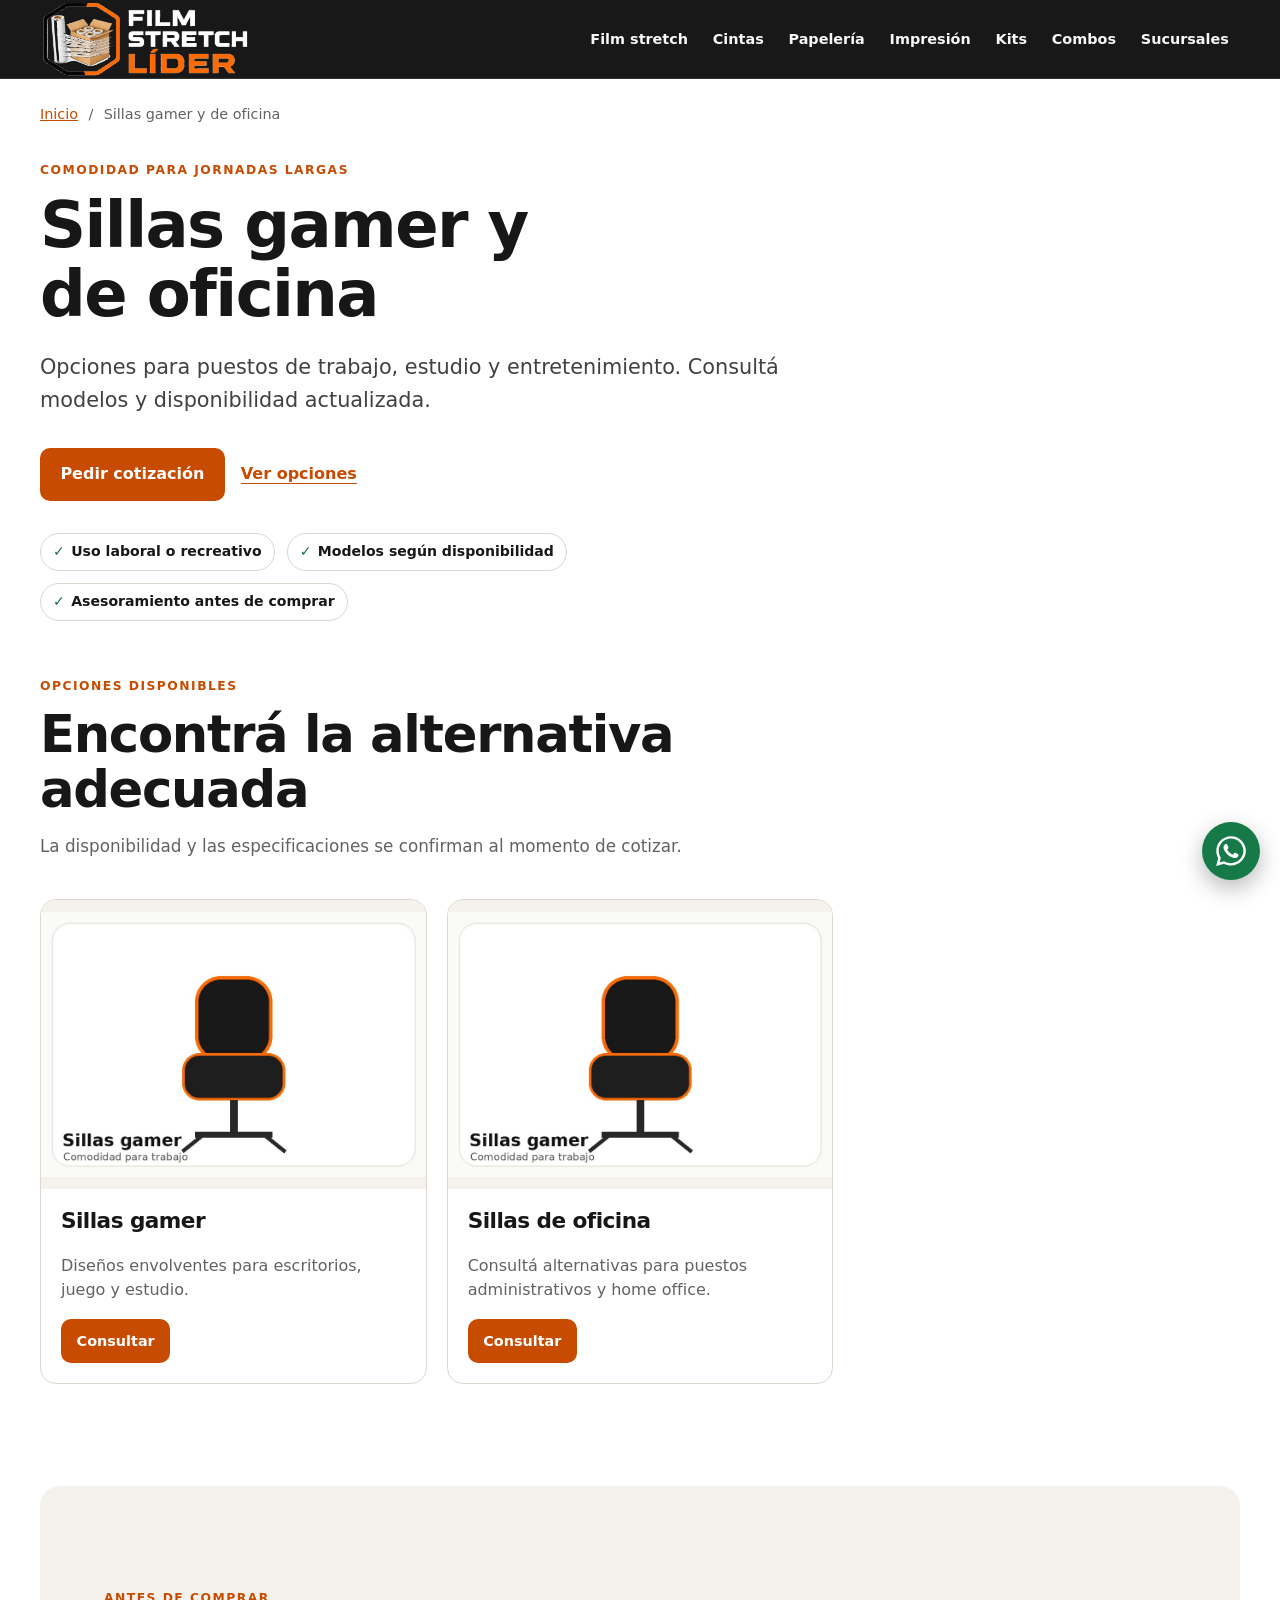
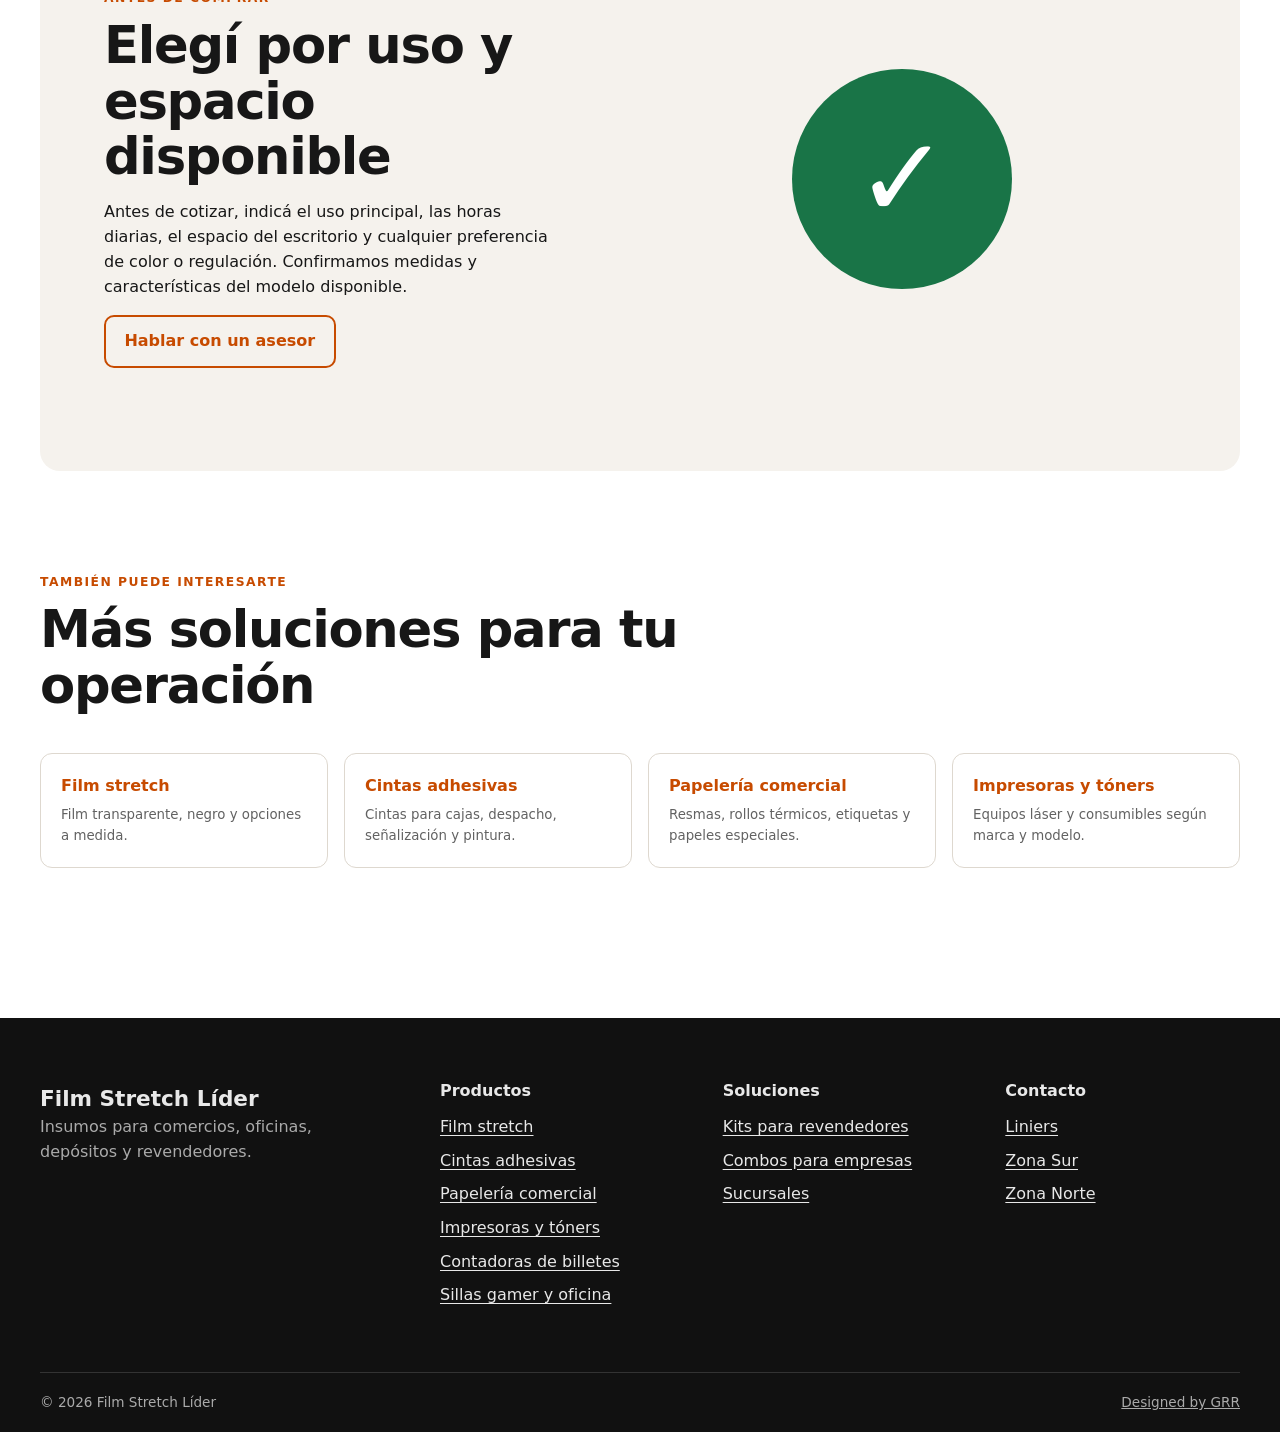
<file: sillas-gamer/index.html>
<!DOCTYPE html><html lang="es-AR"><head>
  <meta charset="utf-8"><meta name="viewport" content="width=device-width, initial-scale=1">
  <title>Sillas gamer y de oficina | Film Stretch Líder</title><meta name="description" content="Sillas gamer y de oficina para espacios de trabajo y estudio. Consultá modelos, características, colores y stock disponible."><meta name="robots" content="index,follow">
  <link rel="canonical" href="https://www.filmstretchlider.com.ar/sillas-gamer/"><link rel="icon" type="image/png" href="../assets/favicon.png">
  <meta name="theme-color" content="#111111"><meta property="og:locale" content="es_AR"><meta property="og:type" content="website">
  <meta property="og:title" content="Sillas gamer y de oficina | Film Stretch Líder"><meta property="og:description" content="Sillas gamer y de oficina para espacios de trabajo y estudio. Consultá modelos, características, colores y stock disponible."><meta property="og:url" content="https://www.filmstretchlider.com.ar/sillas-gamer/"><meta property="og:image" content="https://www.filmstretchlider.com.ar/assets/sillas-gamer.jpg">
  <meta name="twitter:card" content="summary_large_image"><meta name="twitter:title" content="Sillas gamer y de oficina | Film Stretch Líder"><meta name="twitter:description" content="Sillas gamer y de oficina para espacios de trabajo y estudio. Consultá modelos, características, colores y stock disponible."><meta name="twitter:image" content="https://www.filmstretchlider.com.ar/assets/sillas-gamer.jpg">
  <link rel="stylesheet" href="../styles.css?v=20260719b">
  <script type="application/ld+json">{"@context":"https://schema.org","@graph":[{"@type":"CollectionPage","@id":"https://www.filmstretchlider.com.ar/sillas-gamer/#webpage","url":"https://www.filmstretchlider.com.ar/sillas-gamer/","name":"Sillas gamer y de oficina","description":"Sillas gamer y de oficina para espacios de trabajo y estudio. Consultá modelos, características, colores y stock disponible.","inLanguage":"es-AR"},{"@type":"BreadcrumbList","itemListElement":[{"@type":"ListItem","position":1,"name":"Inicio","item":"https://www.filmstretchlider.com.ar/"},{"@type":"ListItem","position":2,"name":"Sillas gamer y de oficina","item":"https://www.filmstretchlider.com.ar/sillas-gamer/"}]}]}</script>
</head><body>
<header class="site-header" data-site-header>
  <a class="skip-link" href="#contenido">Saltar al contenido</a>
  <div class="header-inner">
    <a class="brand-logo" href="../index.html" aria-label="Film Stretch Líder — Inicio"><img src="../assets/logo-filmstretchlider.png" width="760" height="281" alt="Film Stretch Líder" fetchpriority="high" decoding="async"></a>
    <button class="menu-toggle" type="button" aria-expanded="false" aria-controls="main-nav"><span aria-hidden="true">☰</span> Menú</button>
    <nav id="main-nav" class="main-nav" aria-label="Navegación principal">
      <a href="../film-stretch/">Film stretch</a><a href="../cintas-adhesivas/">Cintas</a><a href="../papeleria-comercial/">Papelería</a><a href="../impresoras-toners/">Impresión</a><a href="../kits-revendedores/">Kits</a><a href="../combos-empresas/">Combos</a><a href="../sucursales/">Sucursales</a>
    </nav>
  </div>
</header><main id="contenido">
  <nav class="breadcrumbs" aria-label="Migas de pan"><a href="../index.html">Inicio</a><span aria-hidden="true">/</span><span>Sillas gamer y de oficina</span></nav>
  <section class="category-hero"><div><p class="kicker">Comodidad para jornadas largas</p><h1>Sillas gamer y de oficina</h1><p class="lead">Opciones para puestos de trabajo, estudio y entretenimiento. Consultá modelos y disponibilidad actualizada.</p><div class="hero-actions"><button class="button js-open-whatsapp" type="button" data-product="Sillas gamer y de oficina">Pedir cotización</button><a class="text-link" href="#opciones">Ver opciones</a></div><ul class="check-list"><li>Uso laboral o recreativo</li><li>Modelos según disponibilidad</li><li>Asesoramiento antes de comprar</li></ul></div></section>
  <section class="section" id="opciones"><div class="section-heading"><p class="kicker">Opciones disponibles</p><h2>Encontrá la alternativa adecuada</h2><p>La disponibilidad y las especificaciones se confirman al momento de cotizar.</p></div><div class="product-grid"><article class="product-card">
    <div class="card-media"><img src="../assets/sillas-gamer.jpg" width="900" height="620" alt="Sillas gamer" loading="lazy" decoding="async"></div>
    <div class="card-body"><h3>Sillas gamer</h3><p>Diseños envolventes para escritorios, juego y estudio.</p><button class="button button-small js-open-whatsapp" type="button" data-product="silla gamer">Consultar</button></div>
  </article><article class="product-card">
    <div class="card-media"><img src="../assets/sillas-gamer.jpg" width="900" height="620" alt="Sillas de oficina" loading="lazy" decoding="async"></div>
    <div class="card-body"><h3>Sillas de oficina</h3><p>Consultá alternativas para puestos administrativos y home office.</p><button class="button button-small js-open-whatsapp" type="button" data-product="silla de oficina">Consultar</button></div>
  </article></div></section>
  <section class="section guide"><div><p class="kicker">Antes de comprar</p><h2>Elegí por uso y espacio disponible</h2><p>Antes de cotizar, indicá el uso principal, las horas diarias, el espacio del escritorio y cualquier preferencia de color o regulación. Confirmamos medidas y características del modelo disponible.</p><button class="button button-outline js-open-whatsapp" type="button" data-product="asesoramiento sobre Sillas gamer y de oficina">Hablar con un asesor</button></div><div class="guide-mark" aria-hidden="true">✓</div></section>
  <section class="section related"><div class="section-heading"><p class="kicker">También puede interesarte</p><h2>Más soluciones para tu operación</h2></div><div class="link-grid"><a href="../film-stretch/"><span>Film stretch</span><small>Film transparente, negro y opciones a medida.</small></a><a href="../cintas-adhesivas/"><span>Cintas adhesivas</span><small>Cintas para cajas, despacho, señalización y pintura.</small></a><a href="../papeleria-comercial/"><span>Papelería comercial</span><small>Resmas, rollos térmicos, etiquetas y papeles especiales.</small></a><a href="../impresoras-toners/"><span>Impresoras y tóners</span><small>Equipos láser y consumibles según marca y modelo.</small></a></div></section>
</main><footer class="site-footer">
  <div class="footer-grid">
    <div><a class="footer-logo" href="../index.html">Film Stretch Líder</a><p>Insumos para comercios, oficinas, depósitos y revendedores.</p></div>
    <div><h2>Productos</h2><ul><li><a href="../film-stretch/">Film stretch</a></li><li><a href="../cintas-adhesivas/">Cintas adhesivas</a></li><li><a href="../papeleria-comercial/">Papelería comercial</a></li><li><a href="../impresoras-toners/">Impresoras y tóners</a></li><li><a href="../contadoras-billetes/">Contadoras de billetes</a></li><li><a href="../sillas-gamer/">Sillas gamer y oficina</a></li></ul></div>
    <div><h2>Soluciones</h2><ul><li><a href="../kits-revendedores/">Kits para revendedores</a></li><li><a href="../combos-empresas/">Combos para empresas</a></li><li><a href="../sucursales/">Sucursales</a></li></ul></div>
    <div><h2>Contacto</h2><ul><li><a href="mailto:ventas.liniers@filmstretchlider.com.ar">Liniers</a></li><li><a href="mailto:ventas.zamora@filmstretchlider.com.ar">Zona Sur</a></li><li><a href="mailto:ventas.sanisidro@filmstretchlider.com.ar">Zona Norte</a></li></ul></div>
  </div>
  <div class="footer-bottom"><span>© 2026 Film Stretch Líder</span><a href="https://www.instagram.com/gonzaloramonrios/" target="_blank" rel="noopener noreferrer">Designed by GRR</a></div>
</footer><button class="floating-whatsapp js-open-whatsapp" type="button" data-product="consulta general" aria-label="Consultar por WhatsApp"><svg viewBox="0 0 448 512" aria-hidden="true" focusable="false"><path fill="currentColor" d="M380.9 97.1C339 55.1 283.2 32 223.9 32c-122.4 0-221.7 99.6-221.7 222 0 39.1 10.2 77.3 29.6 111L.3 480l117.7-30.9c32.4 17.7 68.9 27 106 27h.1c122.3 0 224.1-99.6 224.1-222 0-59.3-25.2-115-67.3-157zm-157 341.6c-33.2 0-65.7-8.9-94-25.8l-6.7-4-69.8 18.3L72 359.2l-4.4-7c-18.5-29.4-28.2-63.4-28.2-98.2 0-101.7 82.8-184.5 184.6-184.5 49.3 0 95.6 19.2 130.4 54.1 34.8 34.9 56.2 81.2 56.1 130.5 0 101.8-84.9 184.6-186.6 184.6zm101.2-138.2c-5.5-2.8-32.8-16.1-37.9-18-5.1-1.9-8.8-2.8-12.5 2.8-3.7 5.6-14.3 18-17.6 21.8-3.2 3.7-6.5 4.2-12 1.4-32.6-16.3-54-29.1-75.6-66-5.7-9.8 5.7-9.1 16.3-30.3 1.8-3.7.9-6.9-.5-9.7-1.4-2.8-12.5-30.1-17.1-41.2-4.5-10.8-9.1-9.3-12.5-9.5-3.2-.2-6.9-.2-10.6-.2-3.7 0-9.7 1.4-14.8 6.9-5.1 5.6-19.4 19-19.4 46.3s19.9 53.7 22.6 57.4c2.8 3.7 39.1 59.7 94.8 83.8 35.2 15.2 49 16.5 66.6 13.9 10.7-1.6 32.8-13.4 37.4-26.4 4.6-13 4.6-24.1 3.2-26.4-1.3-2.5-5-3.9-10.5-6.6z"/></svg></button>
<div class="whatsapp-modal" hidden>
  <div class="modal-backdrop" data-close-modal></div>
  <section class="modal-panel" role="dialog" aria-modal="true" aria-labelledby="whatsapp-title" aria-describedby="whatsapp-product">
    <button class="modal-close" type="button" data-close-modal aria-label="Cerrar">×</button>
    <p class="kicker">Atención personalizada</p><h2 id="whatsapp-title">Elegí una sucursal</h2>
    <p id="whatsapp-product" data-modal-product>Consulta general</p>
    <div class="branch-options"><a href="#" data-whatsapp data-phone="5491159531743" data-branch="Liniers"><strong>Liniers</strong><span class="branch-address">Tonelero 5982, CABA</span><span class="branch-phone">WhatsApp: 11 5953-1743</span></a><a href="#" data-whatsapp data-phone="5491123380983" data-branch="Zona Sur"><strong>Zona Sur</strong><span class="branch-address">Av. Hipólito Yrigoyen 8367, Lomas de Zamora</span><span class="branch-phone">WhatsApp: 11 2338-0983</span></a><a href="#" data-whatsapp data-phone="5491141934557" data-branch="Zona Norte"><strong>Zona Norte</strong><span class="branch-address">Av. Centenario 1137, San Isidro</span><span class="branch-phone">WhatsApp: 11 4193-4557</span></a></div>
    <p class="modal-note">El mensaje incluirá el producto consultado para agilizar la respuesta.</p>
  </section>
</div>
<script src="../script.js" defer></script></body></html>
</file>
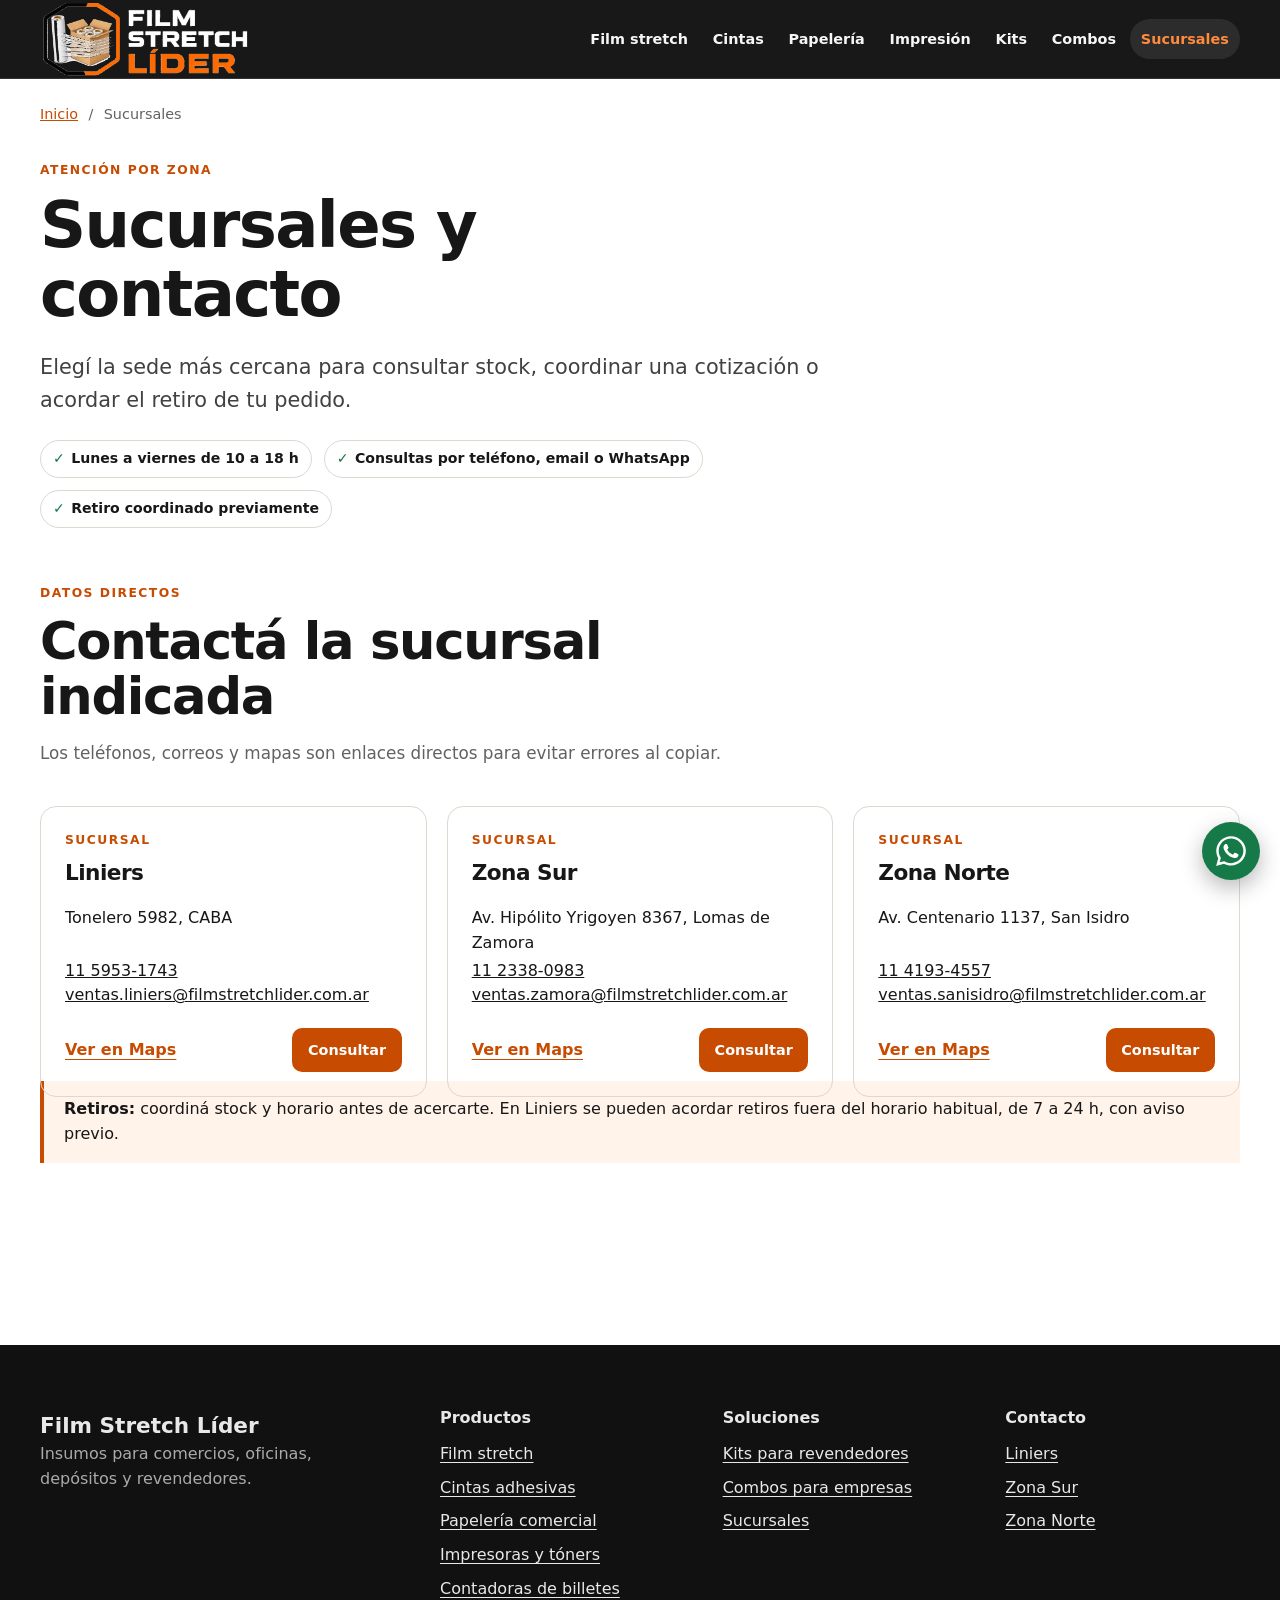
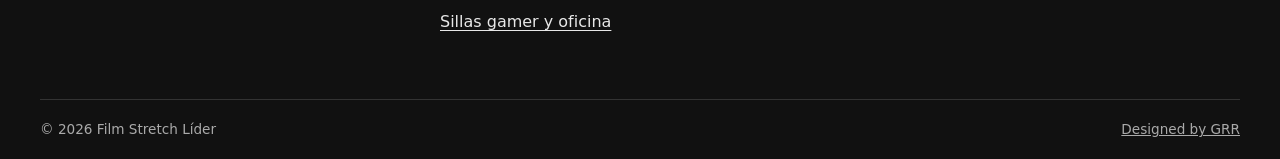
<file: sucursales/index.html>
<!DOCTYPE html><html lang="es-AR"><head>
  <meta charset="utf-8"><meta name="viewport" content="width=device-width, initial-scale=1">
  <title>Sucursales y contacto | Film Stretch Líder</title><meta name="description" content="Sucursales de Film Stretch Líder en Liniers, Lomas de Zamora y San Isidro. Teléfonos, correos, mapas y horarios de atención actualizados."><meta name="robots" content="index,follow">
  <link rel="canonical" href="https://www.filmstretchlider.com.ar/sucursales/"><link rel="icon" type="image/png" href="../assets/favicon.png">
  <meta name="theme-color" content="#111111"><meta property="og:locale" content="es_AR"><meta property="og:type" content="website">
  <meta property="og:title" content="Sucursales y contacto | Film Stretch Líder"><meta property="og:description" content="Sucursales de Film Stretch Líder en Liniers, Lomas de Zamora y San Isidro. Teléfonos, correos, mapas y horarios de atención actualizados."><meta property="og:url" content="https://www.filmstretchlider.com.ar/sucursales/"><meta property="og:image" content="https://www.filmstretchlider.com.ar/assets/hero-collage.webp">
  <meta name="twitter:card" content="summary_large_image"><meta name="twitter:title" content="Sucursales y contacto | Film Stretch Líder"><meta name="twitter:description" content="Sucursales de Film Stretch Líder en Liniers, Lomas de Zamora y San Isidro. Teléfonos, correos, mapas y horarios de atención actualizados."><meta name="twitter:image" content="https://www.filmstretchlider.com.ar/assets/hero-collage.webp">
  <link rel="stylesheet" href="../styles.css?v=20260719b">
  <script type="application/ld+json">{"@context":"https://schema.org","@graph":[{"@type":"Store","name":"Film Stretch Líder — Liniers","url":"https://www.filmstretchlider.com.ar/sucursales/","telephone":"+54 9 11 5953-1743","email":"ventas.liniers@filmstretchlider.com.ar","address":{"@type":"PostalAddress","streetAddress":"Tonelero 5982, CABA","addressCountry":"AR"},"openingHoursSpecification":[{"@type":"OpeningHoursSpecification","dayOfWeek":["Monday","Tuesday","Wednesday","Thursday","Friday"],"opens":"10:00","closes":"18:00"}]},{"@type":"Store","name":"Film Stretch Líder — Zona Sur","url":"https://www.filmstretchlider.com.ar/sucursales/","telephone":"+54 9 11 2338-0983","email":"ventas.zamora@filmstretchlider.com.ar","address":{"@type":"PostalAddress","streetAddress":"Av. Hipólito Yrigoyen 8367, Lomas de Zamora","addressCountry":"AR"},"openingHoursSpecification":[{"@type":"OpeningHoursSpecification","dayOfWeek":["Monday","Tuesday","Wednesday","Thursday","Friday"],"opens":"10:00","closes":"18:00"}]},{"@type":"Store","name":"Film Stretch Líder — Zona Norte","url":"https://www.filmstretchlider.com.ar/sucursales/","telephone":"+54 9 11 4193-4557","email":"ventas.sanisidro@filmstretchlider.com.ar","address":{"@type":"PostalAddress","streetAddress":"Av. Centenario 1137, San Isidro","addressCountry":"AR"},"openingHoursSpecification":[{"@type":"OpeningHoursSpecification","dayOfWeek":["Monday","Tuesday","Wednesday","Thursday","Friday"],"opens":"10:00","closes":"18:00"}]}]}</script>
</head><body><header class="site-header" data-site-header>
  <a class="skip-link" href="#contenido">Saltar al contenido</a>
  <div class="header-inner">
    <a class="brand-logo" href="../index.html" aria-label="Film Stretch Líder — Inicio"><img src="../assets/logo-filmstretchlider.png" width="760" height="281" alt="Film Stretch Líder" fetchpriority="high" decoding="async"></a>
    <button class="menu-toggle" type="button" aria-expanded="false" aria-controls="main-nav"><span aria-hidden="true">☰</span> Menú</button>
    <nav id="main-nav" class="main-nav" aria-label="Navegación principal">
      <a href="../film-stretch/">Film stretch</a><a href="../cintas-adhesivas/">Cintas</a><a href="../papeleria-comercial/">Papelería</a><a href="../impresoras-toners/">Impresión</a><a href="../kits-revendedores/">Kits</a><a href="../combos-empresas/">Combos</a><a href="../sucursales/" aria-current="page">Sucursales</a>
    </nav>
  </div>
</header><main id="contenido"><nav class="breadcrumbs" aria-label="Migas de pan"><a href="../index.html">Inicio</a><span aria-hidden="true">/</span><span>Sucursales</span></nav><section class="category-hero"><div><p class="kicker">Atención por zona</p><h1>Sucursales y contacto</h1><p class="lead">Elegí la sede más cercana para consultar stock, coordinar una cotización o acordar el retiro de tu pedido.</p><ul class="check-list"><li>Lunes a viernes de 10 a 18 h</li><li>Consultas por teléfono, email o WhatsApp</li><li>Retiro coordinado previamente</li></ul></div></section><section class="section"><div class="section-heading"><p class="kicker">Datos directos</p><h2>Contactá la sucursal indicada</h2><p>Los teléfonos, correos y mapas son enlaces directos para evitar errores al copiar.</p></div><div class="branch-grid"><article class="branch-card"><p class="kicker">Sucursal</p><h3>Liniers</h3><address>Tonelero 5982, CABA</address><p><a href="tel:+5491159531743">11&nbsp;5953&#8209;1743</a><br><a href="mailto:ventas.liniers@filmstretchlider.com.ar">ventas.liniers@filmstretchlider.com.ar</a></p><div><a class="text-link" href="https://www.google.com/maps/search/?api=1&query=Tonelero+5982+CABA" target="_blank" rel="noopener noreferrer">Ver en Maps</a><button class="button button-small js-open-whatsapp" type="button" data-product="consulta para Liniers">Consultar</button></div></article><article class="branch-card"><p class="kicker">Sucursal</p><h3>Zona Sur</h3><address>Av. Hipólito Yrigoyen 8367, Lomas de Zamora</address><p><a href="tel:+5491123380983">11&nbsp;2338&#8209;0983</a><br><a href="mailto:ventas.zamora@filmstretchlider.com.ar">ventas.zamora@filmstretchlider.com.ar</a></p><div><a class="text-link" href="https://www.google.com/maps/search/?api=1&query=Av+Hipolito+Yrigoyen+8367+Lomas+de+Zamora" target="_blank" rel="noopener noreferrer">Ver en Maps</a><button class="button button-small js-open-whatsapp" type="button" data-product="consulta para Zona Sur">Consultar</button></div></article><article class="branch-card"><p class="kicker">Sucursal</p><h3>Zona Norte</h3><address>Av. Centenario 1137, San Isidro</address><p><a href="tel:+5491141934557">11&nbsp;4193&#8209;4557</a><br><a href="mailto:ventas.sanisidro@filmstretchlider.com.ar">ventas.sanisidro@filmstretchlider.com.ar</a></p><div><a class="text-link" href="https://www.google.com/maps/search/?api=1&query=Av+Centenario+1137+San+Isidro" target="_blank" rel="noopener noreferrer">Ver en Maps</a><button class="button button-small js-open-whatsapp" type="button" data-product="consulta para Zona Norte">Consultar</button></div></article></div><p class="disclaimer"><strong>Retiros:</strong> coordiná stock y horario antes de acercarte. En Liniers se pueden acordar retiros fuera del horario habitual, de 7 a 24 h, con aviso previo.</p></section></main><footer class="site-footer">
  <div class="footer-grid">
    <div><a class="footer-logo" href="../index.html">Film Stretch Líder</a><p>Insumos para comercios, oficinas, depósitos y revendedores.</p></div>
    <div><h2>Productos</h2><ul><li><a href="../film-stretch/">Film stretch</a></li><li><a href="../cintas-adhesivas/">Cintas adhesivas</a></li><li><a href="../papeleria-comercial/">Papelería comercial</a></li><li><a href="../impresoras-toners/">Impresoras y tóners</a></li><li><a href="../contadoras-billetes/">Contadoras de billetes</a></li><li><a href="../sillas-gamer/">Sillas gamer y oficina</a></li></ul></div>
    <div><h2>Soluciones</h2><ul><li><a href="../kits-revendedores/">Kits para revendedores</a></li><li><a href="../combos-empresas/">Combos para empresas</a></li><li><a href="../sucursales/">Sucursales</a></li></ul></div>
    <div><h2>Contacto</h2><ul><li><a href="mailto:ventas.liniers@filmstretchlider.com.ar">Liniers</a></li><li><a href="mailto:ventas.zamora@filmstretchlider.com.ar">Zona Sur</a></li><li><a href="mailto:ventas.sanisidro@filmstretchlider.com.ar">Zona Norte</a></li></ul></div>
  </div>
  <div class="footer-bottom"><span>© 2026 Film Stretch Líder</span><a href="https://www.instagram.com/gonzaloramonrios/" target="_blank" rel="noopener noreferrer">Designed by GRR</a></div>
</footer><button class="floating-whatsapp js-open-whatsapp" type="button" data-product="consulta general" aria-label="Consultar por WhatsApp"><svg viewBox="0 0 448 512" aria-hidden="true" focusable="false"><path fill="currentColor" d="M380.9 97.1C339 55.1 283.2 32 223.9 32c-122.4 0-221.7 99.6-221.7 222 0 39.1 10.2 77.3 29.6 111L.3 480l117.7-30.9c32.4 17.7 68.9 27 106 27h.1c122.3 0 224.1-99.6 224.1-222 0-59.3-25.2-115-67.3-157zm-157 341.6c-33.2 0-65.7-8.9-94-25.8l-6.7-4-69.8 18.3L72 359.2l-4.4-7c-18.5-29.4-28.2-63.4-28.2-98.2 0-101.7 82.8-184.5 184.6-184.5 49.3 0 95.6 19.2 130.4 54.1 34.8 34.9 56.2 81.2 56.1 130.5 0 101.8-84.9 184.6-186.6 184.6zm101.2-138.2c-5.5-2.8-32.8-16.1-37.9-18-5.1-1.9-8.8-2.8-12.5 2.8-3.7 5.6-14.3 18-17.6 21.8-3.2 3.7-6.5 4.2-12 1.4-32.6-16.3-54-29.1-75.6-66-5.7-9.8 5.7-9.1 16.3-30.3 1.8-3.7.9-6.9-.5-9.7-1.4-2.8-12.5-30.1-17.1-41.2-4.5-10.8-9.1-9.3-12.5-9.5-3.2-.2-6.9-.2-10.6-.2-3.7 0-9.7 1.4-14.8 6.9-5.1 5.6-19.4 19-19.4 46.3s19.9 53.7 22.6 57.4c2.8 3.7 39.1 59.7 94.8 83.8 35.2 15.2 49 16.5 66.6 13.9 10.7-1.6 32.8-13.4 37.4-26.4 4.6-13 4.6-24.1 3.2-26.4-1.3-2.5-5-3.9-10.5-6.6z"/></svg></button>
<div class="whatsapp-modal" hidden>
  <div class="modal-backdrop" data-close-modal></div>
  <section class="modal-panel" role="dialog" aria-modal="true" aria-labelledby="whatsapp-title" aria-describedby="whatsapp-product">
    <button class="modal-close" type="button" data-close-modal aria-label="Cerrar">×</button>
    <p class="kicker">Atención personalizada</p><h2 id="whatsapp-title">Elegí una sucursal</h2>
    <p id="whatsapp-product" data-modal-product>Consulta general</p>
    <div class="branch-options"><a href="#" data-whatsapp data-phone="5491159531743" data-branch="Liniers"><strong>Liniers</strong><span class="branch-address">Tonelero 5982, CABA</span><span class="branch-phone">WhatsApp: 11 5953-1743</span></a><a href="#" data-whatsapp data-phone="5491123380983" data-branch="Zona Sur"><strong>Zona Sur</strong><span class="branch-address">Av. Hipólito Yrigoyen 8367, Lomas de Zamora</span><span class="branch-phone">WhatsApp: 11 2338-0983</span></a><a href="#" data-whatsapp data-phone="5491141934557" data-branch="Zona Norte"><strong>Zona Norte</strong><span class="branch-address">Av. Centenario 1137, San Isidro</span><span class="branch-phone">WhatsApp: 11 4193-4557</span></a></div>
    <p class="modal-note">El mensaje incluirá el producto consultado para agilizar la respuesta.</p>
  </section>
</div>
<script src="../script.js" defer></script></body></html>
</file>
<file: styles.css>
:root {
  --ink: #171717;
  --muted: #626262;
  --paper: #fff;
  --soft: #f5f2ed;
  --line: #ded8cf;
  --orange: #c74b00;
  --orange-light: #ff7a22;
  --green: #197447;
  --radius: 20px;
  --shadow: 0 16px 40px rgba(0, 0, 0, 0.09);
  --max: 1200px;
}
* {
  box-sizing: border-box;
}
html {
  scroll-behavior: smooth;
}
body {
  margin: 0;
  color: var(--ink);
  background: var(--paper);
  font-family:
    Inter,
    ui-sans-serif,
    system-ui,
    -apple-system,
    BlinkMacSystemFont,
    "Segoe UI",
    sans-serif;
  line-height: 1.55;
}
body.modal-open {
  overflow: hidden;
}
a {
  color: inherit;
}
img {
  display: block;
  max-width: 100%;
  height: auto;
}
button,
a {
  touch-action: manipulation;
}
button {
  font: inherit;
}
.skip-link {
  position: fixed;
  z-index: 1000;
  left: 1rem;
  top: 1rem;
  transform: translateY(-180%);
  padding: 0.7rem 1rem;
  color: #fff;
  background: #111;
  border-radius: 8px;
}
.skip-link:focus {
  transform: none;
}
.site-header {
  position: sticky;
  z-index: 100;
  top: 0;
  color: #fff;
  background: rgba(17, 17, 17, 0.97);
  border-bottom: 1px solid #343434;
  backdrop-filter: blur(12px);
}
.header-inner {
  width: min(calc(100% - 2rem), var(--max));
  min-height: 78px;
  margin: auto;
  display: flex;
  align-items: center;
  gap: 1.5rem;
}
.brand-logo {
  flex: 0 0 210px;
}
.brand-logo img {
  width: 210px;
  height: auto;
}
.main-nav {
  margin-left: auto;
  display: flex;
  align-items: center;
  justify-content: flex-end;
  gap: 0.15rem;
  flex-wrap: wrap;
}
.main-nav a {
  padding: 0.55rem 0.7rem;
  color: #f6f6f6;
  text-decoration: none;
  font-size: 0.9rem;
  font-weight: 700;
  border-radius: 999px;
}
.main-nav a:hover,
.main-nav a:focus-visible,
.main-nav a[aria-current="page"] {
  background: #2c2c2c;
  color: #ff8b3d;
}
.menu-toggle {
  display: none;
  margin-left: auto;
  border: 1px solid #4b4b4b;
  color: #fff;
  background: #222;
  border-radius: 10px;
  padding: 0.55rem 0.8rem;
  font-weight: 800;
}
.home-hero,
.category-hero,
.section,
.proof,
.breadcrumbs,
.footer-grid,
.footer-bottom {
  width: min(calc(100% - 2rem), var(--max));
  margin-inline: auto;
}
.home-hero,
.category-hero {
  display: grid;
  grid-template-columns: 1.08fr 0.92fr;
  align-items: center;
  gap: clamp(2rem, 5vw, 5rem);
  padding: clamp(3.5rem, 8vw, 7.5rem) 0;
}
.category-hero {
  display: block;
  padding-block: 2.25rem 1rem;
}
.category-hero > div {
  max-width: 820px;
}
.category-hero + .section {
  padding-top: 2.5rem;
}
.kicker {
  margin: 0 0 0.65rem;
  color: var(--orange);
  font-size: 0.77rem;
  font-weight: 900;
  letter-spacing: 0.12em;
  text-transform: uppercase;
}
h1,
h2,
h3,
p {
  margin-top: 0;
}
h1,
h2,
h3 {
  line-height: 1.08;
  letter-spacing: -0.025em;
}
h1 {
  font-size: clamp(2.7rem, 6vw, 5.8rem);
  margin-bottom: 1.4rem;
  max-width: 13ch;
}
.category-hero h1 {
  font-size: clamp(2.5rem, 5vw, 4.7rem);
}
h2 {
  font-size: clamp(2rem, 4vw, 3.6rem);
  margin-bottom: 1rem;
}
h3 {
  font-size: 1.35rem;
}
.lead {
  font-size: clamp(1.05rem, 2vw, 1.3rem);
  color: #414141;
  max-width: 63ch;
}
.hero-actions {
  display: flex;
  align-items: center;
  gap: 1rem;
  flex-wrap: wrap;
  margin: 2rem 0;
}
.button {
  display: inline-flex;
  align-items: center;
  justify-content: center;
  min-height: 48px;
  padding: 0.75rem 1.15rem;
  border: 2px solid var(--orange);
  border-radius: 10px;
  color: #fff;
  background: var(--orange);
  font-weight: 850;
  text-decoration: none;
  cursor: pointer;
}
.button:hover,
.button:focus-visible {
  filter: brightness(0.88);
}
.button-dark {
  border-color: #171717;
  background: #171717;
}
.button-outline {
  color: var(--orange);
  background: transparent;
}
.button-small {
  min-height: 40px;
  padding: 0.55rem 0.85rem;
  font-size: 0.9rem;
}
.text-link {
  display: inline-flex;
  align-items: center;
  gap: 0.35rem;
  color: var(--orange);
  font-weight: 850;
  text-underline-offset: 4px;
}
.check-list {
  display: flex;
  gap: 0.75rem;
  flex-wrap: wrap;
  margin: 1.5rem 0 0;
  padding: 0;
  list-style: none;
}
.check-list li {
  padding: 0.45rem 0.75rem;
  border: 1px solid var(--line);
  border-radius: 999px;
  background: #fff;
  font-size: 0.88rem;
  font-weight: 750;
}
.check-list li::before {
  content: "✓";
  margin-right: 0.4rem;
  color: var(--green);
  font-weight: 900;
}
.hero-collage,
.category-visual {
  position: relative;
  overflow: hidden;
  border-radius: var(--radius);
  background: var(--soft);
  box-shadow: var(--shadow);
}
.hero-collage > img {
  aspect-ratio: 1.36;
  object-fit: cover;
}
.hero-collage > div {
  position: absolute;
  right: 1rem;
  bottom: 1rem;
  left: 1rem;
  padding: 1rem;
  border-radius: 12px;
  color: #fff;
  background: rgba(0, 0, 0, 0.8);
  display: flex;
  justify-content: space-between;
  gap: 0.75rem;
  flex-wrap: wrap;
}
.category-visual {
  max-height: 560px;
}
.category-visual img {
  width: 100%;
  height: 100%;
  max-height: 560px;
  object-fit: contain;
}
.proof {
  display: grid;
  grid-template-columns: repeat(4, 1fr);
  margin-bottom: 1rem;
  border-radius: var(--radius);
  color: #fff;
  background: #171717;
}
.proof div {
  padding: 1.5rem;
  border-right: 1px solid #3d3d3d;
}
.proof div:last-child {
  border: 0;
}
.proof strong,
.proof span {
  display: block;
}
.proof span {
  color: #cfcfcf;
  font-size: 0.9rem;
}
.section {
  padding-block: clamp(4rem, 8vw, 7rem);
}
.section-heading {
  max-width: 760px;
  margin-bottom: 2.5rem;
}
.section-heading > p:last-child {
  color: var(--muted);
  font-size: 1.05rem;
}
.category-grid {
  display: grid;
  grid-template-columns: repeat(4, 1fr);
  gap: 1.25rem;
}
.category-card,
.product-card {
  overflow: hidden;
  border: 1px solid var(--line);
  border-radius: 16px;
  background: #fff;
  transition:
    transform 0.2s,
    box-shadow 0.2s;
}
.category-card:hover,
.product-card:hover {
  transform: translateY(-3px);
  box-shadow: var(--shadow);
}
.card-media {
  display: block;
  aspect-ratio: 4/3;
  overflow: hidden;
  background: var(--soft);
}
.card-media img {
  width: 100%;
  height: 100%;
  object-fit: contain;
}
.card-body {
  padding: 1.25rem;
}
.card-body h3 a {
  text-decoration: none;
}
.card-body p {
  color: var(--muted);
}
.product-grid {
  display: grid;
  grid-template-columns: repeat(3, 1fr);
  gap: 1.25rem;
}
.product-grid .product-card:only-child {
  max-width: 390px;
}
.price {
  margin-bottom: 0.2rem !important;
  color: var(--ink) !important;
  font-size: 1.45rem;
  font-weight: 900;
}
.saving {
  display: inline-block;
  margin-bottom: 1rem !important;
  padding: 0.25rem 0.55rem;
  border-radius: 6px;
  color: #0d5c35 !important;
  background: #e3f4ea;
  font-size: 0.85rem;
  font-weight: 800;
}
.comparison,
.guide {
  display: grid;
  grid-template-columns: 0.9fr 1.1fr;
  gap: clamp(2rem, 6vw, 5rem);
  align-items: center;
  border-radius: var(--radius);
  background: var(--soft);
  padding-inline: clamp(1.5rem, 5vw, 4rem);
}
.comparison img,
.guide img {
  max-height: 520px;
  width: 100%;
  object-fit: contain;
  border-radius: 12px;
}
.audience {
  display: grid;
  grid-template-columns: 1fr 1fr;
  gap: 1.25rem;
}
.audience article {
  padding: clamp(2rem, 5vw, 4rem);
  border-radius: var(--radius);
  background: #ffede1;
}
.audience article:last-child {
  color: #fff;
  background: #171717;
}
.audience p {
  max-width: 48ch;
}
.branch-grid {
  display: grid;
  grid-template-columns: repeat(3, 1fr);
  gap: 1.25rem;
}
.branch-card {
  padding: 1.5rem;
  border: 1px solid var(--line);
  border-radius: 16px;
}
.branch-card address {
  min-height: 3.3rem;
  font-style: normal;
}
.branch-card > div {
  display: flex;
  align-items: center;
  justify-content: space-between;
  gap: 1rem;
  margin-top: 1.25rem;
}
.center {
  text-align: center;
  margin-top: 2rem;
}
.breadcrumbs {
  display: flex;
  gap: 0.65rem;
  padding-top: 1.5rem;
  color: var(--muted);
  font-size: 0.9rem;
}
.breadcrumbs a {
  color: var(--orange);
}
.disclaimer {
  padding: 1rem 1.25rem;
  margin: -1rem 0 2rem;
  border-left: 4px solid var(--orange);
  background: #fff3ea;
}
.guide-mark {
  display: grid;
  place-items: center;
  width: 220px;
  aspect-ratio: 1;
  margin: auto;
  border-radius: 50%;
  color: #fff;
  background: var(--green);
  font-size: 7rem;
  font-weight: 900;
}
.link-grid {
  display: grid;
  grid-template-columns: repeat(4, 1fr);
  gap: 1rem;
}
.link-grid a {
  padding: 1.25rem;
  border: 1px solid var(--line);
  border-radius: 12px;
  text-decoration: none;
}
.link-grid span,
.link-grid small {
  display: block;
}
.link-grid span {
  margin-bottom: 0.4rem;
  color: var(--orange);
  font-weight: 850;
}
.link-grid small {
  color: var(--muted);
}
.site-footer {
  margin-top: 3rem;
  color: #e8e8e8;
  background: #111;
}
.footer-grid {
  display: grid;
  grid-template-columns: 1.5fr repeat(3, 1fr);
  gap: 3rem;
  padding-block: 4rem;
}
.footer-logo {
  font-size: 1.35rem;
  font-weight: 900;
  text-decoration: none;
}
.footer-grid h2 {
  font-size: 1rem;
  letter-spacing: 0;
}
.footer-grid ul {
  margin: 0;
  padding: 0;
  list-style: none;
}
.footer-grid li + li {
  margin-top: 0.55rem;
}
.footer-grid a {
  color: inherit;
  text-underline-offset: 3px;
}
.footer-grid p {
  color: #aaa;
}
.footer-bottom {
  display: flex;
  justify-content: space-between;
  padding-block: 1.2rem;
  border-top: 1px solid #333;
  color: #aaa;
  font-size: 0.85rem;
}
.floating-whatsapp {
  position: fixed;
  z-index: 90;
  right: 1.25rem;
  bottom: 1.25rem;
  width: 58px;
  aspect-ratio: 1;
  border: 0;
  border-radius: 50%;
  color: #fff;
  background: #167a48;
  box-shadow: 0 8px 22px rgba(0, 0, 0, 0.28);
  font-weight: 900;
  cursor: pointer;
}
.floating-whatsapp svg {
  display: block;
  width: 30px;
  height: 34px;
  margin: auto;
}
.whatsapp-modal {
  position: fixed;
  z-index: 500;
  inset: 0;
}
.whatsapp-modal[hidden] {
  display: none;
}
.modal-backdrop {
  position: absolute;
  inset: 0;
  background: rgba(0, 0, 0, 0.68);
}
.modal-panel {
  position: absolute;
  top: 50%;
  left: 50%;
  width: min(calc(100% - 2rem), 520px);
  transform: translate(-50%, -50%);
  padding: 2rem;
  border-radius: 18px;
  background: #fff;
  box-shadow: var(--shadow);
}
.modal-close {
  position: absolute;
  right: 0.75rem;
  top: 0.5rem;
  border: 0;
  background: transparent;
  font-size: 2rem;
  cursor: pointer;
}
.branch-options {
  display: grid;
  gap: 0.75rem;
  margin: 1.5rem 0;
}
.branch-options a {
  display: grid;
  gap: 0.15rem;
  padding: 1rem;
  border: 1px solid var(--line);
  border-radius: 10px;
  text-decoration: none;
}
.branch-options a:hover,
.branch-options a:focus-visible {
  border-color: var(--green);
  background: #eef8f2;
}
.branch-options span {
  color: var(--muted);
}
.branch-options .branch-address {
  font-size: 0.94rem;
}
.branch-options .branch-phone {
  color: var(--green);
  font-size: 0.9rem;
  font-weight: 800;
}
.modal-note {
  margin: 0;
  color: var(--muted);
  font-size: 0.9rem;
}
:focus-visible {
  outline: 3px solid #0a66c2;
  outline-offset: 3px;
}
@media (max-width: 1000px) {
  .category-grid {
    grid-template-columns: repeat(2, 1fr);
  }
  .product-grid {
    grid-template-columns: repeat(2, 1fr);
  }
  .proof {
    grid-template-columns: repeat(2, 1fr);
  }
  .proof div:nth-child(2) {
    border-right: 0;
  }
  .proof div:nth-child(-n + 2) {
    border-bottom: 1px solid #3d3d3d;
  }
  .branch-grid {
    grid-template-columns: 1fr 1fr;
  }
  .footer-grid {
    grid-template-columns: 1.4fr 1fr;
  }
  .link-grid {
    grid-template-columns: repeat(2, 1fr);
  }
}
@media (max-width: 860px) {
  .menu-toggle {
    display: block;
  }
  .header-inner {
    min-height: 70px;
    flex-wrap: wrap;
    padding-block: 0.55rem;
  }
  .brand-logo {
    flex-basis: 190px;
  }
  .brand-logo img {
    width: 190px;
  }
  .main-nav {
    display: none;
    flex-basis: 100%;
    margin: 0;
    padding: 0.5rem 0 0.8rem;
    grid-template-columns: 1fr 1fr;
  }
  .main-nav.is-open {
    display: grid;
  }
  .main-nav a {
    border-radius: 8px;
  }
  .home-hero,
  .category-hero,
  .comparison,
  .guide {
    grid-template-columns: 1fr;
  }
  .home-hero {
    padding-top: 3rem;
  }
  .hero-collage,
  .category-visual {
    order: -1;
  }
  .category-visual {
    max-height: 380px;
  }
  .category-visual img {
    max-height: 380px;
  }
  .comparison img,
  .guide img {
    order: -1;
  }
  .audience {
    grid-template-columns: 1fr;
  }
  .footer-grid {
    gap: 2rem;
  }
}
@media (max-width: 620px) {
  .home-hero,
  .category-hero,
  .section {
    width: min(calc(100% - 1.25rem), var(--max));
  }
  h1 {
    font-size: 2.55rem;
  }
  .hero-actions .button {
    width: 100%;
  }
  .check-list.horizontal {
    display: grid;
  }
  .proof {
    width: calc(100% - 1.25rem);
    grid-template-columns: 1fr;
  }
  .proof div {
    border-right: 0;
    border-bottom: 1px solid #3d3d3d !important;
  }
  .category-grid,
  .product-grid,
  .branch-grid,
  .link-grid,
  .footer-grid {
    grid-template-columns: 1fr;
  }
  .branch-card address {
    min-height: 0;
  }
  .comparison,
  .guide {
    padding-inline: 1rem;
  }
  .footer-grid {
    padding-block: 3rem;
  }
  .footer-bottom {
    flex-direction: column;
    gap: 0.5rem;
  }
  .hero-collage > div {
    position: static;
    border-radius: 0;
  }
  .modal-panel {
    padding: 1.4rem;
  }
  .category-hero {
    padding-top: 1.5rem;
  }
}
</file>
